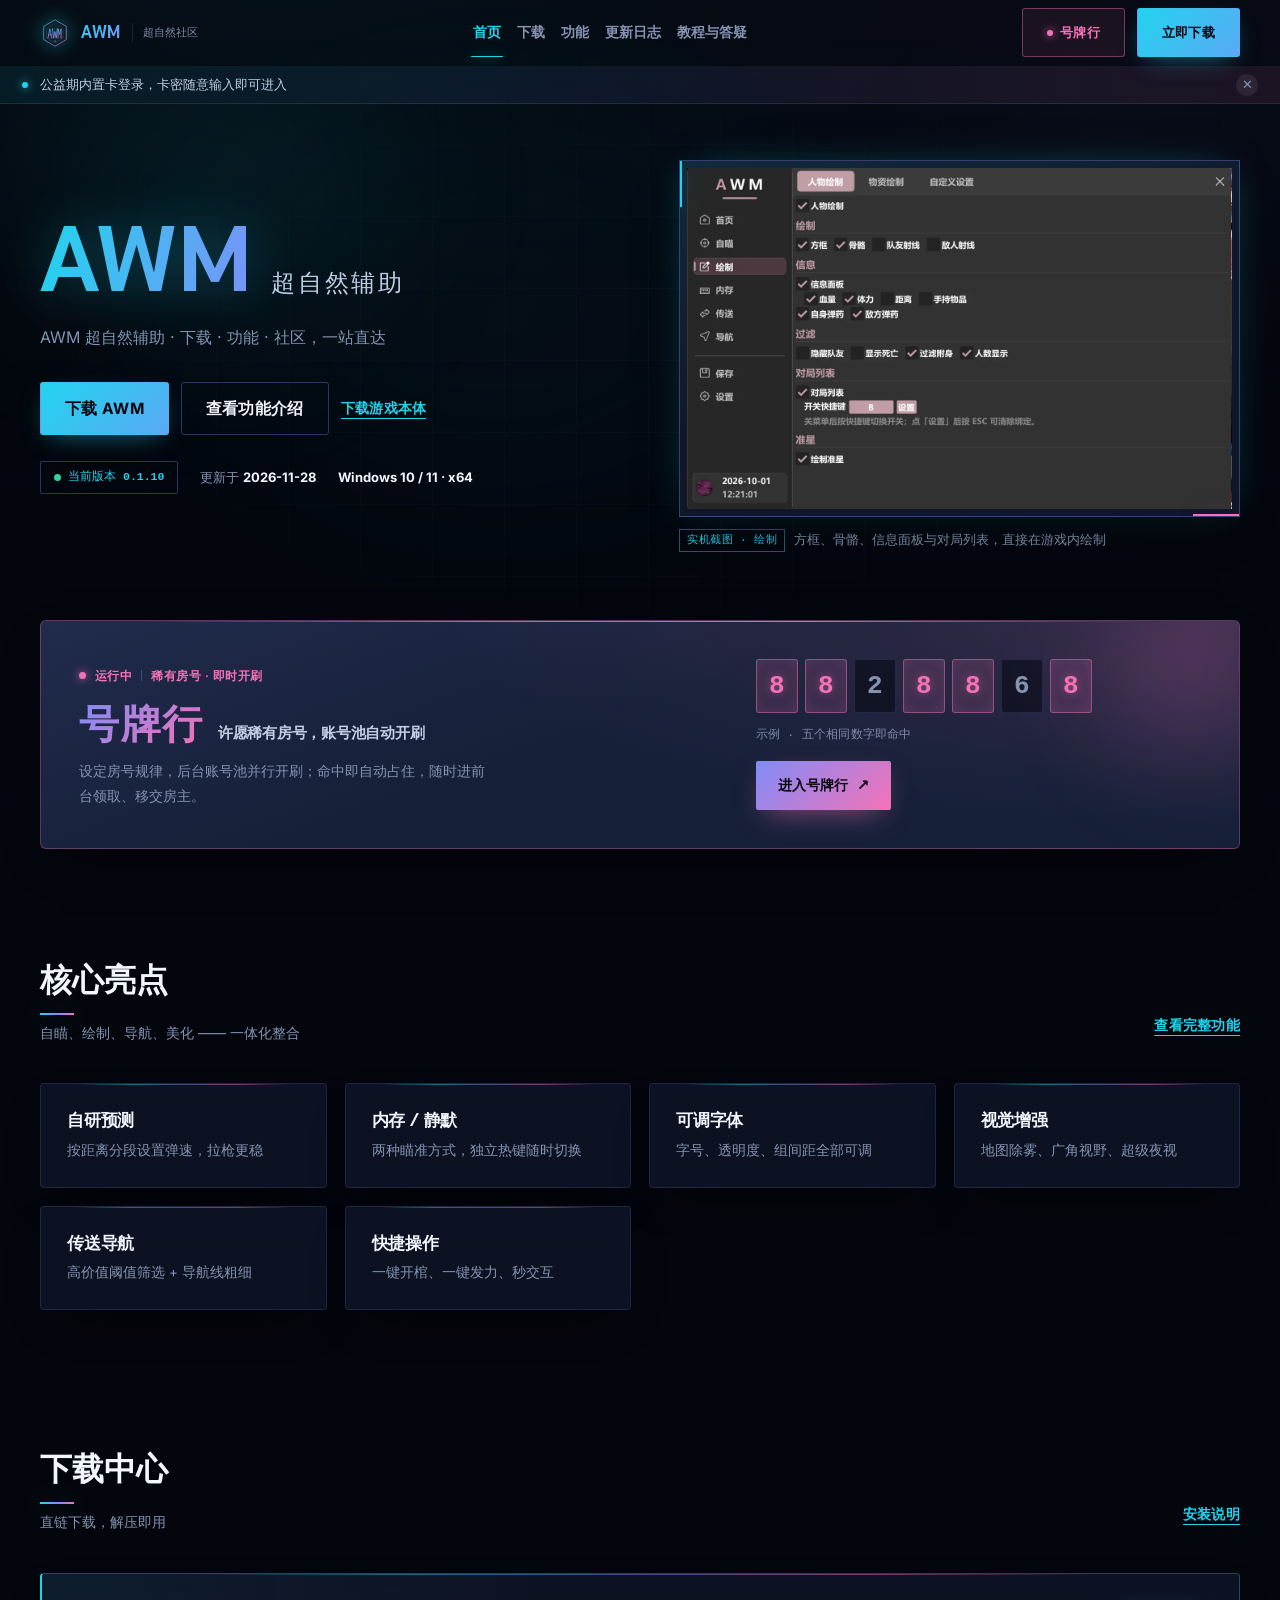
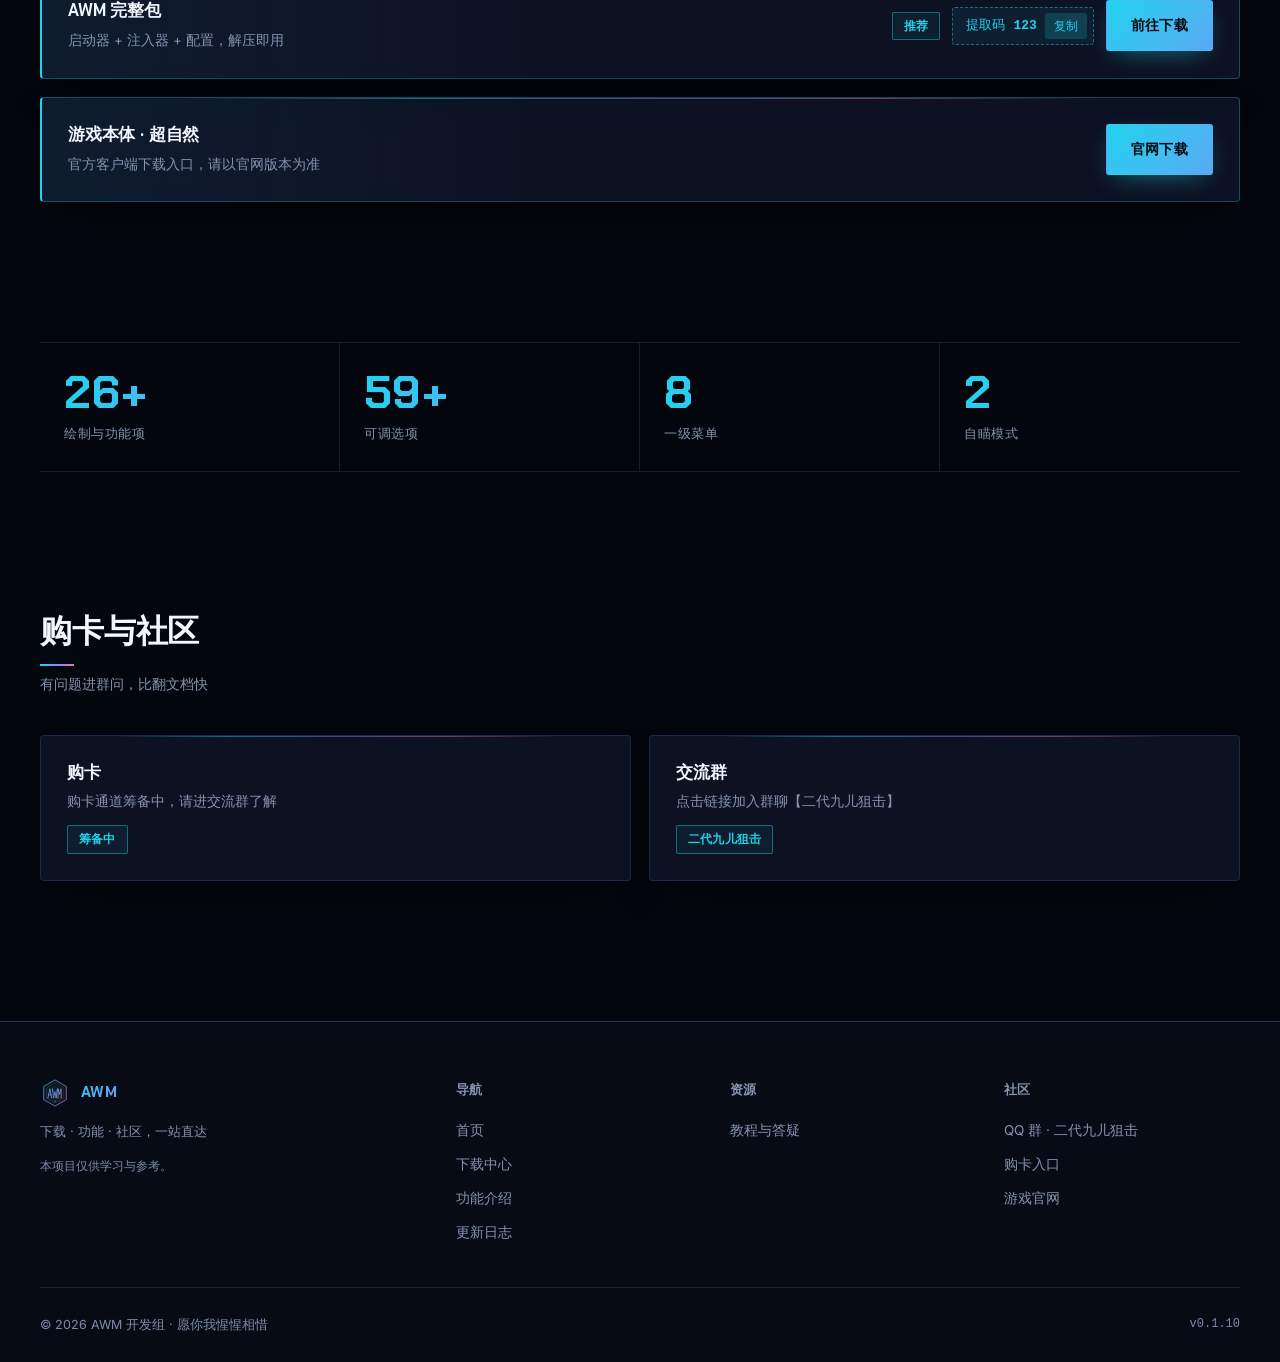
<file: index.html>
<!DOCTYPE html>
<html lang="zh-CN" data-booted="0">
<head>
<meta charset="UTF-8">
<meta name="viewport" content="width=device-width, initial-scale=1, viewport-fit=cover">
<meta name="theme-color" content="#04060d">
<meta name="color-scheme" content="dark light">
<title>AWM | 超自然辅助社区</title>
<meta name="description" content="AWM 超自然辅助 —— 下载、功能与社区一站直达。自研预测、静默辅助、绘制导航。">
<link rel="canonical" href="https://awm.yexinghan.dpdns.org/">

<meta property="og:type" content="website">
<meta property="og:site_name" content="AWM">
<meta property="og:title" content="AWM | 超自然辅助社区">
<meta property="og:description" content="AWM 超自然辅助 —— 下载、功能与社区一站直达。自研预测、静默辅助、绘制导航。">
<meta property="og:url" content="https://awm.yexinghan.dpdns.org/">
<meta property="og:image" content="https://awm.yexinghan.dpdns.org/assets/img/og-cover.png">
<meta property="og:image:width" content="1200">
<meta property="og:image:height" content="630">
<meta property="og:image:alt" content="AWM 超自然辅助">
<meta name="twitter:card" content="summary_large_image">
<meta name="twitter:title" content="AWM | 超自然辅助社区">
<meta name="twitter:description" content="AWM 超自然辅助 —— 下载、功能与社区一站直达。自研预测、静默辅助、绘制导航。">
<meta name="twitter:image" content="https://awm.yexinghan.dpdns.org/assets/img/og-cover.png">

<link rel="icon" href="./assets/img/favicon.svg" type="image/svg+xml">
<link rel="apple-touch-icon" href="./assets/img/apple-touch-icon.png">
<link rel="preload" href="./assets/fonts/Inter-400_800.woff2" as="font" type="font/woff2" crossorigin>
<link rel="preload" href="./assets/fonts/ChakraPetch-600.woff2" as="font" type="font/woff2" crossorigin>
<link rel="preload" href="./assets/fonts/ChakraPetch-700.woff2" as="font" type="font/woff2" crossorigin>

<link rel="stylesheet" href="./assets/css/app.css">

<noscript><style>
  #boot-loader { display: none !important; }
  body.is-booting { overflow: auto; }
  #app { opacity: 1 !important; }
</style></noscript>
</head>

<body class="is-booting">
<a class="skip-link" href="#main-content">跳到主内容</a>

<!-- 首次访问判定：在首帧前同步打标记，跳过动画时不会闪一下淡入 -->
<script>
(function(){
  try {
    if (sessionStorage.getItem('rs_booted') === '1') {
      document.documentElement.setAttribute('data-booted', '1');
      document.documentElement.setAttribute('data-skip-boot', '1');
    }
  } catch (e) {}
})();
</script>

<!-- ═══ 启动加载动画 ═══ -->

<div id="boot-loader" aria-hidden="true">
  <div class="boot-stage">
    <div class="boot-ring" aria-hidden="true"></div>
    <div class="boot-ring boot-ring--inner" aria-hidden="true"></div>
    <svg class="boot-ring boot-ring--dashed" viewBox="0 0 200 200" aria-hidden="true"><circle cx="100" cy="100" r="88"/></svg>
    <svg class="boot-crosshair" viewBox="0 0 200 200" aria-hidden="true">
      <line x1="100" y1="0" x2="100" y2="30"/><line x1="100" y1="170" x2="100" y2="200"/>
      <line x1="0" y1="100" x2="30" y2="100"/><line x1="170" y1="100" x2="200" y2="100"/>
    </svg>
    <div class="boot-logo">
      <svg viewBox="0 0 128 128" fill="none" aria-hidden="true">
        <defs>
          <linearGradient id="bootGrad" x1="0" y1="0" x2="1" y2="1">
            <stop offset="0%" stop-color="#22d3ee"/><stop offset="52%" stop-color="#818cf8"/><stop offset="100%" stop-color="#f472b6"/>
          </linearGradient>
        </defs>
        <path class="logo-stroke" style="--len:400" d="M64 8 L112 36 L112 92 L64 120 L16 92 L16 36 Z"/>
        <g class="logo-stroke" style="--len:280; animation-delay:.5s">
          <line x1="64" y1="30" x2="64" y2="43"/><line x1="64" y1="85" x2="64" y2="98"/>
          <line x1="30" y1="64" x2="43" y2="64"/><line x1="85" y1="64" x2="98" y2="64"/>
        </g>
        <g class="logo-stroke" style="--len:420; animation-delay:.72s">
          <path d="M34 86 L42 46"/>
          <path d="M50 86 L42 46"/>
          <path d="M37.5 72 L46.5 72"/>
          <path d="M53 46 L58 86 L63.5 58 L69 86 L74 46"/>
          <path d="M77 86 L77 46 L83.5 70 L90 46 L90 86"/>
        </g>
        <circle class="logo-solid" cx="64" cy="98" r="3" fill="#22d3ee"/>
      </svg>
    </div>
    <div class="boot-floor" aria-hidden="true"></div>
  </div>
  <div class="boot-wordmark" id="boot-wordmark" aria-hidden="true"></div>
  <div class="boot-sub" aria-hidden="true">超自然辅助</div>
  <div class="boot-progress">
    <div class="boot-bar">
      <div class="boot-bar__fill" id="boot-bar-fill"></div>
      <div class="boot-bar__shine" aria-hidden="true"></div>
    </div>
    <div class="boot-meta">
      <span>正在载入</span>
      <span class="boot-meta__pct" id="boot-pct">000%</span>
    </div>
  </div>
  <div class="boot-log" id="boot-log" aria-hidden="true"></div>
</div>
<div class="sr-only" role="status" aria-live="polite">页面正在载入</div>

<!-- ═══ 页面主体 ═══ -->
<div id="app">

  <!-- 背景场 -->
  <div class="bg-field" aria-hidden="true"></div>
  <div class="bg-scan" aria-hidden="true"></div>

  <!-- 顶部导航 -->
  <header class="nav">
    <div class="nav__inner">
      <a class="brand" href="./index.html">
        <img class="brand__mark" src="./assets/img/logo.svg" alt="" width="30" height="30">
        <span class="brand__name" data-bind="site.name">AWM</span>
        <span class="brand__tag">超自然社区</span>
      </a>
      <nav class="nav__links" aria-label="主导航">
        <a class="nav__link is-active" href="./index.html" aria-current="page">首页</a>
        <a class="nav__link" href="./download.html">下载</a>
        <a class="nav__link" href="./features.html">功能</a>
        <a class="nav__link" href="./changelog.html">更新日志</a>
        <a class="nav__link" href="./faq.html">教程与答疑</a>
      </nav>
      <div class="nav__actions">
        <a class="btn btn--sm nav__rk" href="https://room.yexinghan.dpdns.org/" data-bind-attr="href:roomkeeper.url" target="_blank" rel="noopener noreferrer"><span class="rk-dot" aria-hidden="true"></span>号牌行</a>
        <a class="btn btn--primary btn--sm" href="./download.html">立即下载</a>
        <button class="nav__burger" type="button" aria-label="打开菜单" aria-expanded="false"><span></span><span></span><span></span></button>
      </div>
    </div>
  </header>

  <!-- 移动端抽屉 -->
  <div class="nav__drawer">
    <a class="nav__link" href="./index.html">首页</a>
    <a class="nav__link" href="./download.html">下载</a>
    <a class="nav__link" href="./features.html">功能</a>
    <a class="nav__link" href="./changelog.html">更新日志</a>
    <a class="nav__link" href="./faq.html">教程与答疑</a>
    <a class="btn btn--ghost btn--block nav__rk" href="https://room.yexinghan.dpdns.org/" data-bind-attr="href:roomkeeper.url" target="_blank" rel="noopener noreferrer"><span class="rk-dot" aria-hidden="true"></span>号牌行</a>
    <a class="btn btn--primary btn--block" href="./download.html">立即下载</a>
  </div>

  <!-- 公告条 -->
  <div class="announce" data-bind-hide-empty>
    <div class="announce__inner">
      <span class="announce__icon" aria-hidden="true"></span>
      <span class="announce__text" data-bind="site.announcement">公告</span>
      <button class="announce__close" type="button" aria-label="关闭公告">✕</button>
    </div>
  </div>

  <main id="main-content">
    <!-- ══ Hero ══ -->
    <section class="hero">
      <div class="hero__glow" aria-hidden="true"></div>
      <div class="wrap hero__grid">
        <div class="hero__copy">
          <h1 class="hero__title">
            <span class="grad-text">AWM</span>
            <span class="hero__title-cn">超自然辅助</span>
          </h1>

          <p class="hero__desc">
            <span data-bind="site.full_name">AWM 超自然辅助</span> ·
            <span data-bind="site.tagline">下载 · 功能 · 社区，一站直达</span>
          </p>

          <div class="hero__cta">
            <a class="btn btn--primary btn--lg" href="./download.html">下载 AWM</a>
            <a class="btn btn--ghost btn--lg" href="./features.html">查看功能介绍</a>
            <a class="btn btn--text" href="https://www.chaoziran.com/" data-bind-attr="href:game.official_url" target="_blank" rel="noopener noreferrer">下载游戏本体</a>
          </div>

          <div class="hero__meta">
            <a class="ver-badge" href="./changelog.html" title="查看更新日志"><span class="dot"></span> 当前版本 <strong data-bind="version.current">0.0.5</strong></a>
            <span>更新于 <b data-bind="version.date">—</b></span>
            <span><b data-bind="version.platform">Windows x64</b></span>
          </div>
        </div>

        <figure class="hero__shot">
          <a class="hero__shot-frame" href="./features.html#draw" aria-label="查看绘制功能实机截图">
            <picture>
              <source type="image/webp" srcset="./assets/img/features/draw-player.webp">
              <img src="./assets/img/features/draw-player.png"
                   alt="游戏内绘制效果：方框、骨骼、信息面板与对局列表"
                   width="1348" height="844" fetchpriority="high">
            </picture>
          </a>
          <figcaption><span class="hero__shot-tag">实机截图 · 绘制</span>方框、骨骼、信息面板与对局列表，直接在游戏内绘制</figcaption>
        </figure>
      </div>
    </section>

    <!-- ══ 号牌行 · 姊妹服务（首页主入口） ══ -->
    <section class="section section--tight rk-sec" id="roomkeeper">
      <div class="wrap">
        <a class="rk-band" href="https://room.yexinghan.dpdns.org/" data-bind-attr="href:roomkeeper.url" target="_blank" rel="noopener noreferrer">
          <span class="rk-band__glow" aria-hidden="true"></span>
          <div class="rk-band__copy">
            <span class="rk-status"><span class="rk-status__dot" aria-hidden="true"></span>运行中<span class="rk-status__sep" aria-hidden="true"></span>稀有房号 · 即时开刷</span>
            <h2 class="rk-band__title">
              <span class="rk-band__name">号牌行</span>
              <span class="rk-band__sub">许愿稀有房号，账号池自动开刷</span>
            </h2>
            <p class="rk-band__desc">设定房号规律，后台账号池并行开刷；命中即自动占住，随时进前台领取、移交房主。</p>
          </div>
          <div class="rk-band__aside">
            <div class="rk-code" aria-hidden="true">
              <span class="rk-cell rk-cell--hit">8</span><span class="rk-cell rk-cell--hit">8</span><span class="rk-cell">2</span><span class="rk-cell rk-cell--hit">8</span><span class="rk-cell rk-cell--hit">8</span><span class="rk-cell">6</span><span class="rk-cell rk-cell--hit">8</span>
            </div>
            <span class="rk-code__cap">示例 · 五个相同数字即命中</span>
            <span class="rk-cta">进入号牌行<span class="rk-cta__arrow" aria-hidden="true">↗</span></span>
          </div>
        </a>
      </div>
    </section>

    <!-- ══ 亮点 ══ -->
    <section class="section section--tight" id="highlights">
      <div class="wrap">
        <div class="section-head">
          <div>
            <h2 class="section-title">核心亮点</h2>
            <p class="section-sub">自瞄、绘制、导航、美化 —— 一体化整合</p>
          </div>
          <a class="btn btn--text" href="./features.html">查看完整功能</a>
        </div>

        <div class="grid grid-3" data-list="highlights">
          <template data-tpl>
            <a class="card card--link" data-reveal data-item="url" data-item-attr="href">
              <h3 class="card__title" data-item="title">亮点</h3>
              <p class="card__desc" data-item="desc">说明</p>
            </a>
          </template>
        </div>
      </div>
    </section>

    <!-- ══ 下载 ══ -->
    <section class="section" id="download">
      <div class="wrap">
        <div class="section-head">
          <div>
            <h2 class="section-title">下载中心</h2>
            <p class="section-sub">直链下载，解压即用</p>
          </div>
          <a class="btn btn--text" href="./download.html">安装说明</a>
        </div>

        <div data-list="downloads">
          <template data-tpl>
            <div class="card card--accent" data-reveal>
              <div class="flex-between wrapx gap-4">
                <div style="flex:1;min-width:240px">
                  <h3 class="card__title" style="margin:0" data-item="name">AWM 完整包</h3>
                  <p class="card__desc mt-2" data-item="desc">启动器 + 注入器 + 配置，解压即用</p>
                </div>
                <div class="flex gap-3 wrapx" style="align-items:center">
                  <span class="badge badge--cyan" data-item="tag" data-item-if="tag">推荐</span>
                  <span class="code-box" data-item-if="pwd">
                    提取码 <b data-item="pwd">123</b>
                    <button type="button" class="code-box__copy" data-item="pwd" data-item-attr="data-copy">复制</button>
                  </span>
                  <a class="btn btn--primary" data-item="url" data-item-attr="href" target="_blank" rel="noopener noreferrer">前往下载</a>
                </div>
              </div>
            </div>
          </template>
        </div>

        <!-- 游戏本体 -->
        <div class="card card--accent mt-4" data-reveal>
          <div class="flex-between wrapx gap-4">
            <div style="flex:1;min-width:240px">
              <h3 class="card__title" style="margin:0">游戏本体 · <span data-bind="game.name">超自然</span></h3>
              <p class="card__desc mt-2" data-bind="game.desc">官方客户端下载入口</p>
            </div>
            <div class="flex gap-3 wrapx">
              <a class="btn btn--primary" href="https://www.chaoziran.com/" data-bind-attr="href:game.official_url" target="_blank" rel="noopener noreferrer">官网下载</a>
            </div>
          </div>
        </div>
      </div>
    </section>

    <!-- ══ 数据统计（去卡片化，靠分隔线成列） ══ -->
    <section class="section section--tight">
      <div class="wrap">
        <div class="stats-strip" data-reveal>
          <div class="stat">
            <div class="stat__num"><span data-count="26">0</span>+</div>
            <div class="stat__label">绘制与功能项</div>
          </div>
          <div class="stat">
            <div class="stat__num"><span data-count="60">0</span>+</div>
            <div class="stat__label">可调选项</div>
          </div>
          <div class="stat">
            <div class="stat__num"><span data-count="8">0</span></div>
            <div class="stat__label">一级菜单</div>
          </div>
          <div class="stat">
            <div class="stat__num"><span data-count="2">0</span></div>
            <div class="stat__label">自瞄模式</div>
          </div>
        </div>
      </div>
    </section>

    <!-- ══ 社区 ══ -->
    <section class="section" id="community">
      <div class="wrap">
        <div class="section-head">
          <div>
            <h2 class="section-title">购卡与社区</h2>
            <p class="section-sub">有问题进群问，比翻文档快</p>
          </div>
        </div>

        <div class="grid grid-2">
          <div class="card card--link" data-reveal data-shop-soon role="button" tabindex="0">
            <h3 class="card__title" data-bind="shop.name">购卡</h3>
            <p class="card__desc" data-bind="shop.desc">购卡通道筹备中，请进交流群了解</p>
            <div class="mt-3"><span class="badge badge--amber">筹备中</span></div>
          </div>

          <a class="card card--link" data-reveal data-bind-attr="href:community.qq_url" target="_blank" rel="noopener noreferrer">
            <h3 class="card__title">交流群</h3>
            <p class="card__desc" data-bind="community.qq_label">点击链接加入群聊【二代九儿狙击】</p>
            <div class="mt-3"><span class="badge badge--cyan">二代九儿狙击</span></div>
          </a>
        </div>
      </div>
    </section>
  </main>

  <!-- 页脚 -->
  <footer class="footer">
    <div class="wrap">
      <div class="footer__grid">
        <div>
          <div class="footer__brand">
            <img src="./assets/img/logo.svg" alt="" width="30" height="30">
            <strong class="brand__name" data-bind="site.name">AWM</strong>
          </div>
          <p class="sm dim" style="max-width:320px" data-bind="site.tagline">下载 · 功能 · 社区</p>
          <p class="xs faint mt-3">本项目仅供学习与参考。</p>
        </div>

        <div>
          <div class="footer__title">导航</div>
          <a class="footer__link" href="./index.html">首页</a>
          <a class="footer__link" href="./download.html">下载中心</a>
          <a class="footer__link" href="./features.html">功能介绍</a>
          <a class="footer__link" href="./changelog.html">更新日志</a>
        </div>

        <div>
          <div class="footer__title">资源</div>
          <a class="footer__link" href="./faq.html">教程与答疑</a>
        </div>

        <div>
          <div class="footer__title">社区</div>
          <a class="footer__link" data-bind-attr="href:community.qq_url" target="_blank" rel="noopener noreferrer">QQ 群 · 二代九儿狙击</a>
          <button class="footer__link" type="button" data-shop-soon>购卡入口</button>
          <a class="footer__link" data-bind-attr="href:game.official_url" target="_blank" rel="noopener noreferrer">游戏官网</a>
        </div>
      </div>

      <div class="footer__bottom">
        <span>© <span data-year>2026</span> <span data-bind="site.author">AWM 开发组</span> · <span data-bind="site.footer_note">愿你我惺惺相惜</span></span>
        <span class="mono xs faint">v<span data-bind="version.current">0.0.5</span></span>
      </div>
    </div>
  </footer>

  <button class="to-top" type="button" aria-label="返回顶部">↑</button>
</div>

<script src="./assets/js/config.js"></script>
<script src="./assets/js/config-loader.js"></script>
<script src="./assets/js/loader.js"></script>
<script src="./assets/js/main.js"></script>
<script type="application/ld+json">
{"@context":"https://schema.org","@type":"SoftwareApplication","name":"AWM 超自然辅助","applicationCategory":"UtilitiesApplication","operatingSystem":"Windows 10, Windows 11","softwareVersion":"0.1.10","url":"https://awm.yexinghan.dpdns.org/","downloadUrl":"https://awm.yexinghan.dpdns.org/download.html"}
</script>
</body>
</html>
</file>
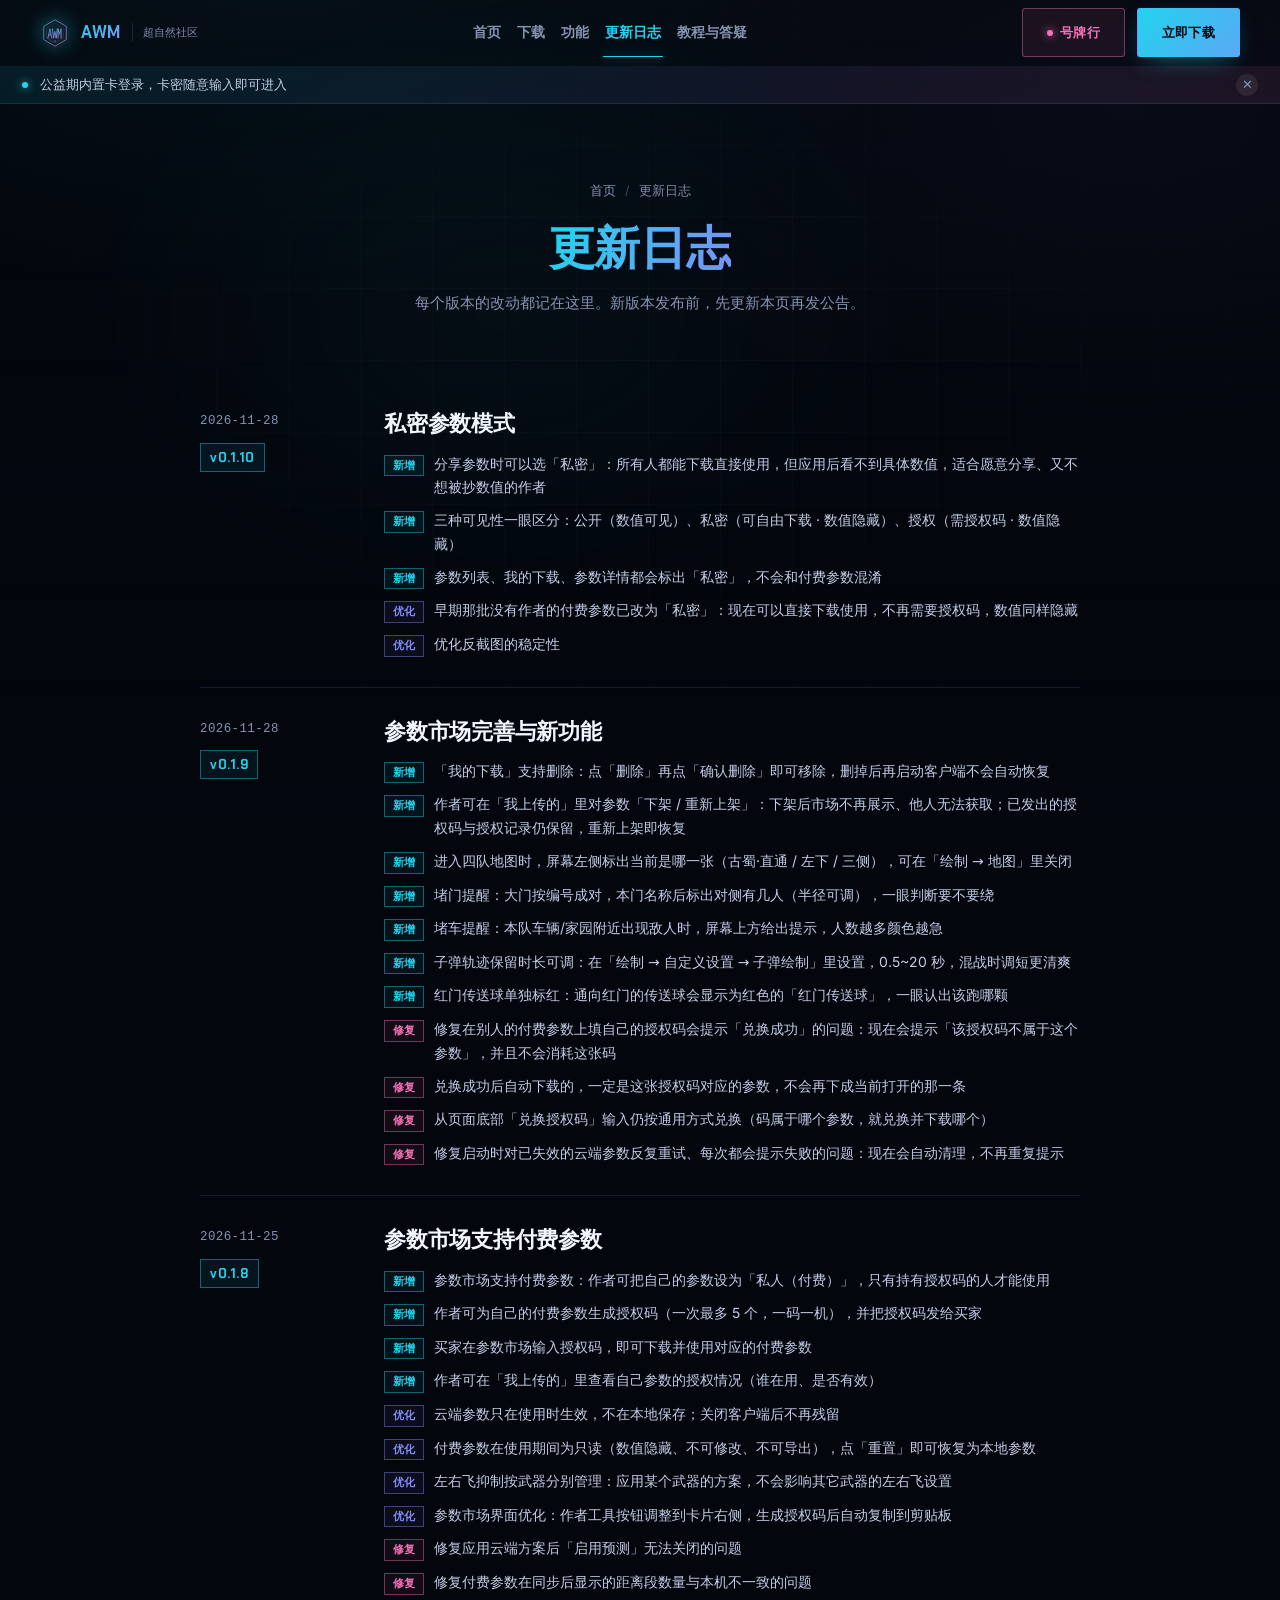
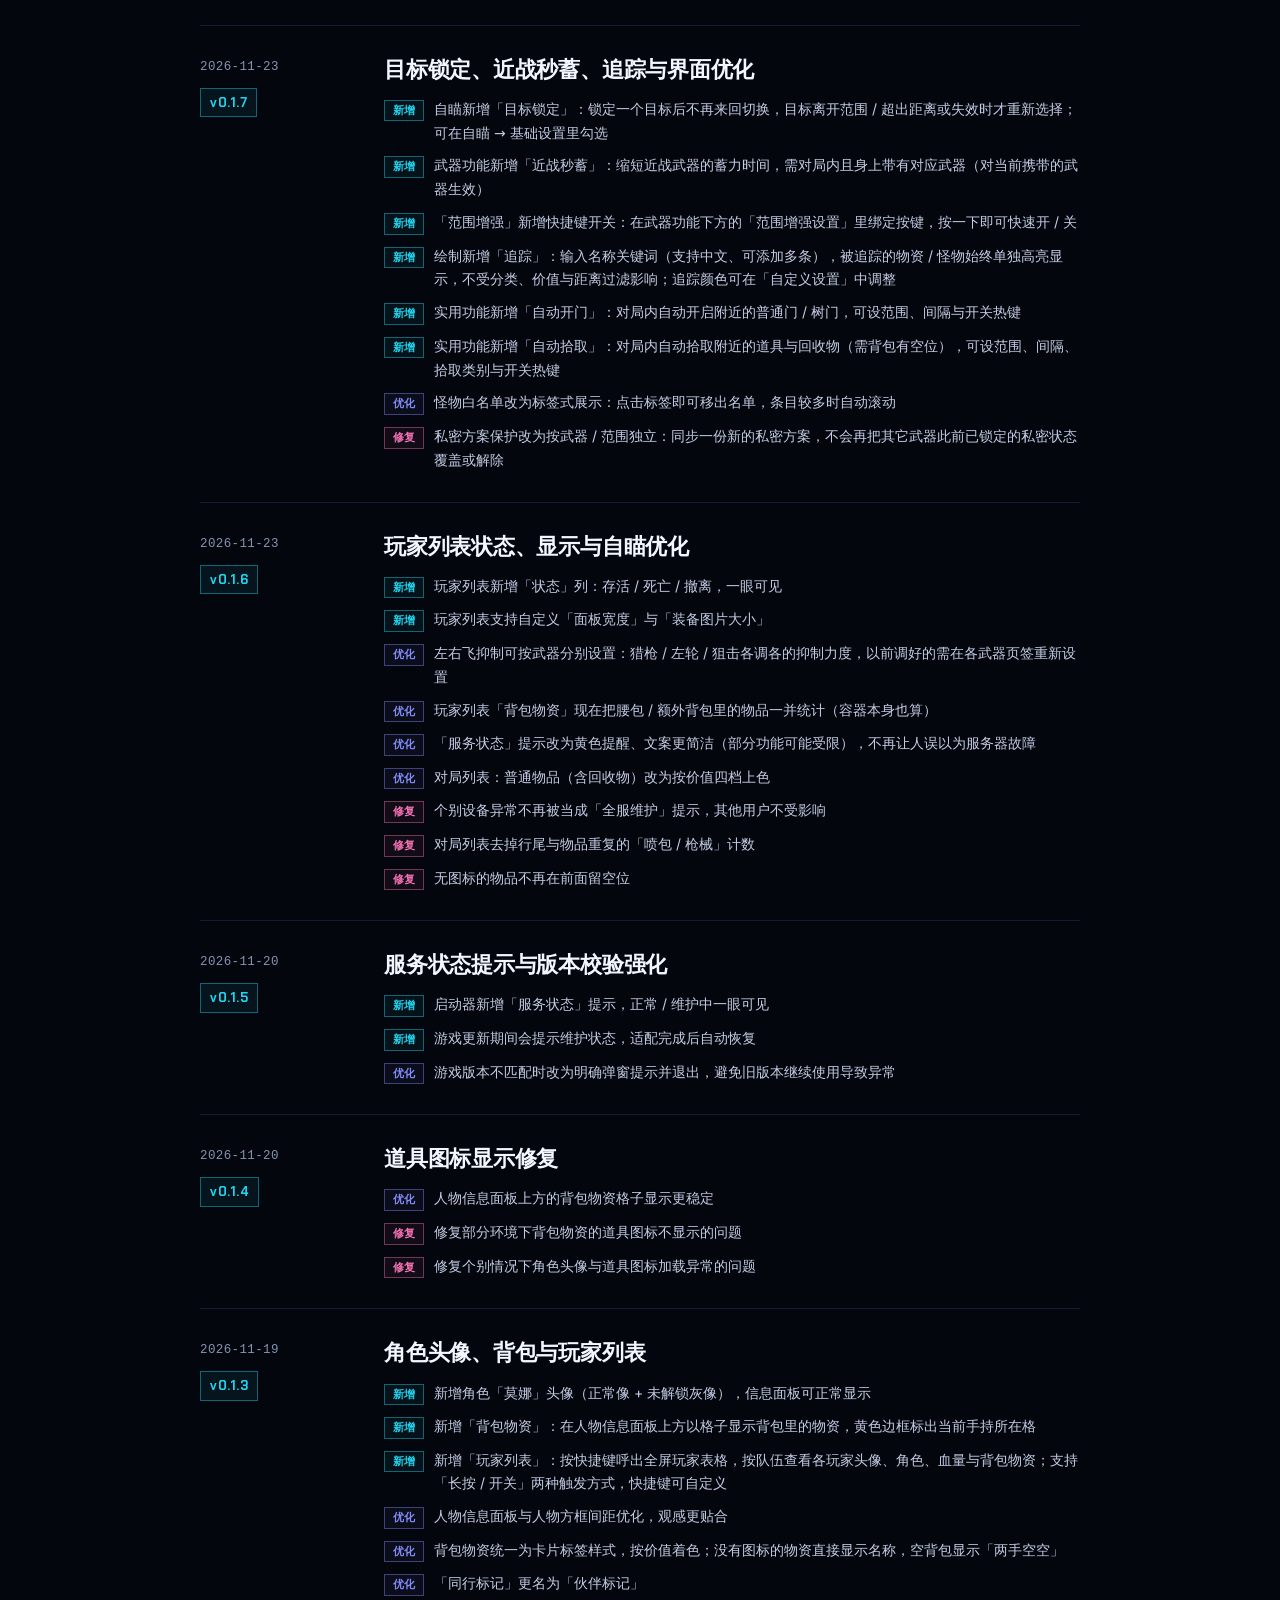
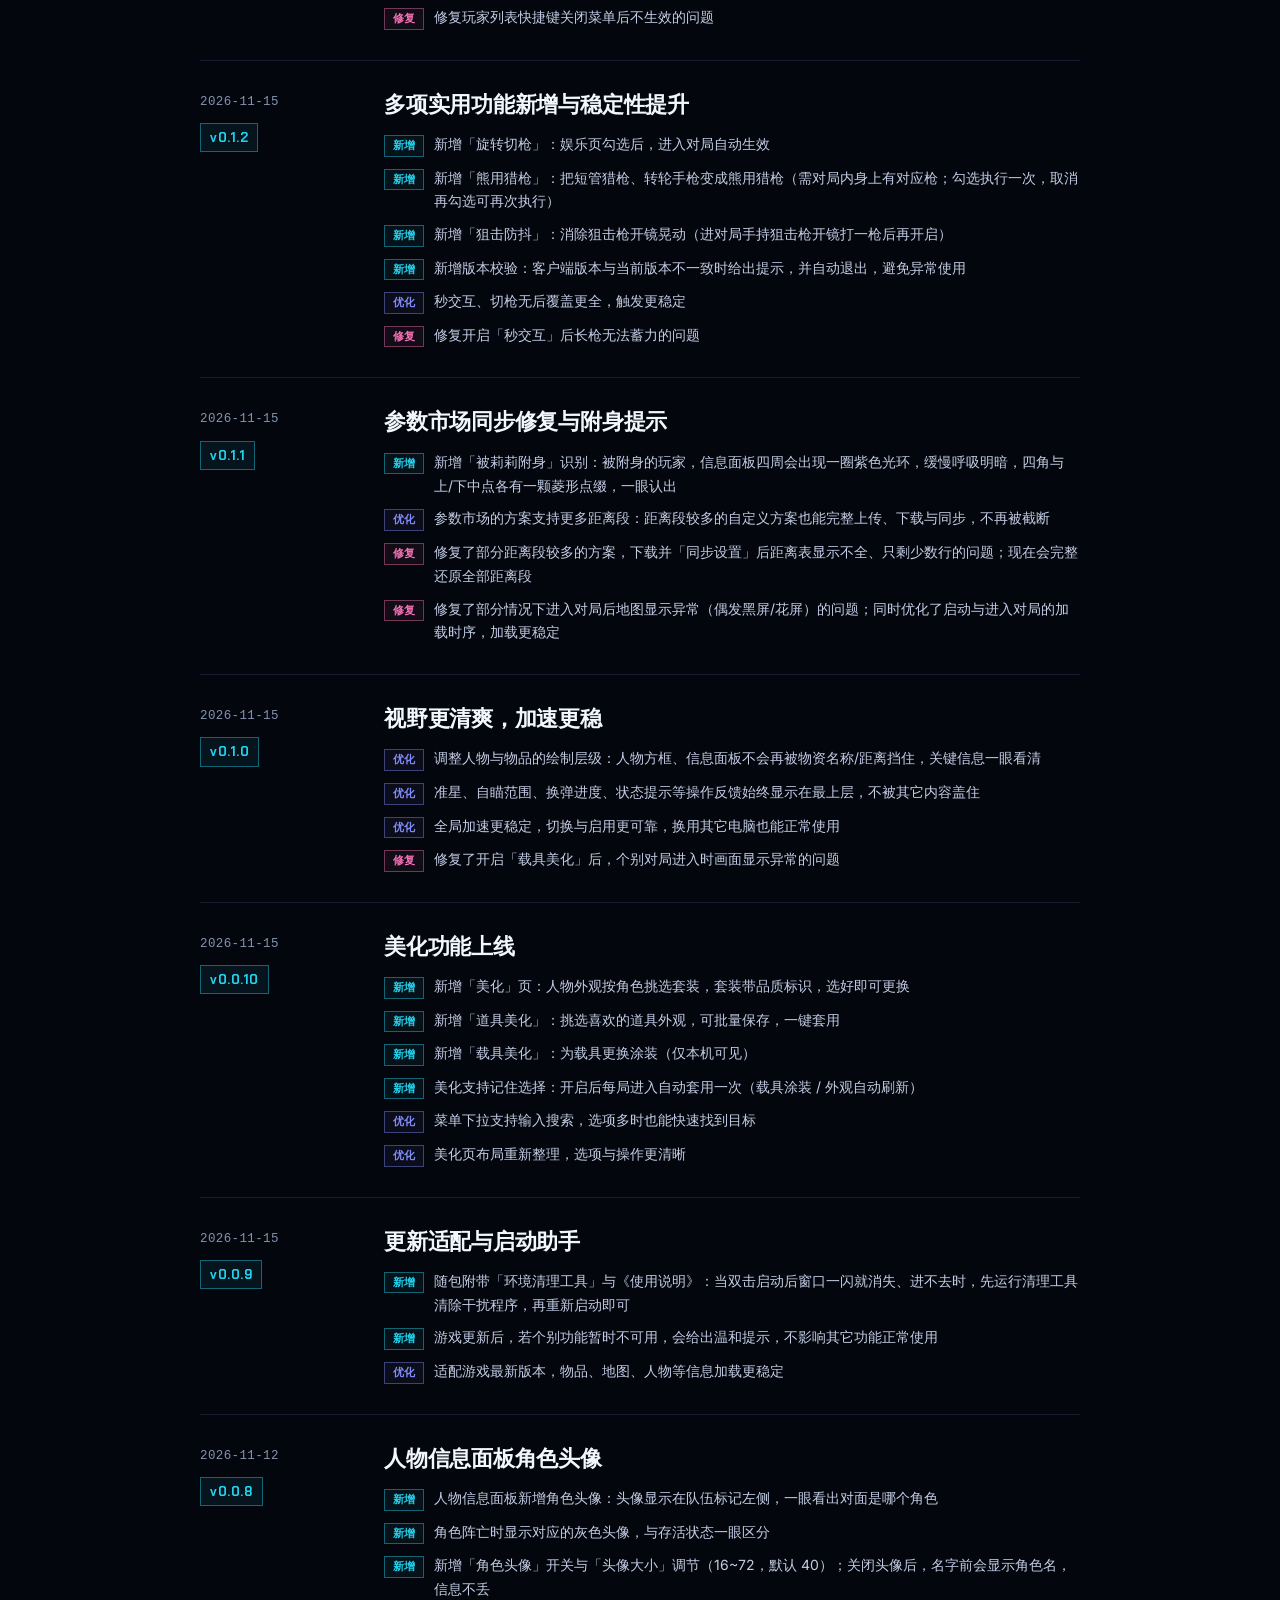
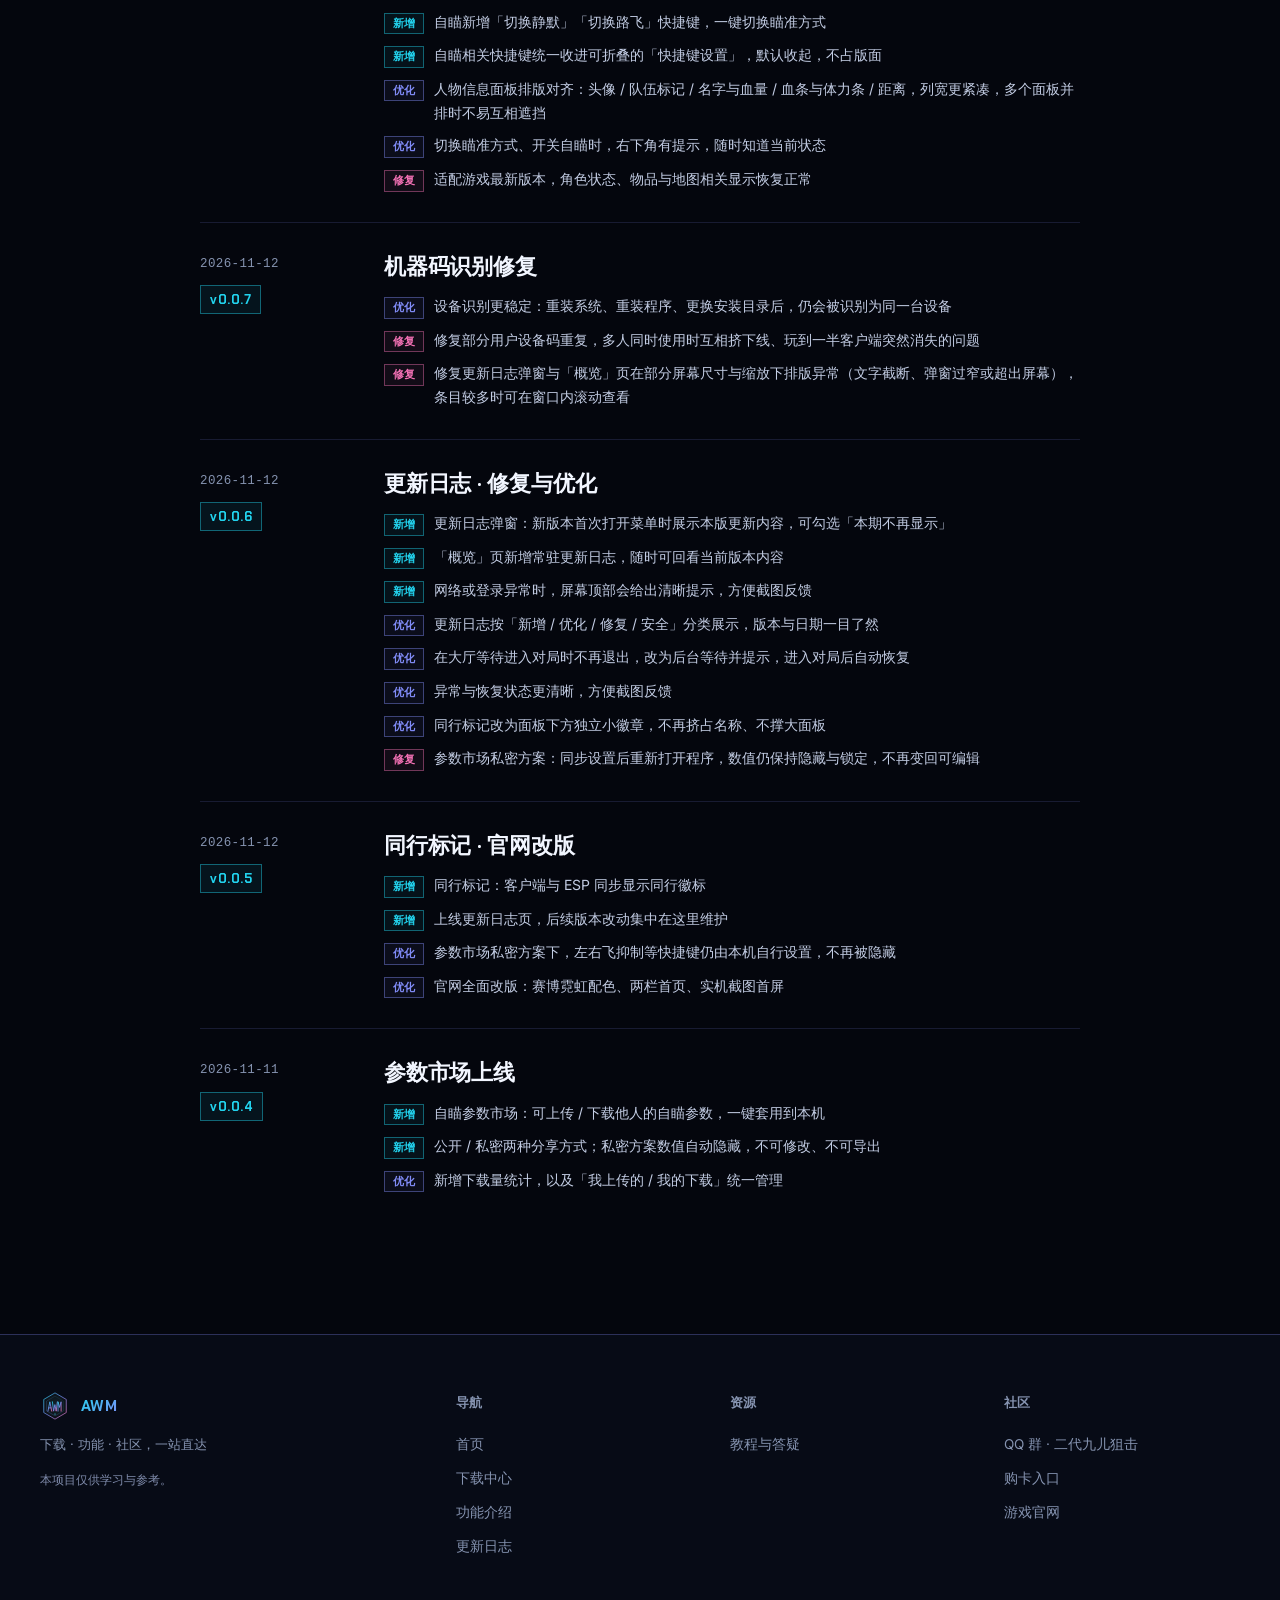
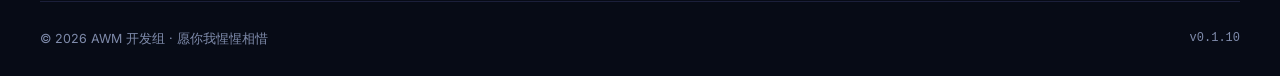
<file: changelog.html>
<!DOCTYPE html>
<html lang="zh-CN" data-booted="0">
<head>
<meta charset="UTF-8">
<meta name="viewport" content="width=device-width, initial-scale=1, viewport-fit=cover">
<meta name="theme-color" content="#04060d">
<meta name="color-scheme" content="dark light">
<title>更新日志 | AWM</title>
<meta name="description" content="AWM 超自然辅助更新日志 —— 每个版本的改动、优化与修复，按时间倒序。">
<link rel="canonical" href="https://awm.yexinghan.dpdns.org/changelog.html">

<meta property="og:type" content="website">
<meta property="og:site_name" content="AWM">
<meta property="og:title" content="更新日志 | AWM">
<meta property="og:description" content="AWM 超自然辅助更新日志 —— 每个版本的改动、优化与修复，按时间倒序。">
<meta property="og:url" content="https://awm.yexinghan.dpdns.org/changelog.html">
<meta property="og:image" content="https://awm.yexinghan.dpdns.org/assets/img/og-cover.png">
<meta property="og:image:width" content="1200">
<meta property="og:image:height" content="630">
<meta property="og:image:alt" content="AWM 超自然辅助">
<meta name="twitter:card" content="summary_large_image">
<meta name="twitter:title" content="更新日志 | AWM">
<meta name="twitter:description" content="AWM 超自然辅助更新日志 —— 每个版本的改动、优化与修复，按时间倒序。">
<meta name="twitter:image" content="https://awm.yexinghan.dpdns.org/assets/img/og-cover.png">

<link rel="icon" href="./assets/img/favicon.svg" type="image/svg+xml">
<link rel="apple-touch-icon" href="./assets/img/apple-touch-icon.png">
<link rel="preload" href="./assets/fonts/Inter-400_800.woff2" as="font" type="font/woff2" crossorigin>
<link rel="preload" href="./assets/fonts/ChakraPetch-600.woff2" as="font" type="font/woff2" crossorigin>
<link rel="preload" href="./assets/fonts/ChakraPetch-700.woff2" as="font" type="font/woff2" crossorigin>

<link rel="stylesheet" href="./assets/css/app.css">

<noscript><style>
  #boot-loader { display: none !important; }
  body.is-booting { overflow: auto; }
  #app { opacity: 1 !important; }
</style></noscript>
</head>

<body class="is-booting">
<a class="skip-link" href="#main-content">跳到主内容</a>

<!-- 首次访问判定：在首帧前同步打标记，跳过动画时不会闪一下淡入 -->
<script>
(function(){
  try {
    if (sessionStorage.getItem('rs_booted') === '1') {
      document.documentElement.setAttribute('data-booted', '1');
      document.documentElement.setAttribute('data-skip-boot', '1');
    }
  } catch (e) {}
})();
</script>

<!-- ═══ 启动加载动画 ═══ -->

<div id="boot-loader" aria-hidden="true">
  <div class="boot-stage">
    <div class="boot-ring" aria-hidden="true"></div>
    <div class="boot-ring boot-ring--inner" aria-hidden="true"></div>
    <svg class="boot-ring boot-ring--dashed" viewBox="0 0 200 200" aria-hidden="true"><circle cx="100" cy="100" r="88"/></svg>
    <svg class="boot-crosshair" viewBox="0 0 200 200" aria-hidden="true">
      <line x1="100" y1="0" x2="100" y2="30"/><line x1="100" y1="170" x2="100" y2="200"/>
      <line x1="0" y1="100" x2="30" y2="100"/><line x1="170" y1="100" x2="200" y2="100"/>
    </svg>
    <div class="boot-logo">
      <svg viewBox="0 0 128 128" fill="none" aria-hidden="true">
        <defs>
          <linearGradient id="bootGrad" x1="0" y1="0" x2="1" y2="1">
            <stop offset="0%" stop-color="#22d3ee"/><stop offset="52%" stop-color="#818cf8"/><stop offset="100%" stop-color="#f472b6"/>
          </linearGradient>
        </defs>
        <path class="logo-stroke" style="--len:400" d="M64 8 L112 36 L112 92 L64 120 L16 92 L16 36 Z"/>
        <g class="logo-stroke" style="--len:280; animation-delay:.5s">
          <line x1="64" y1="30" x2="64" y2="43"/><line x1="64" y1="85" x2="64" y2="98"/>
          <line x1="30" y1="64" x2="43" y2="64"/><line x1="85" y1="64" x2="98" y2="64"/>
        </g>
        <g class="logo-stroke" style="--len:420; animation-delay:.72s">
          <path d="M34 86 L42 46"/>
          <path d="M50 86 L42 46"/>
          <path d="M37.5 72 L46.5 72"/>
          <path d="M53 46 L58 86 L63.5 58 L69 86 L74 46"/>
          <path d="M77 86 L77 46 L83.5 70 L90 46 L90 86"/>
        </g>
        <circle class="logo-solid" cx="64" cy="98" r="3" fill="#22d3ee"/>
      </svg>
    </div>
    <div class="boot-floor" aria-hidden="true"></div>
  </div>
  <div class="boot-wordmark" id="boot-wordmark" aria-hidden="true"></div>
  <div class="boot-sub" aria-hidden="true">超自然辅助</div>
  <div class="boot-progress">
    <div class="boot-bar">
      <div class="boot-bar__fill" id="boot-bar-fill"></div>
      <div class="boot-bar__shine" aria-hidden="true"></div>
    </div>
    <div class="boot-meta">
      <span>正在载入</span>
      <span class="boot-meta__pct" id="boot-pct">000%</span>
    </div>
  </div>
  <div class="boot-log" id="boot-log" aria-hidden="true"></div>
</div>
<div class="sr-only" role="status" aria-live="polite">页面正在载入</div>

<!-- ═══ 页面主体 ═══ -->
<div id="app">

  <!-- 背景场 -->
  <div class="bg-field" aria-hidden="true"></div>
  <div class="bg-scan" aria-hidden="true"></div>

  <!-- 顶部导航 -->
  <header class="nav">
    <div class="nav__inner">
      <a class="brand" href="./index.html">
        <img class="brand__mark" src="./assets/img/logo.svg" alt="" width="30" height="30">
        <span class="brand__name" data-bind="site.name">AWM</span>
        <span class="brand__tag">超自然社区</span>
      </a>
      <nav class="nav__links" aria-label="主导航">
        <a class="nav__link" href="./index.html">首页</a>
        <a class="nav__link" href="./download.html">下载</a>
        <a class="nav__link" href="./features.html">功能</a>
        <a class="nav__link is-active" href="./changelog.html" aria-current="page">更新日志</a>
        <a class="nav__link" href="./faq.html">教程与答疑</a>
      </nav>
      <div class="nav__actions">
        <a class="btn btn--sm nav__rk" href="https://room.yexinghan.dpdns.org/" data-bind-attr="href:roomkeeper.url" target="_blank" rel="noopener noreferrer"><span class="rk-dot" aria-hidden="true"></span>号牌行</a>
        <a class="btn btn--primary btn--sm" href="./download.html">立即下载</a>
        <button class="nav__burger" type="button" aria-label="打开菜单" aria-expanded="false"><span></span><span></span><span></span></button>
      </div>
    </div>
  </header>

  <!-- 移动端抽屉 -->
  <div class="nav__drawer">
    <a class="nav__link" href="./index.html">首页</a>
    <a class="nav__link" href="./download.html">下载</a>
    <a class="nav__link" href="./features.html">功能</a>
    <a class="nav__link" href="./changelog.html">更新日志</a>
    <a class="nav__link" href="./faq.html">教程与答疑</a>
    <a class="btn btn--ghost btn--block nav__rk" href="https://room.yexinghan.dpdns.org/" data-bind-attr="href:roomkeeper.url" target="_blank" rel="noopener noreferrer"><span class="rk-dot" aria-hidden="true"></span>号牌行</a>
    <a class="btn btn--primary btn--block" href="./download.html">立即下载</a>
  </div>

  <!-- 公告条 -->
  <div class="announce" data-bind-hide-empty>
    <div class="announce__inner">
      <span class="announce__icon" aria-hidden="true"></span>
      <span class="announce__text" data-bind="site.announcement">公告</span>
      <button class="announce__close" type="button" aria-label="关闭公告">✕</button>
    </div>
  </div>

  <main id="main-content">
    <!-- ══ 页头 ══ -->
    <section class="page-head">
      <div class="wrap">
        <div class="crumb"><a href="./index.html">首页</a><span>/</span>更新日志</div>
        <h1 class="page-head__title"><span class="grad-text">更新日志</span></h1>
        <p class="page-head__desc">
          每个版本的改动都记在这里。新版本发布前，先更新本页再发公告。
        </p>
      </div>
    </section>

    <section class="section section--tight">
      <div class="wrap">
        <div class="changelog">
          
          <article class="log-entry" data-reveal>
            <div class="log-meta">
              <time class="log-date" datetime="2026-11-28">2026-11-28</time>
              <span class="log-ver">v0.1.10</span>
            </div>
            <div class="log-body">
              <h2 class="log-title">私密参数模式</h2>
              <ul class="log-list"><li><span class="log-tag log-tag--new">新增</span><span>分享参数时可以选「私密」：所有人都能下载直接使用，但应用后看不到具体数值，适合愿意分享、又不想被抄数值的作者</span></li><li><span class="log-tag log-tag--new">新增</span><span>三种可见性一眼区分：公开（数值可见）、私密（可自由下载 · 数值隐藏）、授权（需授权码 · 数值隐藏）</span></li><li><span class="log-tag log-tag--new">新增</span><span>参数列表、我的下载、参数详情都会标出「私密」，不会和付费参数混淆</span></li><li><span class="log-tag log-tag--opt">优化</span><span>早期那批没有作者的付费参数已改为「私密」：现在可以直接下载使用，不再需要授权码，数值同样隐藏</span></li><li><span class="log-tag log-tag--opt">优化</span><span>优化反截图的稳定性</span></li></ul>
            </div>
          </article>
          <article class="log-entry" data-reveal>
            <div class="log-meta">
              <time class="log-date" datetime="2026-11-28">2026-11-28</time>
              <span class="log-ver">v0.1.9</span>
            </div>
            <div class="log-body">
              <h2 class="log-title">参数市场完善与新功能</h2>
              <ul class="log-list"><li><span class="log-tag log-tag--new">新增</span><span>「我的下载」支持删除：点「删除」再点「确认删除」即可移除，删掉后再启动客户端不会自动恢复</span></li><li><span class="log-tag log-tag--new">新增</span><span>作者可在「我上传的」里对参数「下架 / 重新上架」：下架后市场不再展示、他人无法获取；已发出的授权码与授权记录仍保留，重新上架即恢复</span></li><li><span class="log-tag log-tag--new">新增</span><span>进入四队地图时，屏幕左侧标出当前是哪一张（古蜀·直通 / 左下 / 三侧），可在「绘制 → 地图」里关闭</span></li><li><span class="log-tag log-tag--new">新增</span><span>堵门提醒：大门按编号成对，本门名称后标出对侧有几人（半径可调），一眼判断要不要绕</span></li><li><span class="log-tag log-tag--new">新增</span><span>堵车提醒：本队车辆/家园附近出现敌人时，屏幕上方给出提示，人数越多颜色越急</span></li><li><span class="log-tag log-tag--new">新增</span><span>子弹轨迹保留时长可调：在「绘制 → 自定义设置 → 子弹绘制」里设置，0.5~20 秒，混战时调短更清爽</span></li><li><span class="log-tag log-tag--new">新增</span><span>红门传送球单独标红：通向红门的传送球会显示为红色的「红门传送球」，一眼认出该跑哪颗</span></li><li><span class="log-tag log-tag--fix">修复</span><span>修复在别人的付费参数上填自己的授权码会提示「兑换成功」的问题：现在会提示「该授权码不属于这个参数」，并且不会消耗这张码</span></li><li><span class="log-tag log-tag--fix">修复</span><span>兑换成功后自动下载的，一定是这张授权码对应的参数，不会再下成当前打开的那一条</span></li><li><span class="log-tag log-tag--fix">修复</span><span>从页面底部「兑换授权码」输入仍按通用方式兑换（码属于哪个参数，就兑换并下载哪个）</span></li><li><span class="log-tag log-tag--fix">修复</span><span>修复启动时对已失效的云端参数反复重试、每次都会提示失败的问题：现在会自动清理，不再重复提示</span></li></ul>
            </div>
          </article>
          <article class="log-entry" data-reveal>
            <div class="log-meta">
              <time class="log-date" datetime="2026-11-25">2026-11-25</time>
              <span class="log-ver">v0.1.8</span>
            </div>
            <div class="log-body">
              <h2 class="log-title">参数市场支持付费参数</h2>
              <ul class="log-list"><li><span class="log-tag log-tag--new">新增</span><span>参数市场支持付费参数：作者可把自己的参数设为「私人（付费）」，只有持有授权码的人才能使用</span></li><li><span class="log-tag log-tag--new">新增</span><span>作者可为自己的付费参数生成授权码（一次最多 5 个，一码一机），并把授权码发给买家</span></li><li><span class="log-tag log-tag--new">新增</span><span>买家在参数市场输入授权码，即可下载并使用对应的付费参数</span></li><li><span class="log-tag log-tag--new">新增</span><span>作者可在「我上传的」里查看自己参数的授权情况（谁在用、是否有效）</span></li><li><span class="log-tag log-tag--opt">优化</span><span>云端参数只在使用时生效，不在本地保存；关闭客户端后不再残留</span></li><li><span class="log-tag log-tag--opt">优化</span><span>付费参数在使用期间为只读（数值隐藏、不可修改、不可导出），点「重置」即可恢复为本地参数</span></li><li><span class="log-tag log-tag--opt">优化</span><span>左右飞抑制按武器分别管理：应用某个武器的方案，不会影响其它武器的左右飞设置</span></li><li><span class="log-tag log-tag--opt">优化</span><span>参数市场界面优化：作者工具按钮调整到卡片右侧，生成授权码后自动复制到剪贴板</span></li><li><span class="log-tag log-tag--fix">修复</span><span>修复应用云端方案后「启用预测」无法关闭的问题</span></li><li><span class="log-tag log-tag--fix">修复</span><span>修复付费参数在同步后显示的距离段数量与本机不一致的问题</span></li></ul>
            </div>
          </article>
          <article class="log-entry" data-reveal>
            <div class="log-meta">
              <time class="log-date" datetime="2026-11-23">2026-11-23</time>
              <span class="log-ver">v0.1.7</span>
            </div>
            <div class="log-body">
              <h2 class="log-title">目标锁定、近战秒蓄、追踪与界面优化</h2>
              <ul class="log-list"><li><span class="log-tag log-tag--new">新增</span><span>自瞄新增「目标锁定」：锁定一个目标后不再来回切换，目标离开范围 / 超出距离或失效时才重新选择；可在自瞄 → 基础设置里勾选</span></li><li><span class="log-tag log-tag--new">新增</span><span>武器功能新增「近战秒蓄」：缩短近战武器的蓄力时间，需对局内且身上带有对应武器（对当前携带的武器生效）</span></li><li><span class="log-tag log-tag--new">新增</span><span>「范围增强」新增快捷键开关：在武器功能下方的「范围增强设置」里绑定按键，按一下即可快速开 / 关</span></li><li><span class="log-tag log-tag--new">新增</span><span>绘制新增「追踪」：输入名称关键词（支持中文、可添加多条），被追踪的物资 / 怪物始终单独高亮显示，不受分类、价值与距离过滤影响；追踪颜色可在「自定义设置」中调整</span></li><li><span class="log-tag log-tag--new">新增</span><span>实用功能新增「自动开门」：对局内自动开启附近的普通门 / 树门，可设范围、间隔与开关热键</span></li><li><span class="log-tag log-tag--new">新增</span><span>实用功能新增「自动拾取」：对局内自动拾取附近的道具与回收物（需背包有空位），可设范围、间隔、拾取类别与开关热键</span></li><li><span class="log-tag log-tag--opt">优化</span><span>怪物白名单改为标签式展示：点击标签即可移出名单，条目较多时自动滚动</span></li><li><span class="log-tag log-tag--fix">修复</span><span>私密方案保护改为按武器 / 范围独立：同步一份新的私密方案，不会再把其它武器此前已锁定的私密状态覆盖或解除</span></li></ul>
            </div>
          </article>
          <article class="log-entry" data-reveal>
            <div class="log-meta">
              <time class="log-date" datetime="2026-11-23">2026-11-23</time>
              <span class="log-ver">v0.1.6</span>
            </div>
            <div class="log-body">
              <h2 class="log-title">玩家列表状态、显示与自瞄优化</h2>
              <ul class="log-list"><li><span class="log-tag log-tag--new">新增</span><span>玩家列表新增「状态」列：存活 / 死亡 / 撤离，一眼可见</span></li><li><span class="log-tag log-tag--new">新增</span><span>玩家列表支持自定义「面板宽度」与「装备图片大小」</span></li><li><span class="log-tag log-tag--opt">优化</span><span>左右飞抑制可按武器分别设置：猎枪 / 左轮 / 狙击各调各的抑制力度，以前调好的需在各武器页签重新设置</span></li><li><span class="log-tag log-tag--opt">优化</span><span>玩家列表「背包物资」现在把腰包 / 额外背包里的物品一并统计（容器本身也算）</span></li><li><span class="log-tag log-tag--opt">优化</span><span>「服务状态」提示改为黄色提醒、文案更简洁（部分功能可能受限），不再让人误以为服务器故障</span></li><li><span class="log-tag log-tag--opt">优化</span><span>对局列表：普通物品（含回收物）改为按价值四档上色</span></li><li><span class="log-tag log-tag--fix">修复</span><span>个别设备异常不再被当成「全服维护」提示，其他用户不受影响</span></li><li><span class="log-tag log-tag--fix">修复</span><span>对局列表去掉行尾与物品重复的「喷包 / 枪械」计数</span></li><li><span class="log-tag log-tag--fix">修复</span><span>无图标的物品不再在前面留空位</span></li></ul>
            </div>
          </article>
          <article class="log-entry" data-reveal>
            <div class="log-meta">
              <time class="log-date" datetime="2026-11-20">2026-11-20</time>
              <span class="log-ver">v0.1.5</span>
            </div>
            <div class="log-body">
              <h2 class="log-title">服务状态提示与版本校验强化</h2>
              <ul class="log-list"><li><span class="log-tag log-tag--new">新增</span><span>启动器新增「服务状态」提示，正常 / 维护中一眼可见</span></li><li><span class="log-tag log-tag--new">新增</span><span>游戏更新期间会提示维护状态，适配完成后自动恢复</span></li><li><span class="log-tag log-tag--opt">优化</span><span>游戏版本不匹配时改为明确弹窗提示并退出，避免旧版本继续使用导致异常</span></li></ul>
            </div>
          </article>
          <article class="log-entry" data-reveal>
            <div class="log-meta">
              <time class="log-date" datetime="2026-11-20">2026-11-20</time>
              <span class="log-ver">v0.1.4</span>
            </div>
            <div class="log-body">
              <h2 class="log-title">道具图标显示修复</h2>
              <ul class="log-list"><li><span class="log-tag log-tag--opt">优化</span><span>人物信息面板上方的背包物资格子显示更稳定</span></li><li><span class="log-tag log-tag--fix">修复</span><span>修复部分环境下背包物资的道具图标不显示的问题</span></li><li><span class="log-tag log-tag--fix">修复</span><span>修复个别情况下角色头像与道具图标加载异常的问题</span></li></ul>
            </div>
          </article>
          <article class="log-entry" data-reveal>
            <div class="log-meta">
              <time class="log-date" datetime="2026-11-19">2026-11-19</time>
              <span class="log-ver">v0.1.3</span>
            </div>
            <div class="log-body">
              <h2 class="log-title">角色头像、背包与玩家列表</h2>
              <ul class="log-list"><li><span class="log-tag log-tag--new">新增</span><span>新增角色「莫娜」头像（正常像 + 未解锁灰像），信息面板可正常显示</span></li><li><span class="log-tag log-tag--new">新增</span><span>新增「背包物资」：在人物信息面板上方以格子显示背包里的物资，黄色边框标出当前手持所在格</span></li><li><span class="log-tag log-tag--new">新增</span><span>新增「玩家列表」：按快捷键呼出全屏玩家表格，按队伍查看各玩家头像、角色、血量与背包物资；支持「长按 / 开关」两种触发方式，快捷键可自定义</span></li><li><span class="log-tag log-tag--opt">优化</span><span>人物信息面板与人物方框间距优化，观感更贴合</span></li><li><span class="log-tag log-tag--opt">优化</span><span>背包物资统一为卡片标签样式，按价值着色；没有图标的物资直接显示名称，空背包显示「两手空空」</span></li><li><span class="log-tag log-tag--opt">优化</span><span>「同行标记」更名为「伙伴标记」</span></li><li><span class="log-tag log-tag--fix">修复</span><span>修复玩家列表快捷键关闭菜单后不生效的问题</span></li></ul>
            </div>
          </article>
          <article class="log-entry" data-reveal>
            <div class="log-meta">
              <time class="log-date" datetime="2026-11-15">2026-11-15</time>
              <span class="log-ver">v0.1.2</span>
            </div>
            <div class="log-body">
              <h2 class="log-title">多项实用功能新增与稳定性提升</h2>
              <ul class="log-list"><li><span class="log-tag log-tag--new">新增</span><span>新增「旋转切枪」：娱乐页勾选后，进入对局自动生效</span></li><li><span class="log-tag log-tag--new">新增</span><span>新增「熊用猎枪」：把短管猎枪、转轮手枪变成熊用猎枪（需对局内身上有对应枪；勾选执行一次，取消再勾选可再次执行）</span></li><li><span class="log-tag log-tag--new">新增</span><span>新增「狙击防抖」：消除狙击枪开镜晃动（进对局手持狙击枪开镜打一枪后再开启）</span></li><li><span class="log-tag log-tag--new">新增</span><span>新增版本校验：客户端版本与当前版本不一致时给出提示，并自动退出，避免异常使用</span></li><li><span class="log-tag log-tag--opt">优化</span><span>秒交互、切枪无后覆盖更全，触发更稳定</span></li><li><span class="log-tag log-tag--fix">修复</span><span>修复开启「秒交互」后长枪无法蓄力的问题</span></li></ul>
            </div>
          </article>
          <article class="log-entry" data-reveal>
            <div class="log-meta">
              <time class="log-date" datetime="2026-11-15">2026-11-15</time>
              <span class="log-ver">v0.1.1</span>
            </div>
            <div class="log-body">
              <h2 class="log-title">参数市场同步修复与附身提示</h2>
              <ul class="log-list"><li><span class="log-tag log-tag--new">新增</span><span>新增「被莉莉附身」识别：被附身的玩家，信息面板四周会出现一圈紫色光环，缓慢呼吸明暗，四角与上/下中点各有一颗菱形点缀，一眼认出</span></li><li><span class="log-tag log-tag--opt">优化</span><span>参数市场的方案支持更多距离段：距离段较多的自定义方案也能完整上传、下载与同步，不再被截断</span></li><li><span class="log-tag log-tag--fix">修复</span><span>修复了部分距离段较多的方案，下载并「同步设置」后距离表显示不全、只剩少数行的问题；现在会完整还原全部距离段</span></li><li><span class="log-tag log-tag--fix">修复</span><span>修复了部分情况下进入对局后地图显示异常（偶发黑屏/花屏）的问题；同时优化了启动与进入对局的加载时序，加载更稳定</span></li></ul>
            </div>
          </article>
          <article class="log-entry" data-reveal>
            <div class="log-meta">
              <time class="log-date" datetime="2026-11-15">2026-11-15</time>
              <span class="log-ver">v0.1.0</span>
            </div>
            <div class="log-body">
              <h2 class="log-title">视野更清爽，加速更稳</h2>
              <ul class="log-list"><li><span class="log-tag log-tag--opt">优化</span><span>调整人物与物品的绘制层级：人物方框、信息面板不会再被物资名称/距离挡住，关键信息一眼看清</span></li><li><span class="log-tag log-tag--opt">优化</span><span>准星、自瞄范围、换弹进度、状态提示等操作反馈始终显示在最上层，不被其它内容盖住</span></li><li><span class="log-tag log-tag--opt">优化</span><span>全局加速更稳定，切换与启用更可靠，换用其它电脑也能正常使用</span></li><li><span class="log-tag log-tag--fix">修复</span><span>修复了开启「载具美化」后，个别对局进入时画面显示异常的问题</span></li></ul>
            </div>
          </article>
          <article class="log-entry" data-reveal>
            <div class="log-meta">
              <time class="log-date" datetime="2026-11-15">2026-11-15</time>
              <span class="log-ver">v0.0.10</span>
            </div>
            <div class="log-body">
              <h2 class="log-title">美化功能上线</h2>
              <ul class="log-list"><li><span class="log-tag log-tag--new">新增</span><span>新增「美化」页：人物外观按角色挑选套装，套装带品质标识，选好即可更换</span></li><li><span class="log-tag log-tag--new">新增</span><span>新增「道具美化」：挑选喜欢的道具外观，可批量保存，一键套用</span></li><li><span class="log-tag log-tag--new">新增</span><span>新增「载具美化」：为载具更换涂装（仅本机可见）</span></li><li><span class="log-tag log-tag--new">新增</span><span>美化支持记住选择：开启后每局进入自动套用一次（载具涂装 / 外观自动刷新）</span></li><li><span class="log-tag log-tag--opt">优化</span><span>菜单下拉支持输入搜索，选项多时也能快速找到目标</span></li><li><span class="log-tag log-tag--opt">优化</span><span>美化页布局重新整理，选项与操作更清晰</span></li></ul>
            </div>
          </article>
          <article class="log-entry" data-reveal>
            <div class="log-meta">
              <time class="log-date" datetime="2026-11-15">2026-11-15</time>
              <span class="log-ver">v0.0.9</span>
            </div>
            <div class="log-body">
              <h2 class="log-title">更新适配与启动助手</h2>
              <ul class="log-list"><li><span class="log-tag log-tag--new">新增</span><span>随包附带「环境清理工具」与《使用说明》：当双击启动后窗口一闪就消失、进不去时，先运行清理工具清除干扰程序，再重新启动即可</span></li><li><span class="log-tag log-tag--new">新增</span><span>游戏更新后，若个别功能暂时不可用，会给出温和提示，不影响其它功能正常使用</span></li><li><span class="log-tag log-tag--opt">优化</span><span>适配游戏最新版本，物品、地图、人物等信息加载更稳定</span></li></ul>
            </div>
          </article>
          <article class="log-entry" data-reveal>
            <div class="log-meta">
              <time class="log-date" datetime="2026-11-12">2026-11-12</time>
              <span class="log-ver">v0.0.8</span>
            </div>
            <div class="log-body">
              <h2 class="log-title">人物信息面板角色头像</h2>
              <ul class="log-list"><li><span class="log-tag log-tag--new">新增</span><span>人物信息面板新增角色头像：头像显示在队伍标记左侧，一眼看出对面是哪个角色</span></li><li><span class="log-tag log-tag--new">新增</span><span>角色阵亡时显示对应的灰色头像，与存活状态一眼区分</span></li><li><span class="log-tag log-tag--new">新增</span><span>新增「角色头像」开关与「头像大小」调节（16~72，默认 40）；关闭头像后，名字前会显示角色名，信息不丢</span></li><li><span class="log-tag log-tag--new">新增</span><span>自瞄新增「切换静默」「切换路飞」快捷键，一键切换瞄准方式</span></li><li><span class="log-tag log-tag--new">新增</span><span>自瞄相关快捷键统一收进可折叠的「快捷键设置」，默认收起，不占版面</span></li><li><span class="log-tag log-tag--opt">优化</span><span>人物信息面板排版对齐：头像 / 队伍标记 / 名字与血量 / 血条与体力条 / 距离，列宽更紧凑，多个面板并排时不易互相遮挡</span></li><li><span class="log-tag log-tag--opt">优化</span><span>切换瞄准方式、开关自瞄时，右下角有提示，随时知道当前状态</span></li><li><span class="log-tag log-tag--fix">修复</span><span>适配游戏最新版本，角色状态、物品与地图相关显示恢复正常</span></li></ul>
            </div>
          </article>
          <article class="log-entry" data-reveal>
            <div class="log-meta">
              <time class="log-date" datetime="2026-11-12">2026-11-12</time>
              <span class="log-ver">v0.0.7</span>
            </div>
            <div class="log-body">
              <h2 class="log-title">机器码识别修复</h2>
              <ul class="log-list"><li><span class="log-tag log-tag--opt">优化</span><span>设备识别更稳定：重装系统、重装程序、更换安装目录后，仍会被识别为同一台设备</span></li><li><span class="log-tag log-tag--fix">修复</span><span>修复部分用户设备码重复，多人同时使用时互相挤下线、玩到一半客户端突然消失的问题</span></li><li><span class="log-tag log-tag--fix">修复</span><span>修复更新日志弹窗与「概览」页在部分屏幕尺寸与缩放下排版异常（文字截断、弹窗过窄或超出屏幕），条目较多时可在窗口内滚动查看</span></li></ul>
            </div>
          </article>
          <article class="log-entry" data-reveal>
            <div class="log-meta">
              <time class="log-date" datetime="2026-11-12">2026-11-12</time>
              <span class="log-ver">v0.0.6</span>
            </div>
            <div class="log-body">
              <h2 class="log-title">更新日志 · 修复与优化</h2>
              <ul class="log-list"><li><span class="log-tag log-tag--new">新增</span><span>更新日志弹窗：新版本首次打开菜单时展示本版更新内容，可勾选「本期不再显示」</span></li><li><span class="log-tag log-tag--new">新增</span><span>「概览」页新增常驻更新日志，随时可回看当前版本内容</span></li><li><span class="log-tag log-tag--new">新增</span><span>网络或登录异常时，屏幕顶部会给出清晰提示，方便截图反馈</span></li><li><span class="log-tag log-tag--opt">优化</span><span>更新日志按「新增 / 优化 / 修复 / 安全」分类展示，版本与日期一目了然</span></li><li><span class="log-tag log-tag--opt">优化</span><span>在大厅等待进入对局时不再退出，改为后台等待并提示，进入对局后自动恢复</span></li><li><span class="log-tag log-tag--opt">优化</span><span>异常与恢复状态更清晰，方便截图反馈</span></li><li><span class="log-tag log-tag--opt">优化</span><span>同行标记改为面板下方独立小徽章，不再挤占名称、不撑大面板</span></li><li><span class="log-tag log-tag--fix">修复</span><span>参数市场私密方案：同步设置后重新打开程序，数值仍保持隐藏与锁定，不再变回可编辑</span></li></ul>
            </div>
          </article>
          <article class="log-entry" data-reveal>
            <div class="log-meta">
              <time class="log-date" datetime="2026-11-12">2026-11-12</time>
              <span class="log-ver">v0.0.5</span>
            </div>
            <div class="log-body">
              <h2 class="log-title">同行标记 · 官网改版</h2>
              <ul class="log-list"><li><span class="log-tag log-tag--new">新增</span><span>同行标记：客户端与 ESP 同步显示同行徽标</span></li><li><span class="log-tag log-tag--new">新增</span><span>上线更新日志页，后续版本改动集中在这里维护</span></li><li><span class="log-tag log-tag--opt">优化</span><span>参数市场私密方案下，左右飞抑制等快捷键仍由本机自行设置，不再被隐藏</span></li><li><span class="log-tag log-tag--opt">优化</span><span>官网全面改版：赛博霓虹配色、两栏首页、实机截图首屏</span></li></ul>
            </div>
          </article>
          <article class="log-entry" data-reveal>
            <div class="log-meta">
              <time class="log-date" datetime="2026-11-11">2026-11-11</time>
              <span class="log-ver">v0.0.4</span>
            </div>
            <div class="log-body">
              <h2 class="log-title">参数市场上线</h2>
              <ul class="log-list"><li><span class="log-tag log-tag--new">新增</span><span>自瞄参数市场：可上传 / 下载他人的自瞄参数，一键套用到本机</span></li><li><span class="log-tag log-tag--new">新增</span><span>公开 / 私密两种分享方式；私密方案数值自动隐藏，不可修改、不可导出</span></li><li><span class="log-tag log-tag--opt">优化</span><span>新增下载量统计，以及「我上传的 / 我的下载」统一管理</span></li></ul>
            </div>
          </article>
        </div>
      </div>
    </section>
  </main>

  <!-- 页脚 -->
  <footer class="footer">
    <div class="wrap">
      <div class="footer__grid">
        <div>
          <div class="footer__brand">
            <img src="./assets/img/logo.svg" alt="" width="30" height="30">
            <strong class="brand__name" data-bind="site.name">AWM</strong>
          </div>
          <p class="sm dim" style="max-width:320px" data-bind="site.tagline">下载 · 功能 · 社区</p>
          <p class="xs faint mt-3">本项目仅供学习与参考。</p>
        </div>

        <div>
          <div class="footer__title">导航</div>
          <a class="footer__link" href="./index.html">首页</a>
          <a class="footer__link" href="./download.html">下载中心</a>
          <a class="footer__link" href="./features.html">功能介绍</a>
          <a class="footer__link" href="./changelog.html">更新日志</a>
        </div>

        <div>
          <div class="footer__title">资源</div>
          <a class="footer__link" href="./faq.html">教程与答疑</a>
        </div>

        <div>
          <div class="footer__title">社区</div>
          <a class="footer__link" data-bind-attr="href:community.qq_url" target="_blank" rel="noopener noreferrer">QQ 群 · 二代九儿狙击</a>
          <button class="footer__link" type="button" data-shop-soon>购卡入口</button>
          <a class="footer__link" data-bind-attr="href:game.official_url" target="_blank" rel="noopener noreferrer">游戏官网</a>
        </div>
      </div>

      <div class="footer__bottom">
        <span>© <span data-year>2026</span> <span data-bind="site.author">AWM 开发组</span> · <span data-bind="site.footer_note">愿你我惺惺相惜</span></span>
        <span class="mono xs faint">v<span data-bind="version.current">0.0.5</span></span>
      </div>
    </div>
  </footer>

  <button class="to-top" type="button" aria-label="返回顶部">↑</button>
</div>

<script src="./assets/js/config.js"></script>
<script src="./assets/js/config-loader.js"></script>
<script src="./assets/js/loader.js"></script>
<script src="./assets/js/main.js"></script>
<script type="application/ld+json">
{"@context":"https://schema.org","@type":"SoftwareApplication","name":"AWM 超自然辅助","applicationCategory":"UtilitiesApplication","operatingSystem":"Windows 10, Windows 11","softwareVersion":"0.1.10","url":"https://awm.yexinghan.dpdns.org/","downloadUrl":"https://awm.yexinghan.dpdns.org/download.html"}
</script>
</body>
</html>
</file>
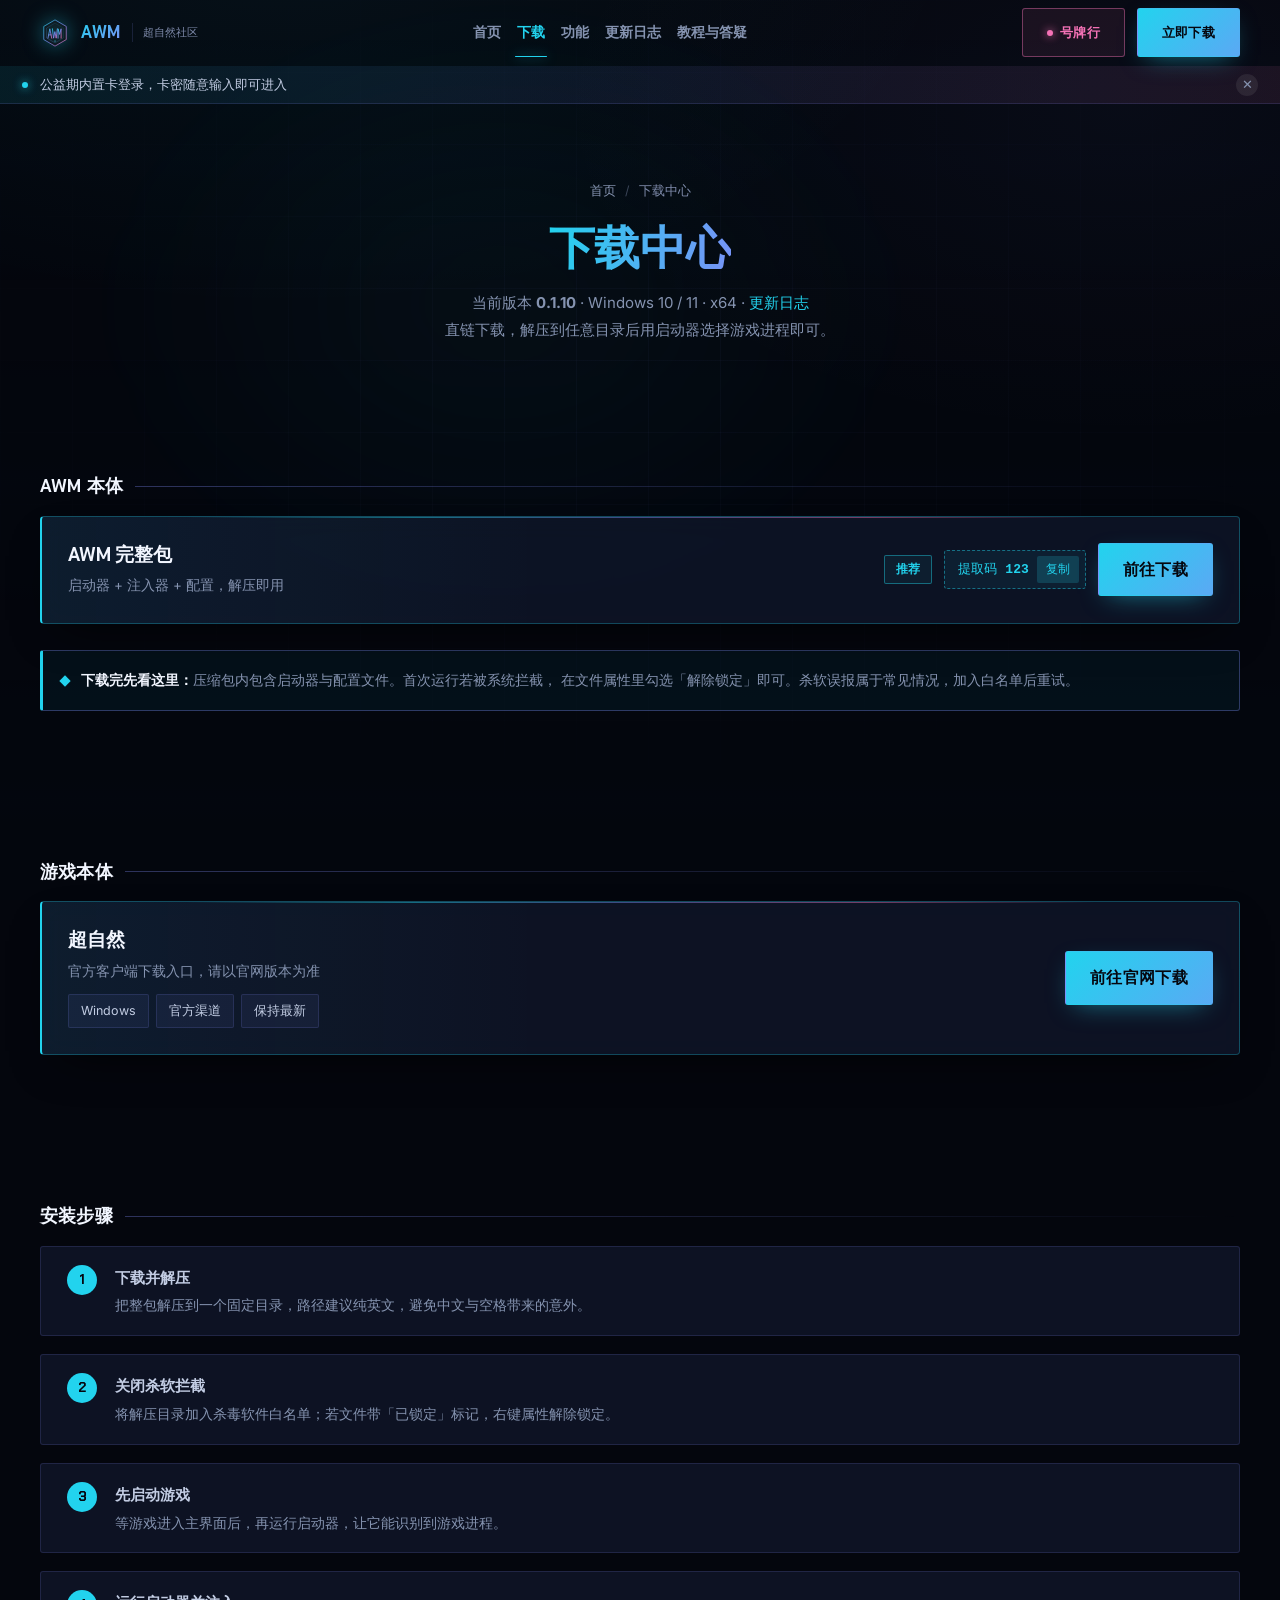
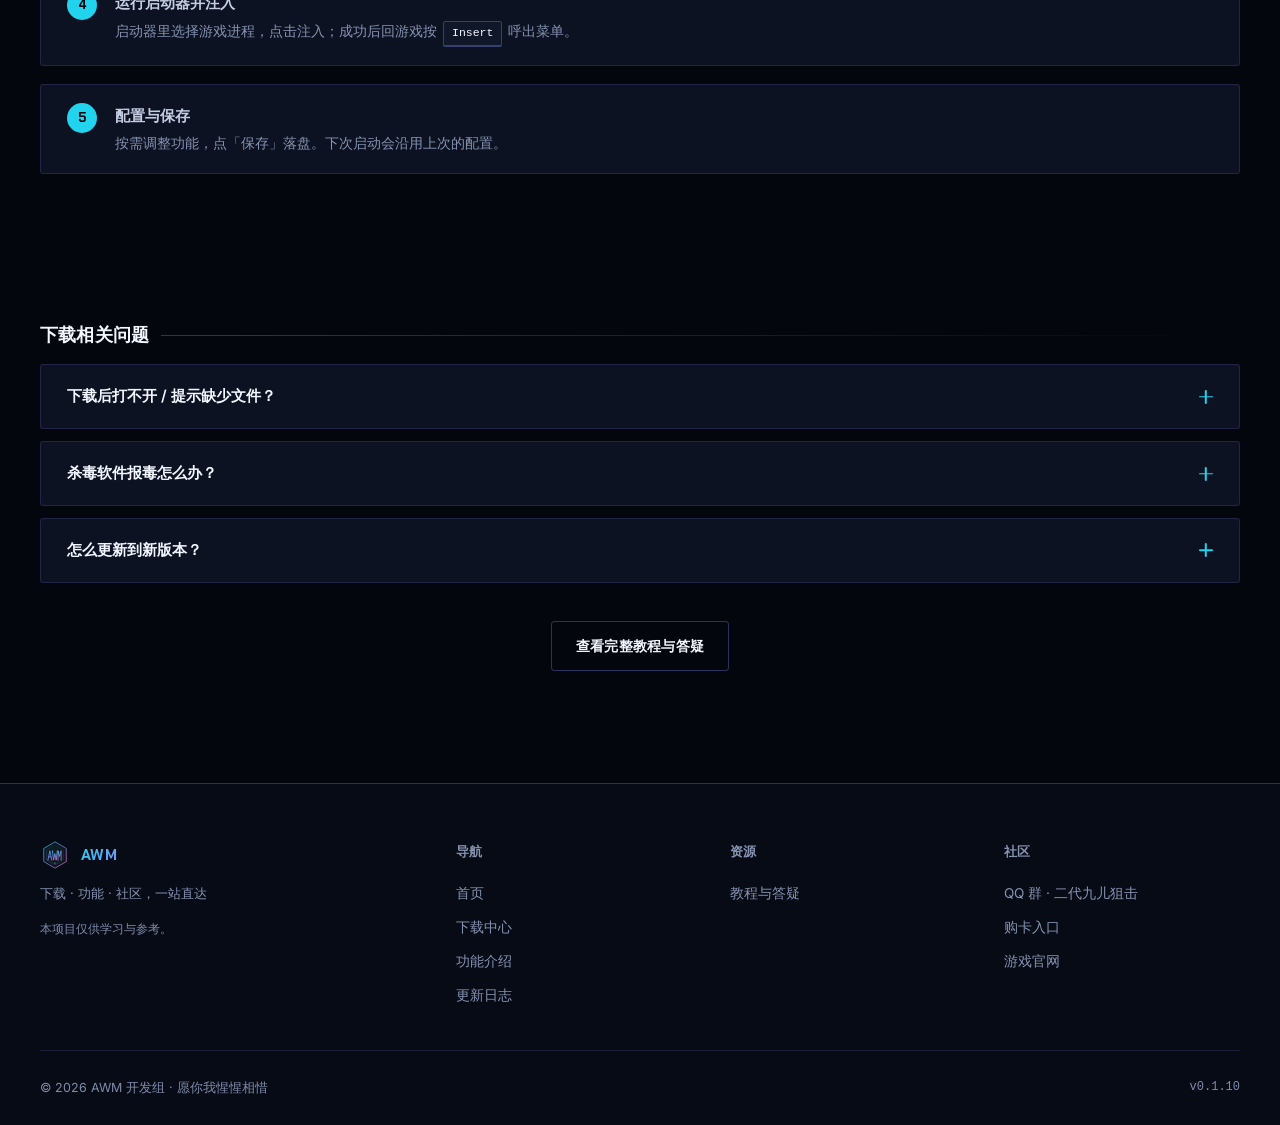
<file: download.html>
<!DOCTYPE html>
<html lang="zh-CN" data-booted="0">
<head>
<meta charset="UTF-8">
<meta name="viewport" content="width=device-width, initial-scale=1, viewport-fit=cover">
<meta name="theme-color" content="#04060d">
<meta name="color-scheme" content="dark light">
<title>下载中心 | AWM</title>
<meta name="description" content="AWM 超自然辅助下载中心 —— 完整包与游戏本体一站直达。">
<link rel="canonical" href="https://awm.yexinghan.dpdns.org/download.html">

<meta property="og:type" content="website">
<meta property="og:site_name" content="AWM">
<meta property="og:title" content="下载中心 | AWM">
<meta property="og:description" content="AWM 超自然辅助下载中心 —— 完整包与游戏本体一站直达。">
<meta property="og:url" content="https://awm.yexinghan.dpdns.org/download.html">
<meta property="og:image" content="https://awm.yexinghan.dpdns.org/assets/img/og-cover.png">
<meta property="og:image:width" content="1200">
<meta property="og:image:height" content="630">
<meta property="og:image:alt" content="AWM 超自然辅助">
<meta name="twitter:card" content="summary_large_image">
<meta name="twitter:title" content="下载中心 | AWM">
<meta name="twitter:description" content="AWM 超自然辅助下载中心 —— 完整包与游戏本体一站直达。">
<meta name="twitter:image" content="https://awm.yexinghan.dpdns.org/assets/img/og-cover.png">

<link rel="icon" href="./assets/img/favicon.svg" type="image/svg+xml">
<link rel="apple-touch-icon" href="./assets/img/apple-touch-icon.png">
<link rel="preload" href="./assets/fonts/Inter-400_800.woff2" as="font" type="font/woff2" crossorigin>
<link rel="preload" href="./assets/fonts/ChakraPetch-600.woff2" as="font" type="font/woff2" crossorigin>
<link rel="preload" href="./assets/fonts/ChakraPetch-700.woff2" as="font" type="font/woff2" crossorigin>

<link rel="stylesheet" href="./assets/css/app.css">

<noscript><style>
  #boot-loader { display: none !important; }
  body.is-booting { overflow: auto; }
  #app { opacity: 1 !important; }
</style></noscript>
</head>

<body class="is-booting">
<a class="skip-link" href="#main-content">跳到主内容</a>

<!-- 首次访问判定：在首帧前同步打标记，跳过动画时不会闪一下淡入 -->
<script>
(function(){
  try {
    if (sessionStorage.getItem('rs_booted') === '1') {
      document.documentElement.setAttribute('data-booted', '1');
      document.documentElement.setAttribute('data-skip-boot', '1');
    }
  } catch (e) {}
})();
</script>

<!-- ═══ 启动加载动画 ═══ -->

<div id="boot-loader" aria-hidden="true">
  <div class="boot-stage">
    <div class="boot-ring" aria-hidden="true"></div>
    <div class="boot-ring boot-ring--inner" aria-hidden="true"></div>
    <svg class="boot-ring boot-ring--dashed" viewBox="0 0 200 200" aria-hidden="true"><circle cx="100" cy="100" r="88"/></svg>
    <svg class="boot-crosshair" viewBox="0 0 200 200" aria-hidden="true">
      <line x1="100" y1="0" x2="100" y2="30"/><line x1="100" y1="170" x2="100" y2="200"/>
      <line x1="0" y1="100" x2="30" y2="100"/><line x1="170" y1="100" x2="200" y2="100"/>
    </svg>
    <div class="boot-logo">
      <svg viewBox="0 0 128 128" fill="none" aria-hidden="true">
        <defs>
          <linearGradient id="bootGrad" x1="0" y1="0" x2="1" y2="1">
            <stop offset="0%" stop-color="#22d3ee"/><stop offset="52%" stop-color="#818cf8"/><stop offset="100%" stop-color="#f472b6"/>
          </linearGradient>
        </defs>
        <path class="logo-stroke" style="--len:400" d="M64 8 L112 36 L112 92 L64 120 L16 92 L16 36 Z"/>
        <g class="logo-stroke" style="--len:280; animation-delay:.5s">
          <line x1="64" y1="30" x2="64" y2="43"/><line x1="64" y1="85" x2="64" y2="98"/>
          <line x1="30" y1="64" x2="43" y2="64"/><line x1="85" y1="64" x2="98" y2="64"/>
        </g>
        <g class="logo-stroke" style="--len:420; animation-delay:.72s">
          <path d="M34 86 L42 46"/>
          <path d="M50 86 L42 46"/>
          <path d="M37.5 72 L46.5 72"/>
          <path d="M53 46 L58 86 L63.5 58 L69 86 L74 46"/>
          <path d="M77 86 L77 46 L83.5 70 L90 46 L90 86"/>
        </g>
        <circle class="logo-solid" cx="64" cy="98" r="3" fill="#22d3ee"/>
      </svg>
    </div>
    <div class="boot-floor" aria-hidden="true"></div>
  </div>
  <div class="boot-wordmark" id="boot-wordmark" aria-hidden="true"></div>
  <div class="boot-sub" aria-hidden="true">超自然辅助</div>
  <div class="boot-progress">
    <div class="boot-bar">
      <div class="boot-bar__fill" id="boot-bar-fill"></div>
      <div class="boot-bar__shine" aria-hidden="true"></div>
    </div>
    <div class="boot-meta">
      <span>正在载入</span>
      <span class="boot-meta__pct" id="boot-pct">000%</span>
    </div>
  </div>
  <div class="boot-log" id="boot-log" aria-hidden="true"></div>
</div>
<div class="sr-only" role="status" aria-live="polite">页面正在载入</div>

<!-- ═══ 页面主体 ═══ -->
<div id="app">

  <!-- 背景场 -->
  <div class="bg-field" aria-hidden="true"></div>
  <div class="bg-scan" aria-hidden="true"></div>

  <!-- 顶部导航 -->
  <header class="nav">
    <div class="nav__inner">
      <a class="brand" href="./index.html">
        <img class="brand__mark" src="./assets/img/logo.svg" alt="" width="30" height="30">
        <span class="brand__name" data-bind="site.name">AWM</span>
        <span class="brand__tag">超自然社区</span>
      </a>
      <nav class="nav__links" aria-label="主导航">
        <a class="nav__link" href="./index.html">首页</a>
        <a class="nav__link is-active" href="./download.html" aria-current="page">下载</a>
        <a class="nav__link" href="./features.html">功能</a>
        <a class="nav__link" href="./changelog.html">更新日志</a>
        <a class="nav__link" href="./faq.html">教程与答疑</a>
      </nav>
      <div class="nav__actions">
        <a class="btn btn--sm nav__rk" href="https://room.yexinghan.dpdns.org/" data-bind-attr="href:roomkeeper.url" target="_blank" rel="noopener noreferrer"><span class="rk-dot" aria-hidden="true"></span>号牌行</a>
        <a class="btn btn--primary btn--sm" href="./download.html">立即下载</a>
        <button class="nav__burger" type="button" aria-label="打开菜单" aria-expanded="false"><span></span><span></span><span></span></button>
      </div>
    </div>
  </header>

  <!-- 移动端抽屉 -->
  <div class="nav__drawer">
    <a class="nav__link" href="./index.html">首页</a>
    <a class="nav__link" href="./download.html">下载</a>
    <a class="nav__link" href="./features.html">功能</a>
    <a class="nav__link" href="./changelog.html">更新日志</a>
    <a class="nav__link" href="./faq.html">教程与答疑</a>
    <a class="btn btn--ghost btn--block nav__rk" href="https://room.yexinghan.dpdns.org/" data-bind-attr="href:roomkeeper.url" target="_blank" rel="noopener noreferrer"><span class="rk-dot" aria-hidden="true"></span>号牌行</a>
    <a class="btn btn--primary btn--block" href="./download.html">立即下载</a>
  </div>

  <!-- 公告条 -->
  <div class="announce" data-bind-hide-empty>
    <div class="announce__inner">
      <span class="announce__icon" aria-hidden="true"></span>
      <span class="announce__text" data-bind="site.announcement">公告</span>
      <button class="announce__close" type="button" aria-label="关闭公告">✕</button>
    </div>
  </div>

  <main id="main-content">
    <!-- ══ 页头 ══ -->
    <section class="page-head">
      <div class="wrap">
        <div class="crumb"><a href="./index.html">首页</a><span>/</span>下载中心</div>
        <h1 class="page-head__title"><span class="grad-text">下载中心</span></h1>
        <p class="page-head__desc">
          当前版本 <b data-bind="version.current">0.0.5</b> ·
          <span data-bind="version.platform">Windows x64</span> ·
          <a href="./changelog.html">更新日志</a><br>
          直链下载，解压到任意目录后用启动器选择游戏进程即可。
        </p>
      </div>
    </section>

    <!-- ══ AWM 本体 ══ -->
    <section class="section section--tight" id="main">
      <div class="wrap">
        <h2 class="group-title">AWM 本体</h2>

        <div data-list="downloads">
          <template data-tpl>
            <div class="card card--accent" data-reveal>
              <div class="flex-between wrapx gap-4">
                <div style="flex:1;min-width:240px">
                  <div class="flex gap-3" style="align-items:center">
                    <div>
                      <h3 class="card__title" style="margin:0;font-size:19px" data-item="name">AWM 完整包</h3>
                      <p class="card__desc mt-2" data-item="desc">启动器 + 注入器 + 配置，解压即用</p>
                    </div>
                  </div>
                </div>
                <div class="flex gap-3 wrapx" style="align-items:center">
                  <span class="badge badge--cyan" data-item="tag" data-item-if="tag">推荐</span>
                  <span class="code-box" data-item-if="pwd">
                    提取码 <b data-item="pwd">123</b>
                    <button type="button" class="code-box__copy" data-item="pwd" data-item-attr="data-copy">复制</button>
                  </span>
                  <a class="btn btn--primary btn--lg" data-item="url" data-item-attr="href" target="_blank" rel="noopener noreferrer">前往下载</a>
                </div>
              </div>
            </div>
          </template>
        </div>

        <div class="note mt-5" data-reveal>
          <span class="note__mark" aria-hidden="true"></span>
          <div>
            <b>下载完先看这里：</b>压缩包内包含启动器与配置文件。首次运行若被系统拦截，
            在文件属性里勾选「解除锁定」即可。杀软误报属于常见情况，加入白名单后重试。
          </div>
        </div>
      </div>
    </section>

    <!-- ══ 游戏本体 ══ -->
    <section class="section section--tight" id="game">
      <div class="wrap">
        <h2 class="group-title">游戏本体</h2>

        <div class="card card--accent" data-reveal>
          <div class="flex-between wrapx gap-4">
            <div style="flex:1;min-width:260px">
              <h3 class="card__title" style="font-size:19px" data-bind="game.name">超自然</h3>
              <p class="card__desc mt-2" data-bind="game.desc">官方客户端下载入口</p>
              <div class="tag-flow mt-3">
                <span class="tag">Windows</span>
                <span class="tag">官方渠道</span>
                <span class="tag">保持最新</span>
              </div>
            </div>
            <div class="flex gap-3 wrapx">
              <a class="btn btn--primary btn--lg" href="https://www.chaoziran.com/" data-bind-attr="href:game.official_url" target="_blank" rel="noopener noreferrer">前往官网下载</a>
            </div>
          </div>
        </div>
      </div>
    </section>

    <!-- ══ 安装步骤 ══ -->
    <section class="section section--tight" id="install">
      <div class="wrap">
        <h2 class="group-title">安装步骤</h2>

        <div class="steps">
          <div class="step" data-reveal>
            <div class="step__num">1</div>
            <div>
              <div class="step__title">下载并解压</div>
              <div class="step__desc">把整包解压到一个固定目录，路径建议纯英文，避免中文与空格带来的意外。</div>
            </div>
          </div>
          <div class="step" data-reveal>
            <div class="step__num">2</div>
            <div>
              <div class="step__title">关闭杀软拦截</div>
              <div class="step__desc">将解压目录加入杀毒软件白名单；若文件带「已锁定」标记，右键属性解除锁定。</div>
            </div>
          </div>
          <div class="step" data-reveal>
            <div class="step__num">3</div>
            <div>
              <div class="step__title">先启动游戏</div>
              <div class="step__desc">等游戏进入主界面后，再运行启动器，让它能识别到游戏进程。</div>
            </div>
          </div>
          <div class="step" data-reveal>
            <div class="step__num">4</div>
            <div>
              <div class="step__title">运行启动器并注入</div>
              <div class="step__desc">启动器里选择游戏进程，点击注入；成功后回游戏按 <kbd>Insert</kbd> 呼出菜单。</div>
            </div>
          </div>
          <div class="step" data-reveal>
            <div class="step__num">5</div>
            <div>
              <div class="step__title">配置与保存</div>
              <div class="step__desc">按需调整功能，点「保存」落盘。下次启动会沿用上次的配置。</div>
            </div>
          </div>
        </div>
      </div>
    </section>

    <!-- ══ 下载相关问题 ══ -->
    <section class="section section--tight" id="quick-faq">
      <div class="wrap">
        <h2 class="group-title">下载相关问题</h2>

        <div class="acc" data-reveal>
          <button class="acc__head" type="button" aria-expanded="false">下载后打不开 / 提示缺少文件？<span class="acc__sign"></span></button>
          <div class="acc__body"><div><div class="acc__inner">
            通常是解压不完整。请用 7-Zip 或 WinRAR 重新完整解压，不要直接在压缩包里双击运行。
          </div></div></div>
        </div>

        <div class="acc" data-reveal>
          <button class="acc__head" type="button" aria-expanded="false">杀毒软件报毒怎么办？<span class="acc__sign"></span></button>
          <div class="acc__body"><div><div class="acc__inner">
            把整个解压目录加入白名单即可。若文件被隔离，先从隔离区恢复再添加白名单。
          </div></div></div>
        </div>

        <div class="acc" data-reveal>
          <button class="acc__head" type="button" aria-expanded="false">怎么更新到新版本？<span class="acc__sign"></span></button>
          <div class="acc__body"><div><div class="acc__inner">
            在下载中心重新下载最新整包，覆盖旧目录即可；配置文件会被保留。
          </div></div></div>
        </div>

        <div class="tc mt-6">
          <a class="btn btn--ghost" href="./faq.html">查看完整教程与答疑</a>
        </div>
      </div>
    </section>
  </main>

  <!-- 页脚 -->
  <footer class="footer">
    <div class="wrap">
      <div class="footer__grid">
        <div>
          <div class="footer__brand">
            <img src="./assets/img/logo.svg" alt="" width="30" height="30">
            <strong class="brand__name" data-bind="site.name">AWM</strong>
          </div>
          <p class="sm dim" style="max-width:320px" data-bind="site.tagline">下载 · 功能 · 社区</p>
          <p class="xs faint mt-3">本项目仅供学习与参考。</p>
        </div>

        <div>
          <div class="footer__title">导航</div>
          <a class="footer__link" href="./index.html">首页</a>
          <a class="footer__link" href="./download.html">下载中心</a>
          <a class="footer__link" href="./features.html">功能介绍</a>
          <a class="footer__link" href="./changelog.html">更新日志</a>
        </div>

        <div>
          <div class="footer__title">资源</div>
          <a class="footer__link" href="./faq.html">教程与答疑</a>
        </div>

        <div>
          <div class="footer__title">社区</div>
          <a class="footer__link" data-bind-attr="href:community.qq_url" target="_blank" rel="noopener noreferrer">QQ 群 · 二代九儿狙击</a>
          <button class="footer__link" type="button" data-shop-soon>购卡入口</button>
          <a class="footer__link" data-bind-attr="href:game.official_url" target="_blank" rel="noopener noreferrer">游戏官网</a>
        </div>
      </div>

      <div class="footer__bottom">
        <span>© <span data-year>2026</span> <span data-bind="site.author">AWM 开发组</span> · <span data-bind="site.footer_note">愿你我惺惺相惜</span></span>
        <span class="mono xs faint">v<span data-bind="version.current">0.0.5</span></span>
      </div>
    </div>
  </footer>

  <button class="to-top" type="button" aria-label="返回顶部">↑</button>
</div>

<script src="./assets/js/config.js"></script>
<script src="./assets/js/config-loader.js"></script>
<script src="./assets/js/loader.js"></script>
<script src="./assets/js/main.js"></script>
<script type="application/ld+json">
{"@context":"https://schema.org","@type":"SoftwareApplication","name":"AWM 超自然辅助","applicationCategory":"UtilitiesApplication","operatingSystem":"Windows 10, Windows 11","softwareVersion":"0.1.10","url":"https://awm.yexinghan.dpdns.org/","downloadUrl":"https://awm.yexinghan.dpdns.org/download.html"}
</script>
</body>
</html>
</file>
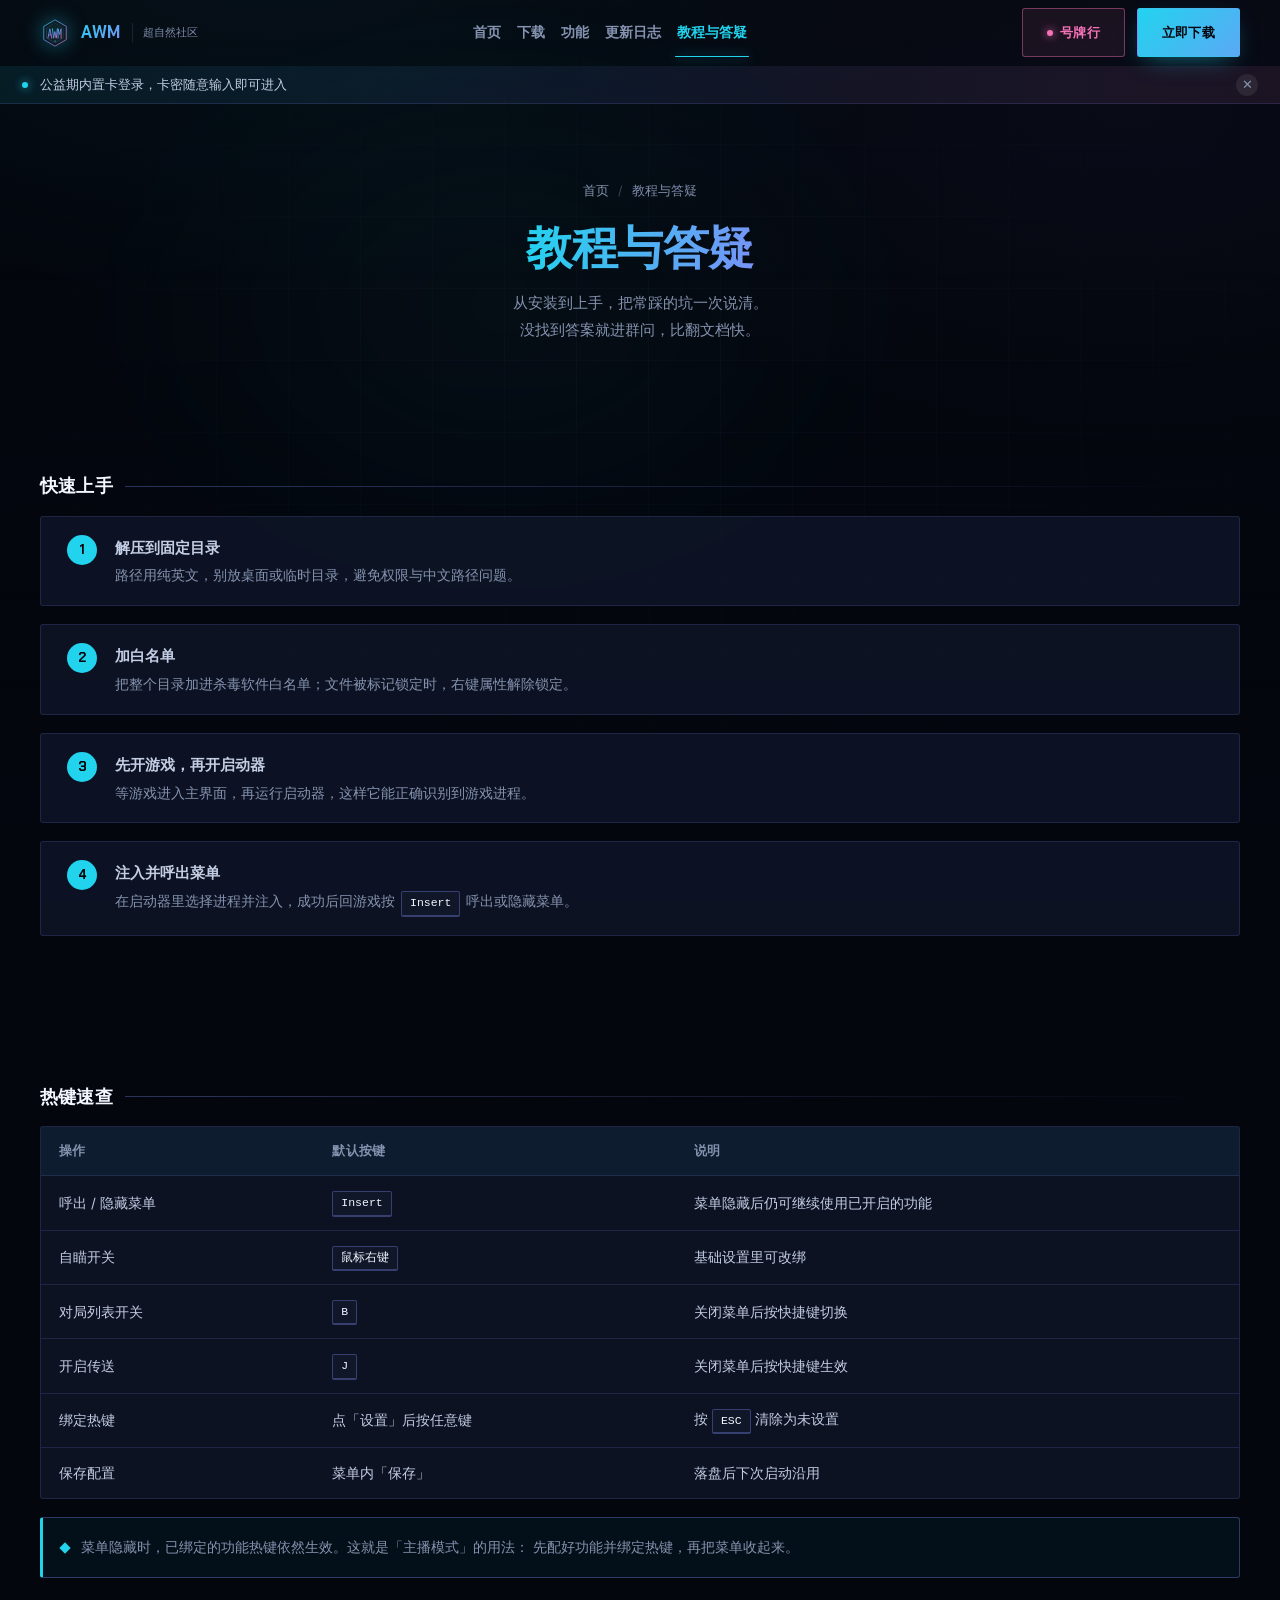
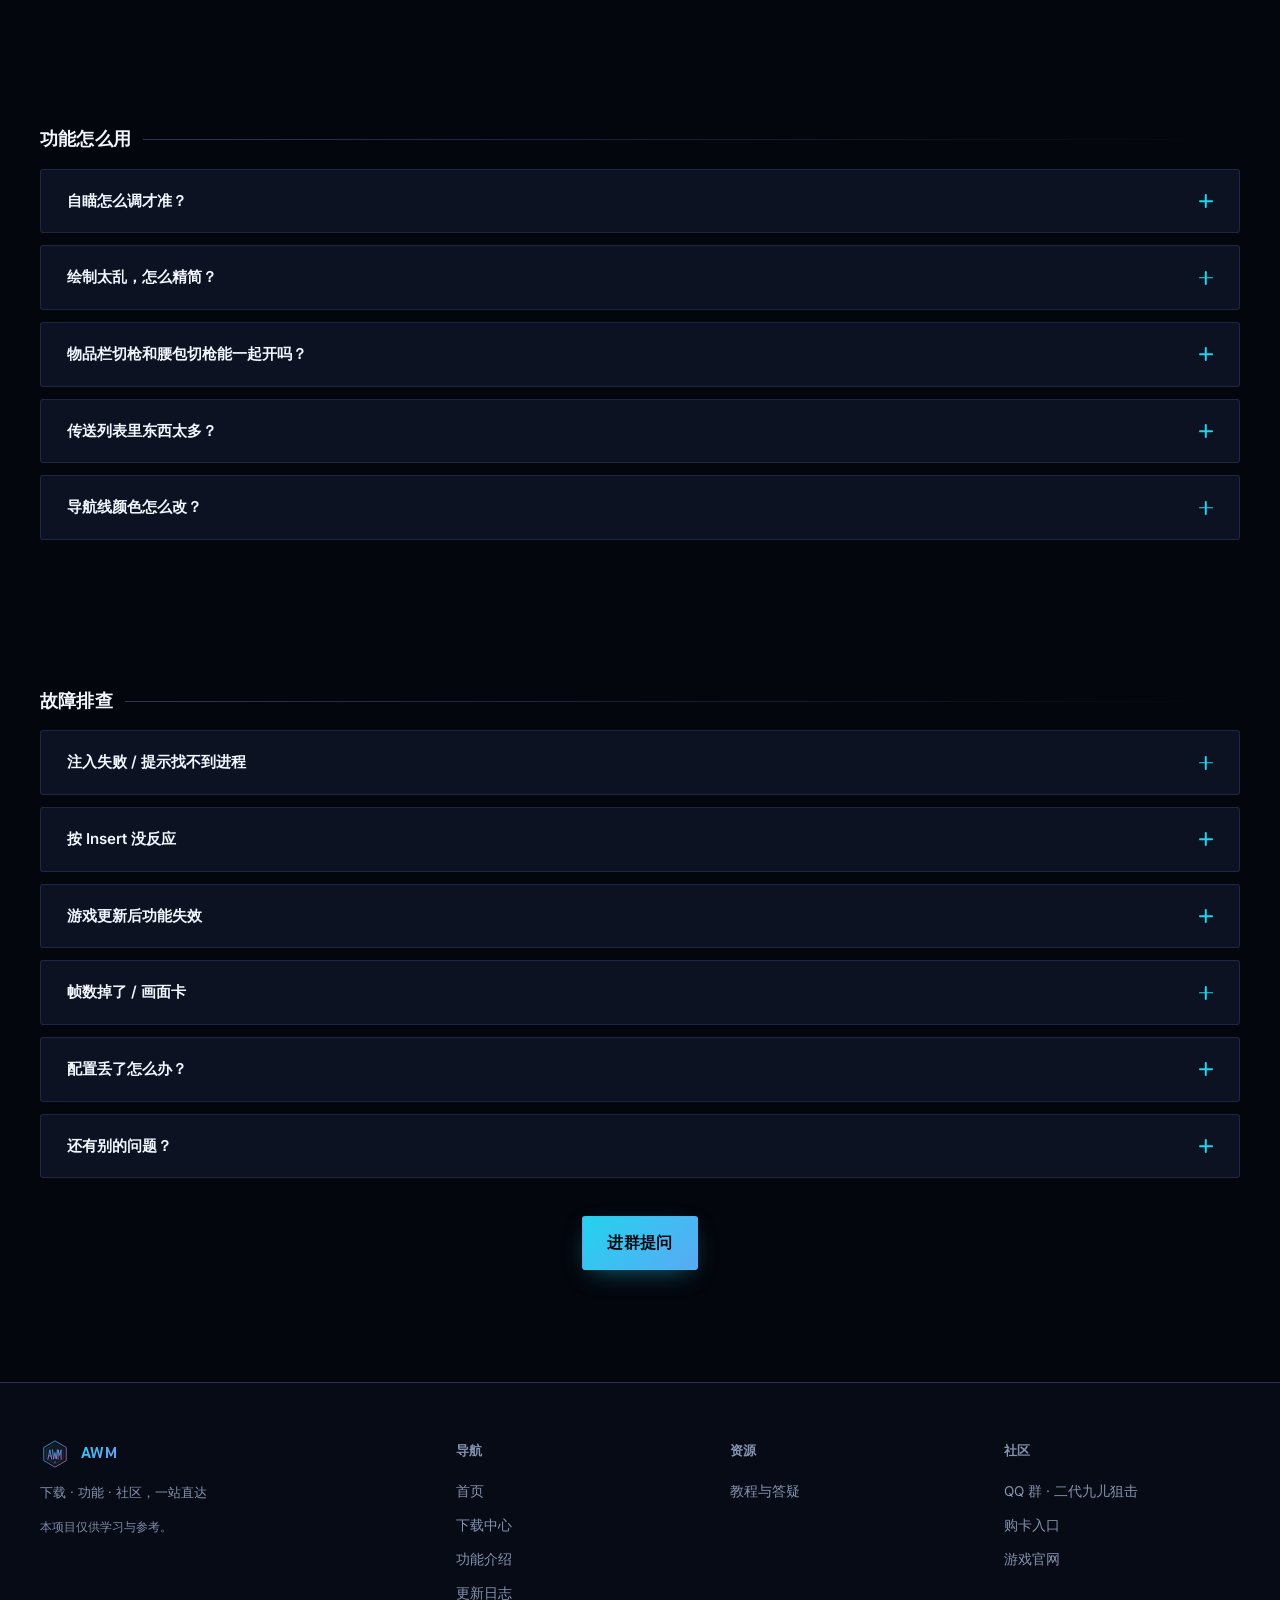
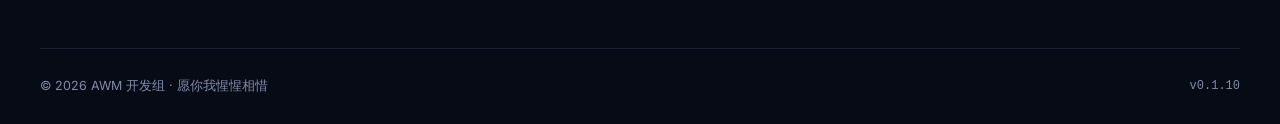
<file: faq.html>
<!DOCTYPE html>
<html lang="zh-CN" data-booted="0">
<head>
<meta charset="UTF-8">
<meta name="viewport" content="width=device-width, initial-scale=1, viewport-fit=cover">
<meta name="theme-color" content="#04060d">
<meta name="color-scheme" content="dark light">
<title>教程与答疑 | AWM</title>
<meta name="description" content="AWM 超自然辅助使用教程与常见问题解答 —— 安装、注入、菜单、热键与故障排查。">
<link rel="canonical" href="https://awm.yexinghan.dpdns.org/faq.html">

<meta property="og:type" content="website">
<meta property="og:site_name" content="AWM">
<meta property="og:title" content="教程与答疑 | AWM">
<meta property="og:description" content="AWM 超自然辅助使用教程与常见问题解答 —— 安装、注入、菜单、热键与故障排查。">
<meta property="og:url" content="https://awm.yexinghan.dpdns.org/faq.html">
<meta property="og:image" content="https://awm.yexinghan.dpdns.org/assets/img/og-cover.png">
<meta property="og:image:width" content="1200">
<meta property="og:image:height" content="630">
<meta property="og:image:alt" content="AWM 超自然辅助">
<meta name="twitter:card" content="summary_large_image">
<meta name="twitter:title" content="教程与答疑 | AWM">
<meta name="twitter:description" content="AWM 超自然辅助使用教程与常见问题解答 —— 安装、注入、菜单、热键与故障排查。">
<meta name="twitter:image" content="https://awm.yexinghan.dpdns.org/assets/img/og-cover.png">

<link rel="icon" href="./assets/img/favicon.svg" type="image/svg+xml">
<link rel="apple-touch-icon" href="./assets/img/apple-touch-icon.png">
<link rel="preload" href="./assets/fonts/Inter-400_800.woff2" as="font" type="font/woff2" crossorigin>
<link rel="preload" href="./assets/fonts/ChakraPetch-600.woff2" as="font" type="font/woff2" crossorigin>
<link rel="preload" href="./assets/fonts/ChakraPetch-700.woff2" as="font" type="font/woff2" crossorigin>

<link rel="stylesheet" href="./assets/css/app.css">

<noscript><style>
  #boot-loader { display: none !important; }
  body.is-booting { overflow: auto; }
  #app { opacity: 1 !important; }
</style></noscript>
</head>

<body class="is-booting">
<a class="skip-link" href="#main-content">跳到主内容</a>

<!-- 首次访问判定：在首帧前同步打标记，跳过动画时不会闪一下淡入 -->
<script>
(function(){
  try {
    if (sessionStorage.getItem('rs_booted') === '1') {
      document.documentElement.setAttribute('data-booted', '1');
      document.documentElement.setAttribute('data-skip-boot', '1');
    }
  } catch (e) {}
})();
</script>

<!-- ═══ 启动加载动画 ═══ -->

<div id="boot-loader" aria-hidden="true">
  <div class="boot-stage">
    <div class="boot-ring" aria-hidden="true"></div>
    <div class="boot-ring boot-ring--inner" aria-hidden="true"></div>
    <svg class="boot-ring boot-ring--dashed" viewBox="0 0 200 200" aria-hidden="true"><circle cx="100" cy="100" r="88"/></svg>
    <svg class="boot-crosshair" viewBox="0 0 200 200" aria-hidden="true">
      <line x1="100" y1="0" x2="100" y2="30"/><line x1="100" y1="170" x2="100" y2="200"/>
      <line x1="0" y1="100" x2="30" y2="100"/><line x1="170" y1="100" x2="200" y2="100"/>
    </svg>
    <div class="boot-logo">
      <svg viewBox="0 0 128 128" fill="none" aria-hidden="true">
        <defs>
          <linearGradient id="bootGrad" x1="0" y1="0" x2="1" y2="1">
            <stop offset="0%" stop-color="#22d3ee"/><stop offset="52%" stop-color="#818cf8"/><stop offset="100%" stop-color="#f472b6"/>
          </linearGradient>
        </defs>
        <path class="logo-stroke" style="--len:400" d="M64 8 L112 36 L112 92 L64 120 L16 92 L16 36 Z"/>
        <g class="logo-stroke" style="--len:280; animation-delay:.5s">
          <line x1="64" y1="30" x2="64" y2="43"/><line x1="64" y1="85" x2="64" y2="98"/>
          <line x1="30" y1="64" x2="43" y2="64"/><line x1="85" y1="64" x2="98" y2="64"/>
        </g>
        <g class="logo-stroke" style="--len:420; animation-delay:.72s">
          <path d="M34 86 L42 46"/>
          <path d="M50 86 L42 46"/>
          <path d="M37.5 72 L46.5 72"/>
          <path d="M53 46 L58 86 L63.5 58 L69 86 L74 46"/>
          <path d="M77 86 L77 46 L83.5 70 L90 46 L90 86"/>
        </g>
        <circle class="logo-solid" cx="64" cy="98" r="3" fill="#22d3ee"/>
      </svg>
    </div>
    <div class="boot-floor" aria-hidden="true"></div>
  </div>
  <div class="boot-wordmark" id="boot-wordmark" aria-hidden="true"></div>
  <div class="boot-sub" aria-hidden="true">超自然辅助</div>
  <div class="boot-progress">
    <div class="boot-bar">
      <div class="boot-bar__fill" id="boot-bar-fill"></div>
      <div class="boot-bar__shine" aria-hidden="true"></div>
    </div>
    <div class="boot-meta">
      <span>正在载入</span>
      <span class="boot-meta__pct" id="boot-pct">000%</span>
    </div>
  </div>
  <div class="boot-log" id="boot-log" aria-hidden="true"></div>
</div>
<div class="sr-only" role="status" aria-live="polite">页面正在载入</div>

<!-- ═══ 页面主体 ═══ -->
<div id="app">

  <!-- 背景场 -->
  <div class="bg-field" aria-hidden="true"></div>
  <div class="bg-scan" aria-hidden="true"></div>

  <!-- 顶部导航 -->
  <header class="nav">
    <div class="nav__inner">
      <a class="brand" href="./index.html">
        <img class="brand__mark" src="./assets/img/logo.svg" alt="" width="30" height="30">
        <span class="brand__name" data-bind="site.name">AWM</span>
        <span class="brand__tag">超自然社区</span>
      </a>
      <nav class="nav__links" aria-label="主导航">
        <a class="nav__link" href="./index.html">首页</a>
        <a class="nav__link" href="./download.html">下载</a>
        <a class="nav__link" href="./features.html">功能</a>
        <a class="nav__link" href="./changelog.html">更新日志</a>
        <a class="nav__link is-active" href="./faq.html" aria-current="page">教程与答疑</a>
      </nav>
      <div class="nav__actions">
        <a class="btn btn--sm nav__rk" href="https://room.yexinghan.dpdns.org/" data-bind-attr="href:roomkeeper.url" target="_blank" rel="noopener noreferrer"><span class="rk-dot" aria-hidden="true"></span>号牌行</a>
        <a class="btn btn--primary btn--sm" href="./download.html">立即下载</a>
        <button class="nav__burger" type="button" aria-label="打开菜单" aria-expanded="false"><span></span><span></span><span></span></button>
      </div>
    </div>
  </header>

  <!-- 移动端抽屉 -->
  <div class="nav__drawer">
    <a class="nav__link" href="./index.html">首页</a>
    <a class="nav__link" href="./download.html">下载</a>
    <a class="nav__link" href="./features.html">功能</a>
    <a class="nav__link" href="./changelog.html">更新日志</a>
    <a class="nav__link" href="./faq.html">教程与答疑</a>
    <a class="btn btn--ghost btn--block nav__rk" href="https://room.yexinghan.dpdns.org/" data-bind-attr="href:roomkeeper.url" target="_blank" rel="noopener noreferrer"><span class="rk-dot" aria-hidden="true"></span>号牌行</a>
    <a class="btn btn--primary btn--block" href="./download.html">立即下载</a>
  </div>

  <!-- 公告条 -->
  <div class="announce" data-bind-hide-empty>
    <div class="announce__inner">
      <span class="announce__icon" aria-hidden="true"></span>
      <span class="announce__text" data-bind="site.announcement">公告</span>
      <button class="announce__close" type="button" aria-label="关闭公告">✕</button>
    </div>
  </div>

  <main id="main-content">
    <!-- ══ 页头 ══ -->
    <section class="page-head">
      <div class="wrap">
        <div class="crumb"><a href="./index.html">首页</a><span>/</span>教程与答疑</div>
        <h1 class="page-head__title"><span class="grad-text">教程与答疑</span></h1>
        <p class="page-head__desc">
          从安装到上手，把常踩的坑一次说清。<br>
          没找到答案就进群问，比翻文档快。
        </p>
      </div>
    </section>

    <!-- ══ 快速上手 ══ -->
    <section class="section section--tight" id="start">
      <div class="wrap">
        <h2 class="group-title">快速上手</h2>

        <div class="steps">
          <div class="step" data-reveal>
            <div class="step__num">1</div>
            <div>
              <div class="step__title">解压到固定目录</div>
              <div class="step__desc">路径用纯英文，别放桌面或临时目录，避免权限与中文路径问题。</div>
            </div>
          </div>
          <div class="step" data-reveal>
            <div class="step__num">2</div>
            <div>
              <div class="step__title">加白名单</div>
              <div class="step__desc">把整个目录加进杀毒软件白名单；文件被标记锁定时，右键属性解除锁定。</div>
            </div>
          </div>
          <div class="step" data-reveal>
            <div class="step__num">3</div>
            <div>
              <div class="step__title">先开游戏，再开启动器</div>
              <div class="step__desc">等游戏进入主界面，再运行启动器，这样它能正确识别到游戏进程。</div>
            </div>
          </div>
          <div class="step" data-reveal>
            <div class="step__num">4</div>
            <div>
              <div class="step__title">注入并呼出菜单</div>
              <div class="step__desc">在启动器里选择进程并注入，成功后回游戏按 <kbd>Insert</kbd> 呼出或隐藏菜单。</div>
            </div>
          </div>
        </div>
      </div>
    </section>

    <!-- ══ 热键速查 ══ -->
    <section class="section section--tight" id="keys">
      <div class="wrap">
        <h2 class="group-title">热键速查</h2>

        <div class="tbl-wrap" data-reveal>
          <table class="tbl">
            <thead>
              <tr><th>操作</th><th>默认按键</th><th>说明</th></tr>
            </thead>
            <tbody>
              <tr><td>呼出 / 隐藏菜单</td><td><kbd>Insert</kbd></td><td>菜单隐藏后仍可继续使用已开启的功能</td></tr>
              <tr><td>自瞄开关</td><td><kbd>鼠标右键</kbd></td><td>基础设置里可改绑</td></tr>
              <tr><td>对局列表开关</td><td><kbd>B</kbd></td><td>关闭菜单后按快捷键切换</td></tr>
              <tr><td>开启传送</td><td><kbd>J</kbd></td><td>关闭菜单后按快捷键生效</td></tr>
              <tr><td>绑定热键</td><td>点「设置」后按任意键</td><td>按 <kbd>ESC</kbd> 清除为未设置</td></tr>
              <tr><td>保存配置</td><td>菜单内「保存」</td><td>落盘后下次启动沿用</td></tr>
            </tbody>
          </table>
        </div>

        <div class="note mt-4" data-reveal>
          <span class="note__mark" aria-hidden="true"></span>
          <div>
            菜单隐藏时，已绑定的功能热键依然生效。这就是「主播模式」的用法：
            先配好功能并绑定热键，再把菜单收起来。
          </div>
        </div>
      </div>
    </section>

    <!-- ══ 功能说明 ══ -->
    <section class="section section--tight" id="howto">
      <div class="wrap">
        <h2 class="group-title">功能怎么用</h2>

        <div class="acc" data-reveal>
          <button class="acc__head" type="button" aria-expanded="false">自瞄怎么调才准？<span class="acc__sign"></span></button>
          <div class="acc__body"><div><div class="acc__inner">
            先选瞄准方式（内存 / 静默）和优先目标（屏幕最近 / 距离最近），再调
            瞄点、范围、距离三个滑条。打不中时优先调「预测参数」里的分段弹速：
            数值越大提前越少，可以先略调低，再按距离逐段微调。
          </div></div></div>
        </div>

        <div class="acc" data-reveal>
          <button class="acc__head" type="button" aria-expanded="false">绘制太乱，怎么精简？<span class="acc__sign"></span></button>
          <div class="acc__body"><div><div class="acc__inner">
            人物绘制里关掉不关心的项（体力、手持、弹药），物资绘制里用「价值过滤」和
            「怪物距离过滤」把噪点砍掉。颜色统一在设置页调，别在描绘页里翻。
          </div></div></div>
        </div>

        <div class="acc" data-reveal>
          <button class="acc__head" type="button" aria-expanded="false">物品栏切枪和腰包切枪能一起开吗？<span class="acc__sign"></span></button>
          <div class="acc__body"><div><div class="acc__inner">
            两者互斥。物品栏切枪的用法是：开火后按数字键切到主背包里另一把有弹枪
            （不切腰包）。只开你需要的那一个。
          </div></div></div>
        </div>

        <div class="acc" data-reveal>
          <button class="acc__head" type="button" aria-expanded="false">传送列表里东西太多？<span class="acc__sign"></span></button>
          <div class="acc__body"><div><div class="acc__inner">
            用价值筛选把低价点位过滤掉，只留值得跑的。传送本身可以绑快捷键，
            不用每次都开菜单。
          </div></div></div>
        </div>

        <div class="acc" data-reveal>
          <button class="acc__head" type="button" aria-expanded="false">导航线颜色怎么改？<span class="acc__sign"></span></button>
          <div class="acc__body"><div><div class="acc__inner">
            打开「导航」菜单：勾选地图导航，旁边有取色器选路线颜色，
            下面的滑条调导航线粗细（默认 3.0）。
          </div></div></div>
        </div>
      </div>
    </section>

    <!-- ══ 故障排查 ══ -->
    <section class="section section--tight" id="trouble">
      <div class="wrap">
        <h2 class="group-title">故障排查</h2>

        <div class="acc" data-reveal>
          <button class="acc__head" type="button" aria-expanded="false">注入失败 / 提示找不到进程<span class="acc__sign"></span></button>
          <div class="acc__body"><div><div class="acc__inner">
            确认游戏已进入主界面再注入；确认启动器与游戏都是同一架构（x64）；
            以管理员身份运行启动器再试一次。
          </div></div></div>
        </div>

        <div class="acc" data-reveal>
          <button class="acc__head" type="button" aria-expanded="false">按 Insert 没反应<span class="acc__sign"></span></button>
          <div class="acc__body"><div><div class="acc__inner">
            先确认注入是否成功（看启动器提示）。若游戏窗口没有焦点，快捷键不会传到菜单；
            点一下游戏画面再按。部分键盘需要关掉 Fn 锁。
          </div></div></div>
        </div>

        <div class="acc" data-reveal>
          <button class="acc__head" type="button" aria-expanded="false">游戏更新后功能失效<span class="acc__sign"></span></button>
          <div class="acc__body"><div><div class="acc__inner">
            游戏大版本更新后游戏内部的类与字段可能变化，需要等我们适配。
            关注<a data-bind-attr="href:community.qq_url" target="_blank" rel="noopener noreferrer">交流群</a>公告即可。
          </div></div></div>
        </div>

        <div class="acc" data-reveal>
          <button class="acc__head" type="button" aria-expanded="false">帧数掉了 / 画面卡<span class="acc__sign"></span></button>
          <div class="acc__body"><div><div class="acc__inner">
            先关掉不用的绘制项——绘制项越多开销越大。物资绘制建议配合价值过滤，
            不要全开。也可以先把自瞄的平滑度调高一些。
          </div></div></div>
        </div>

        <div class="acc" data-reveal>
          <button class="acc__head" type="button" aria-expanded="false">配置丢了怎么办？<span class="acc__sign"></span></button>
          <div class="acc__body"><div><div class="acc__inner">
            配置保存在 DLL / 启动器同目录的配置文件里。换目录时记得整个文件夹一起搬。
            重新配一遍也不麻烦，改完点「保存」即可。
          </div></div></div>
        </div>

        <div class="acc" data-reveal>
          <button class="acc__head" type="button" aria-expanded="false">还有别的问题？<span class="acc__sign"></span></button>
          <div class="acc__body"><div><div class="acc__inner">
            进群问最快：<a data-bind-attr="href:community.qq_url" target="_blank" rel="noopener noreferrer">点击加入交流群</a>。
            提问时带上：游戏版本、现象描述、启动器提示，能大幅加快定位。
          </div></div></div>
        </div>

        <div class="tc mt-6" data-reveal>
          <a class="btn btn--primary btn--lg" data-bind-attr="href:community.qq_url" target="_blank" rel="noopener noreferrer">进群提问</a>
        </div>
      </div>
    </section>
  </main>

  <!-- 页脚 -->
  <footer class="footer">
    <div class="wrap">
      <div class="footer__grid">
        <div>
          <div class="footer__brand">
            <img src="./assets/img/logo.svg" alt="" width="30" height="30">
            <strong class="brand__name" data-bind="site.name">AWM</strong>
          </div>
          <p class="sm dim" style="max-width:320px" data-bind="site.tagline">下载 · 功能 · 社区</p>
          <p class="xs faint mt-3">本项目仅供学习与参考。</p>
        </div>

        <div>
          <div class="footer__title">导航</div>
          <a class="footer__link" href="./index.html">首页</a>
          <a class="footer__link" href="./download.html">下载中心</a>
          <a class="footer__link" href="./features.html">功能介绍</a>
          <a class="footer__link" href="./changelog.html">更新日志</a>
        </div>

        <div>
          <div class="footer__title">资源</div>
          <a class="footer__link" href="./faq.html">教程与答疑</a>
        </div>

        <div>
          <div class="footer__title">社区</div>
          <a class="footer__link" data-bind-attr="href:community.qq_url" target="_blank" rel="noopener noreferrer">QQ 群 · 二代九儿狙击</a>
          <button class="footer__link" type="button" data-shop-soon>购卡入口</button>
          <a class="footer__link" data-bind-attr="href:game.official_url" target="_blank" rel="noopener noreferrer">游戏官网</a>
        </div>
      </div>

      <div class="footer__bottom">
        <span>© <span data-year>2026</span> <span data-bind="site.author">AWM 开发组</span> · <span data-bind="site.footer_note">愿你我惺惺相惜</span></span>
        <span class="mono xs faint">v<span data-bind="version.current">0.0.5</span></span>
      </div>
    </div>
  </footer>

  <button class="to-top" type="button" aria-label="返回顶部">↑</button>
</div>

<script src="./assets/js/config.js"></script>
<script src="./assets/js/config-loader.js"></script>
<script src="./assets/js/loader.js"></script>
<script src="./assets/js/main.js"></script>
<script type="application/ld+json">
{"@context":"https://schema.org","@type":"SoftwareApplication","name":"AWM 超自然辅助","applicationCategory":"UtilitiesApplication","operatingSystem":"Windows 10, Windows 11","softwareVersion":"0.1.10","url":"https://awm.yexinghan.dpdns.org/","downloadUrl":"https://awm.yexinghan.dpdns.org/download.html"}
</script>
</body>
</html>
</file>
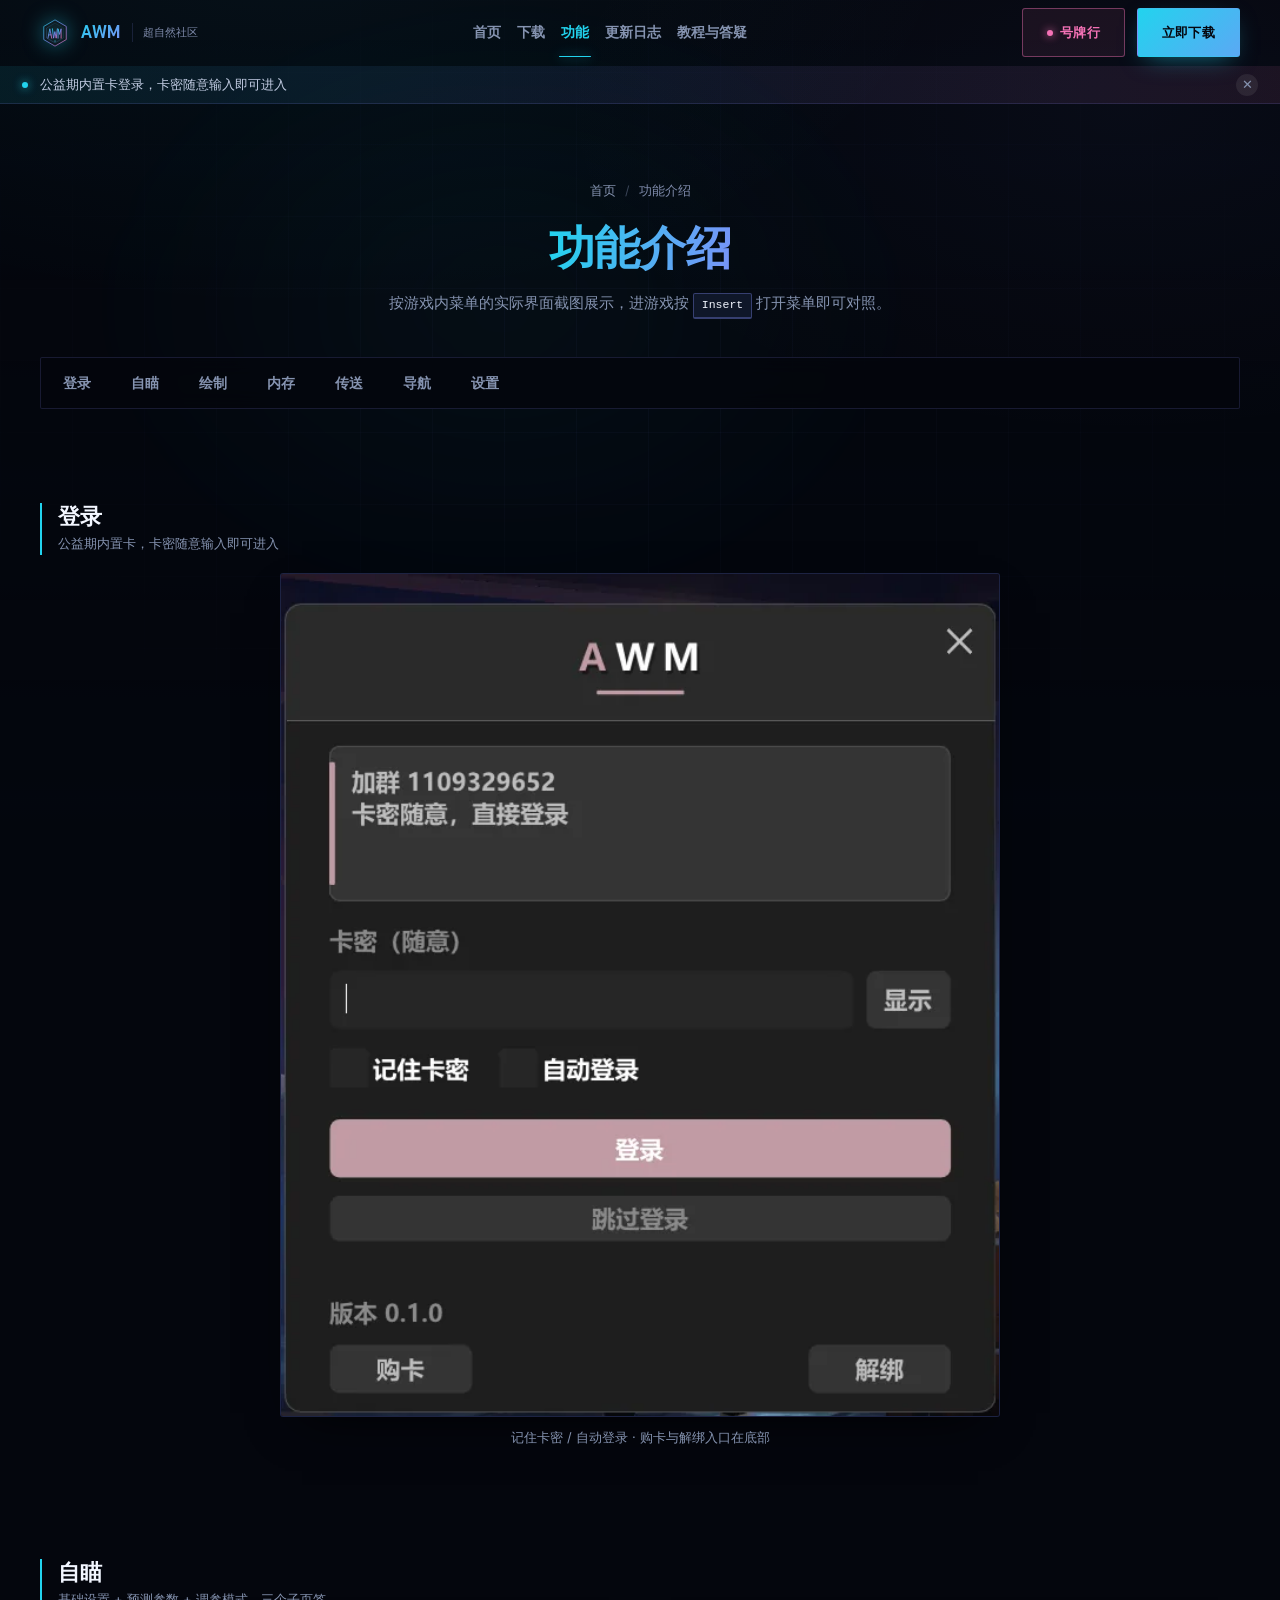
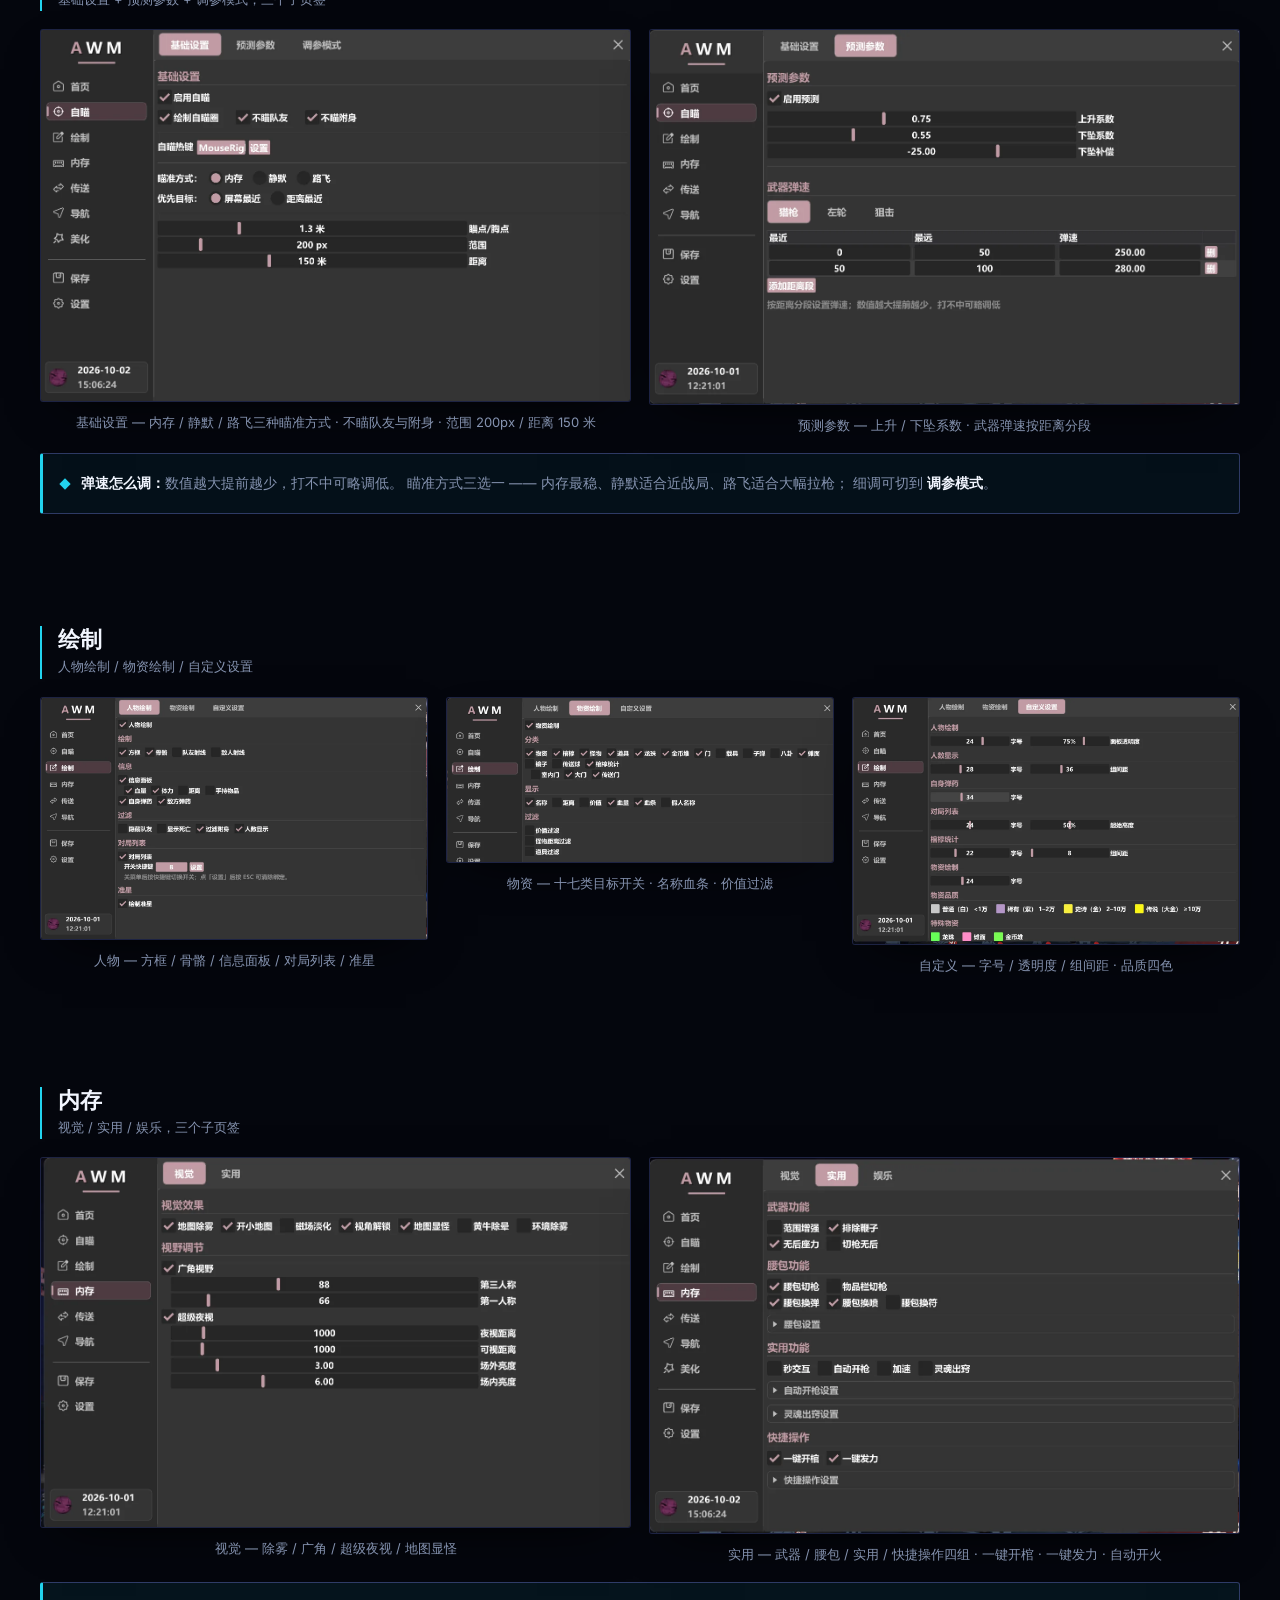
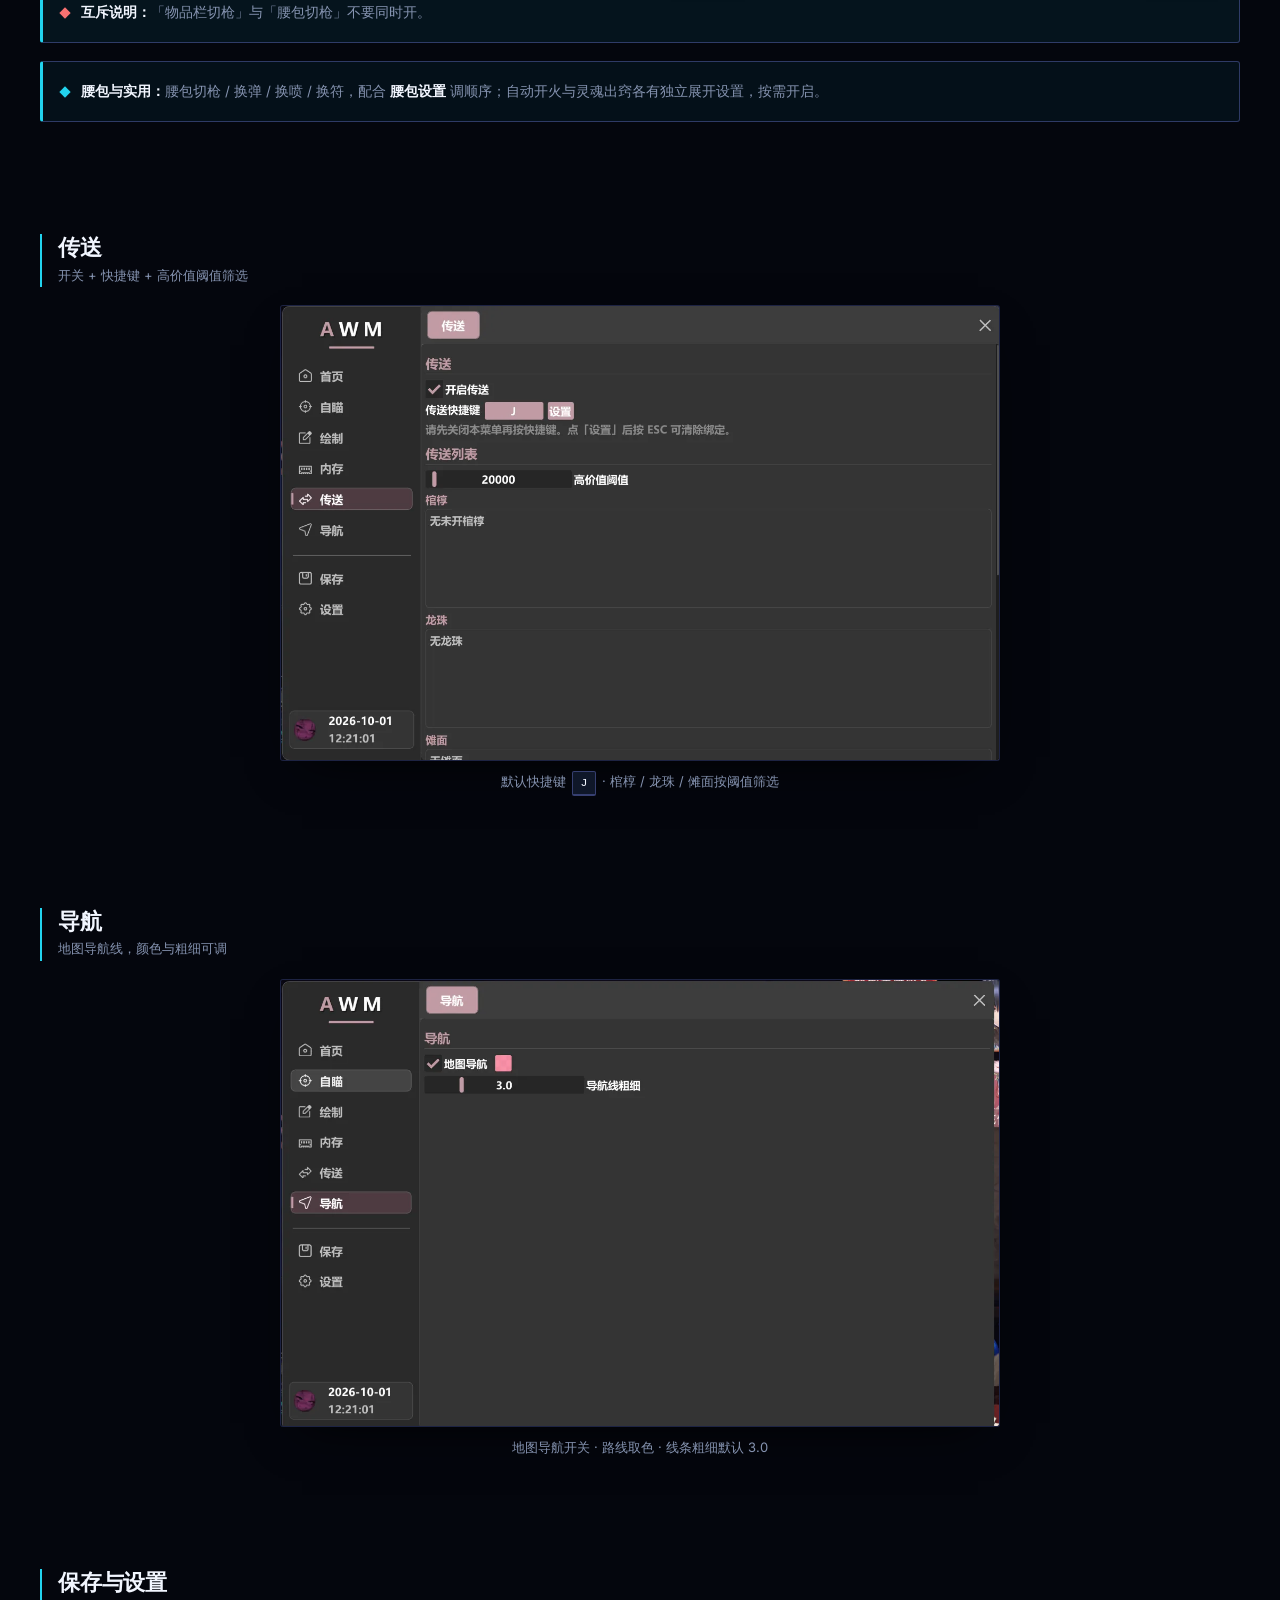
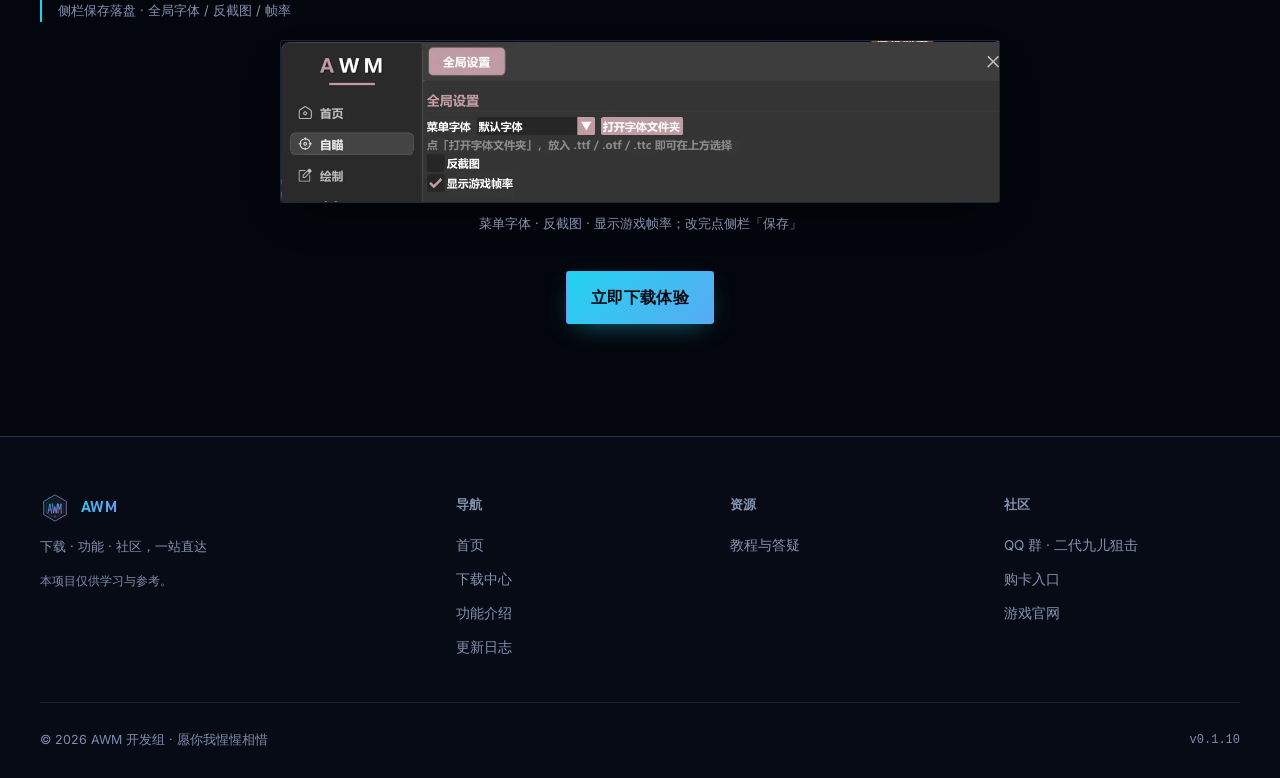
<file: features.html>
<!DOCTYPE html>
<html lang="zh-CN" data-booted="0">
<head>
<meta charset="UTF-8">
<meta name="viewport" content="width=device-width, initial-scale=1, viewport-fit=cover">
<meta name="theme-color" content="#04060d">
<meta name="color-scheme" content="dark light">
<title>功能介绍 | AWM</title>
<meta name="description" content="AWM 超自然辅助完整功能介绍 —— 自瞄、绘制、内存、传送、导航与设置，按真实菜单截图展示。">
<link rel="canonical" href="https://awm.yexinghan.dpdns.org/features.html">

<meta property="og:type" content="website">
<meta property="og:site_name" content="AWM">
<meta property="og:title" content="功能介绍 | AWM">
<meta property="og:description" content="AWM 超自然辅助完整功能介绍 —— 自瞄、绘制、内存、传送、导航与设置，按真实菜单截图展示。">
<meta property="og:url" content="https://awm.yexinghan.dpdns.org/features.html">
<meta property="og:image" content="https://awm.yexinghan.dpdns.org/assets/img/og-cover.png">
<meta property="og:image:width" content="1200">
<meta property="og:image:height" content="630">
<meta property="og:image:alt" content="AWM 超自然辅助">
<meta name="twitter:card" content="summary_large_image">
<meta name="twitter:title" content="功能介绍 | AWM">
<meta name="twitter:description" content="AWM 超自然辅助完整功能介绍 —— 自瞄、绘制、内存、传送、导航与设置，按真实菜单截图展示。">
<meta name="twitter:image" content="https://awm.yexinghan.dpdns.org/assets/img/og-cover.png">

<link rel="icon" href="./assets/img/favicon.svg" type="image/svg+xml">
<link rel="apple-touch-icon" href="./assets/img/apple-touch-icon.png">
<link rel="preload" href="./assets/fonts/Inter-400_800.woff2" as="font" type="font/woff2" crossorigin>
<link rel="preload" href="./assets/fonts/ChakraPetch-600.woff2" as="font" type="font/woff2" crossorigin>
<link rel="preload" href="./assets/fonts/ChakraPetch-700.woff2" as="font" type="font/woff2" crossorigin>

<link rel="stylesheet" href="./assets/css/app.css">

<noscript><style>
  #boot-loader { display: none !important; }
  body.is-booting { overflow: auto; }
  #app { opacity: 1 !important; }
</style></noscript>
</head>

<body class="is-booting">
<a class="skip-link" href="#main-content">跳到主内容</a>

<!-- 首次访问判定：在首帧前同步打标记，跳过动画时不会闪一下淡入 -->
<script>
(function(){
  try {
    if (sessionStorage.getItem('rs_booted') === '1') {
      document.documentElement.setAttribute('data-booted', '1');
      document.documentElement.setAttribute('data-skip-boot', '1');
    }
  } catch (e) {}
})();
</script>

<!-- ═══ 启动加载动画 ═══ -->

<div id="boot-loader" aria-hidden="true">
  <div class="boot-stage">
    <div class="boot-ring" aria-hidden="true"></div>
    <div class="boot-ring boot-ring--inner" aria-hidden="true"></div>
    <svg class="boot-ring boot-ring--dashed" viewBox="0 0 200 200" aria-hidden="true"><circle cx="100" cy="100" r="88"/></svg>
    <svg class="boot-crosshair" viewBox="0 0 200 200" aria-hidden="true">
      <line x1="100" y1="0" x2="100" y2="30"/><line x1="100" y1="170" x2="100" y2="200"/>
      <line x1="0" y1="100" x2="30" y2="100"/><line x1="170" y1="100" x2="200" y2="100"/>
    </svg>
    <div class="boot-logo">
      <svg viewBox="0 0 128 128" fill="none" aria-hidden="true">
        <defs>
          <linearGradient id="bootGrad" x1="0" y1="0" x2="1" y2="1">
            <stop offset="0%" stop-color="#22d3ee"/><stop offset="52%" stop-color="#818cf8"/><stop offset="100%" stop-color="#f472b6"/>
          </linearGradient>
        </defs>
        <path class="logo-stroke" style="--len:400" d="M64 8 L112 36 L112 92 L64 120 L16 92 L16 36 Z"/>
        <g class="logo-stroke" style="--len:280; animation-delay:.5s">
          <line x1="64" y1="30" x2="64" y2="43"/><line x1="64" y1="85" x2="64" y2="98"/>
          <line x1="30" y1="64" x2="43" y2="64"/><line x1="85" y1="64" x2="98" y2="64"/>
        </g>
        <g class="logo-stroke" style="--len:420; animation-delay:.72s">
          <path d="M34 86 L42 46"/>
          <path d="M50 86 L42 46"/>
          <path d="M37.5 72 L46.5 72"/>
          <path d="M53 46 L58 86 L63.5 58 L69 86 L74 46"/>
          <path d="M77 86 L77 46 L83.5 70 L90 46 L90 86"/>
        </g>
        <circle class="logo-solid" cx="64" cy="98" r="3" fill="#22d3ee"/>
      </svg>
    </div>
    <div class="boot-floor" aria-hidden="true"></div>
  </div>
  <div class="boot-wordmark" id="boot-wordmark" aria-hidden="true"></div>
  <div class="boot-sub" aria-hidden="true">超自然辅助</div>
  <div class="boot-progress">
    <div class="boot-bar">
      <div class="boot-bar__fill" id="boot-bar-fill"></div>
      <div class="boot-bar__shine" aria-hidden="true"></div>
    </div>
    <div class="boot-meta">
      <span>正在载入</span>
      <span class="boot-meta__pct" id="boot-pct">000%</span>
    </div>
  </div>
  <div class="boot-log" id="boot-log" aria-hidden="true"></div>
</div>
<div class="sr-only" role="status" aria-live="polite">页面正在载入</div>

<!-- ═══ 页面主体 ═══ -->
<div id="app">

  <!-- 背景场 -->
  <div class="bg-field" aria-hidden="true"></div>
  <div class="bg-scan" aria-hidden="true"></div>

  <!-- 顶部导航 -->
  <header class="nav">
    <div class="nav__inner">
      <a class="brand" href="./index.html">
        <img class="brand__mark" src="./assets/img/logo.svg" alt="" width="30" height="30">
        <span class="brand__name" data-bind="site.name">AWM</span>
        <span class="brand__tag">超自然社区</span>
      </a>
      <nav class="nav__links" aria-label="主导航">
        <a class="nav__link" href="./index.html">首页</a>
        <a class="nav__link" href="./download.html">下载</a>
        <a class="nav__link is-active" href="./features.html" aria-current="page">功能</a>
        <a class="nav__link" href="./changelog.html">更新日志</a>
        <a class="nav__link" href="./faq.html">教程与答疑</a>
      </nav>
      <div class="nav__actions">
        <a class="btn btn--sm nav__rk" href="https://room.yexinghan.dpdns.org/" data-bind-attr="href:roomkeeper.url" target="_blank" rel="noopener noreferrer"><span class="rk-dot" aria-hidden="true"></span>号牌行</a>
        <a class="btn btn--primary btn--sm" href="./download.html">立即下载</a>
        <button class="nav__burger" type="button" aria-label="打开菜单" aria-expanded="false"><span></span><span></span><span></span></button>
      </div>
    </div>
  </header>

  <!-- 移动端抽屉 -->
  <div class="nav__drawer">
    <a class="nav__link" href="./index.html">首页</a>
    <a class="nav__link" href="./download.html">下载</a>
    <a class="nav__link" href="./features.html">功能</a>
    <a class="nav__link" href="./changelog.html">更新日志</a>
    <a class="nav__link" href="./faq.html">教程与答疑</a>
    <a class="btn btn--ghost btn--block nav__rk" href="https://room.yexinghan.dpdns.org/" data-bind-attr="href:roomkeeper.url" target="_blank" rel="noopener noreferrer"><span class="rk-dot" aria-hidden="true"></span>号牌行</a>
    <a class="btn btn--primary btn--block" href="./download.html">立即下载</a>
  </div>

  <!-- 公告条 -->
  <div class="announce" data-bind-hide-empty>
    <div class="announce__inner">
      <span class="announce__icon" aria-hidden="true"></span>
      <span class="announce__text" data-bind="site.announcement">公告</span>
      <button class="announce__close" type="button" aria-label="关闭公告">✕</button>
    </div>
  </div>

  <main id="main-content">
    <!-- ══ 页头 ══ -->
    <section class="page-head">
      <div class="wrap">
        <div class="crumb"><a href="./index.html">首页</a><span>/</span>功能介绍</div>
        <h1 class="page-head__title"><span class="grad-text">功能介绍</span></h1>
        <p class="page-head__desc">
          按游戏内菜单的实际界面截图展示，进游戏按 <kbd>Insert</kbd> 打开菜单即可对照。
        </p>
      </div>
    </section>

    <!-- ══ 分区快捷导航 ══ -->
    <div class="wrap">
      <nav class="sec-nav" aria-label="功能分区">
        <a href="#login">登录</a>
        <a href="#aimbot">自瞄</a>
        <a href="#draw">绘制</a>
        <a href="#memory">内存</a>
        <a href="#teleport">传送</a>
        <a href="#navigate">导航</a>
        <a href="#settings">设置</a>
      </nav>
    </div>

    <!-- ══ 登录 ══ -->
    <section class="section section--tight" id="login">
      <div class="wrap">
        <div class="block-head" data-reveal>
          <div>
            <h2 class="block-head__title">登录</h2>
            <div class="block-head__desc">公益期内置卡，卡密随意输入即可进入</div>
          </div>
        </div>

        <div class="shot-grid shot-grid--1" data-reveal>
          <figure class="shot">
            <picture>
              <source type="image/webp" srcset="./assets/img/features/login.webp">
              <img src="./assets/img/features/login.png" alt="AWM 登录窗口" width="610" height="715" loading="lazy">
            </picture>
            <figcaption>记住卡密 / 自动登录 · 购卡与解绑入口在底部</figcaption>
          </figure>
        </div>
      </div>
    </section>

    <!-- ══ 自瞄 ══ -->
    <section class="section section--tight" id="aimbot">
      <div class="wrap">
        <div class="block-head" data-reveal>
          <div>
            <h2 class="block-head__title">自瞄</h2>
            <div class="block-head__desc">基础设置 + 预测参数 + 调参模式，三个子页签</div>
          </div>
        </div>

        <div class="shot-grid" data-reveal>
          <figure class="shot">
            <picture>
              <source type="image/webp" srcset="./assets/img/features/aimbot-basic.webp">
              <img src="./assets/img/features/aimbot-basic.png" alt="自瞄 · 基础设置" width="1341" height="845" loading="lazy">
            </picture>
            <figcaption>基础设置 — 内存 / 静默 / 路飞三种瞄准方式 · 不瞄队友与附身 · 范围 200px / 距离 150 米</figcaption>
          </figure>
          <figure class="shot">
            <picture>
              <source type="image/webp" srcset="./assets/img/features/aimbot-predict.webp">
              <img src="./assets/img/features/aimbot-predict.png" alt="自瞄 · 预测参数" width="1343" height="852" loading="lazy">
            </picture>
            <figcaption>预测参数 — 上升 / 下坠系数 · 武器弹速按距离分段</figcaption>
          </figure>
        </div>

        <div class="note mt-4" data-reveal>
          <span class="note__mark" aria-hidden="true"></span>
          <div>
            <b>弹速怎么调：</b>数值越大提前越少，打不中可略调低。
            瞄准方式三选一 —— 内存最稳、静默适合近战局、路飞适合大幅拉枪；
            细调可切到 <b>调参模式</b>。
          </div>
        </div>
      </div>
    </section>

    <!-- ══ 绘制 ══ -->
    <section class="section section--tight" id="draw">
      <div class="wrap">
        <div class="block-head" data-reveal>
          <div>
            <h2 class="block-head__title">绘制</h2>
            <div class="block-head__desc">人物绘制 / 物资绘制 / 自定义设置</div>
          </div>
        </div>

        <div class="shot-grid shot-grid--3" data-reveal>
          <figure class="shot">
            <picture>
              <source type="image/webp" srcset="./assets/img/features/draw-player.webp">
              <img src="./assets/img/features/draw-player.png" alt="人物绘制" width="1348" height="844" loading="lazy">
            </picture>
            <figcaption>人物 — 方框 / 骨骼 / 信息面板 / 对局列表 / 准星</figcaption>
          </figure>
          <figure class="shot">
            <picture>
              <source type="image/webp" srcset="./assets/img/features/draw-loot.webp">
              <img src="./assets/img/features/draw-loot.png" alt="物资绘制" width="1339" height="570" loading="lazy">
            </picture>
            <figcaption>物资 — 十七类目标开关 · 名称血条 · 价值过滤</figcaption>
          </figure>
          <figure class="shot">
            <picture>
              <source type="image/webp" srcset="./assets/img/features/draw-custom.webp">
              <img src="./assets/img/features/draw-custom.png" alt="自定义设置" width="1340" height="854" loading="lazy">
            </picture>
            <figcaption>自定义 — 字号 / 透明度 / 组间距 · 品质四色</figcaption>
          </figure>
        </div>
      </div>
    </section>

    <!-- ══ 内存 ══ -->
    <section class="section section--tight" id="memory">
      <div class="wrap">
        <div class="block-head" data-reveal>
          <div>
            <h2 class="block-head__title">内存</h2>
            <div class="block-head__desc">视觉 / 实用 / 娱乐，三个子页签</div>
          </div>
        </div>

        <div class="shot-grid" data-reveal>
          <figure class="shot">
            <picture>
              <source type="image/webp" srcset="./assets/img/features/memory-visual.webp">
              <img src="./assets/img/features/memory-visual.png" alt="内存 · 视觉" width="1349" height="844" loading="lazy">
            </picture>
            <figcaption>视觉 — 除雾 / 广角 / 超级夜视 / 地图显怪</figcaption>
          </figure>
          <figure class="shot">
            <picture>
              <source type="image/webp" srcset="./assets/img/features/memory-utility.webp">
              <img src="./assets/img/features/memory-utility.png" alt="内存 · 实用" width="1347" height="857" loading="lazy">
            </picture>
            <figcaption>实用 — 武器 / 腰包 / 实用 / 快捷操作四组 · 一键开棺 · 一键发力 · 自动开火</figcaption>
          </figure>
        </div>

        <div class="note note--warn mt-4" data-reveal>
          <span class="note__mark note__mark--warn" aria-hidden="true"></span>
          <div>
            <b>互斥说明：</b>「物品栏切枪」与「腰包切枪」不要同时开。
          </div>
        </div>

        <div class="note mt-4" data-reveal>
          <span class="note__mark" aria-hidden="true"></span>
          <div>
            <b>腰包与实用：</b>腰包切枪 / 换弹 / 换喷 / 换符，配合
            <b>腰包设置</b> 调顺序；自动开火与灵魂出窍各有独立展开设置，按需开启。
          </div>
        </div>
      </div>
    </section>

    <!-- ══ 传送 ══ -->
    <section class="section section--tight" id="teleport">
      <div class="wrap">
        <div class="block-head" data-reveal>
          <div>
            <h2 class="block-head__title">传送</h2>
            <div class="block-head__desc">开关 + 快捷键 + 高价值阈值筛选</div>
          </div>
        </div>

        <div class="shot-grid shot-grid--1" data-reveal>
          <figure class="shot">
            <picture>
              <source type="image/webp" srcset="./assets/img/features/teleport.webp">
              <img src="./assets/img/features/teleport.png" alt="传送" width="1346" height="851" loading="lazy">
            </picture>
            <figcaption>默认快捷键 <kbd>J</kbd> · 棺椁 / 龙珠 / 傩面按阈值筛选</figcaption>
          </figure>
        </div>
      </div>
    </section>

    <!-- ══ 导航 ══ -->
    <section class="section section--tight" id="navigate">
      <div class="wrap">
        <div class="block-head" data-reveal>
          <div>
            <h2 class="block-head__title">导航</h2>
            <div class="block-head__desc">地图导航线，颜色与粗细可调</div>
          </div>
        </div>

        <div class="shot-grid shot-grid--1" data-reveal>
          <figure class="shot">
            <picture>
              <source type="image/webp" srcset="./assets/img/features/navigate.webp">
              <img src="./assets/img/features/navigate.png" alt="导航" width="1357" height="844" loading="lazy">
            </picture>
            <figcaption>地图导航开关 · 路线取色 · 线条粗细默认 3.0</figcaption>
          </figure>
        </div>
      </div>
    </section>

    <!-- ══ 设置 ══ -->
    <section class="section section--tight" id="settings">
      <div class="wrap">
        <div class="block-head" data-reveal>
          <div>
            <h2 class="block-head__title">保存与设置</h2>
            <div class="block-head__desc">侧栏保存落盘 · 全局字体 / 反截图 / 帧率</div>
          </div>
        </div>

        <div class="shot-grid shot-grid--1" data-reveal>
          <figure class="shot">
            <picture>
              <source type="image/webp" srcset="./assets/img/features/settings.webp">
              <img src="./assets/img/features/settings.png" alt="全局设置" width="1330" height="298" loading="lazy">
            </picture>
            <figcaption>菜单字体 · 反截图 · 显示游戏帧率；改完点侧栏「保存」</figcaption>
          </figure>
        </div>

        <div class="tc mt-6" data-reveal>
          <a class="btn btn--primary btn--lg" href="./download.html">立即下载体验</a>
        </div>
      </div>
    </section>
  </main>

  <!-- 页脚 -->
  <footer class="footer">
    <div class="wrap">
      <div class="footer__grid">
        <div>
          <div class="footer__brand">
            <img src="./assets/img/logo.svg" alt="" width="30" height="30">
            <strong class="brand__name" data-bind="site.name">AWM</strong>
          </div>
          <p class="sm dim" style="max-width:320px" data-bind="site.tagline">下载 · 功能 · 社区</p>
          <p class="xs faint mt-3">本项目仅供学习与参考。</p>
        </div>

        <div>
          <div class="footer__title">导航</div>
          <a class="footer__link" href="./index.html">首页</a>
          <a class="footer__link" href="./download.html">下载中心</a>
          <a class="footer__link" href="./features.html">功能介绍</a>
          <a class="footer__link" href="./changelog.html">更新日志</a>
        </div>

        <div>
          <div class="footer__title">资源</div>
          <a class="footer__link" href="./faq.html">教程与答疑</a>
        </div>

        <div>
          <div class="footer__title">社区</div>
          <a class="footer__link" data-bind-attr="href:community.qq_url" target="_blank" rel="noopener noreferrer">QQ 群 · 二代九儿狙击</a>
          <button class="footer__link" type="button" data-shop-soon>购卡入口</button>
          <a class="footer__link" data-bind-attr="href:game.official_url" target="_blank" rel="noopener noreferrer">游戏官网</a>
        </div>
      </div>

      <div class="footer__bottom">
        <span>© <span data-year>2026</span> <span data-bind="site.author">AWM 开发组</span> · <span data-bind="site.footer_note">愿你我惺惺相惜</span></span>
        <span class="mono xs faint">v<span data-bind="version.current">0.0.5</span></span>
      </div>
    </div>
  </footer>

  <button class="to-top" type="button" aria-label="返回顶部">↑</button>
</div>

<script src="./assets/js/config.js"></script>
<script src="./assets/js/config-loader.js"></script>
<script src="./assets/js/loader.js"></script>
<script src="./assets/js/main.js"></script>
<script type="application/ld+json">
{"@context":"https://schema.org","@type":"SoftwareApplication","name":"AWM 超自然辅助","applicationCategory":"UtilitiesApplication","operatingSystem":"Windows 10, Windows 11","softwareVersion":"0.1.10","url":"https://awm.yexinghan.dpdns.org/","downloadUrl":"https://awm.yexinghan.dpdns.org/download.html"}
</script>
</body>
</html>
</file>
<file: assets/css/app.css>
/* ===== fonts.css ===== */
/* ==========================================================================
   AWM · 自托管字体（latin 子集，OFL 授权）
   Inter 400–800（正文/数字） · Chakra Petch 600/700（展示标题/仪表读数）
   ========================================================================== */
@font-face {
  font-family: 'Inter';
  font-style: normal;
  font-weight: 400 800;
  font-display: swap;
  src: url('../fonts/Inter-400_800.woff2') format('woff2');
  unicode-range: U+0000-00FF, U+0131, U+0152-0153, U+02BB-02BC, U+02C6, U+02DA, U+02DC,
                 U+0304, U+0308, U+0329, U+2000-206F, U+20AC, U+2122, U+2191, U+2193,
                 U+2212, U+2215, U+FEFF, U+FFFD;
}
@font-face {
  font-family: 'Chakra Petch';
  font-style: normal;
  font-weight: 600;
  font-display: swap;
  src: url('../fonts/ChakraPetch-600.woff2') format('woff2');
  unicode-range: U+0000-00FF, U+0131, U+0152-0153, U+02BB-02BC, U+02C6, U+02DA, U+02DC,
                 U+0304, U+0308, U+0329, U+2000-206F, U+20AC, U+2122, U+2191, U+2193,
                 U+2212, U+2215, U+FEFF, U+FFFD;
}
@font-face {
  font-family: 'Chakra Petch';
  font-style: normal;
  font-weight: 700;
  font-display: swap;
  src: url('../fonts/ChakraPetch-700.woff2') format('woff2');
  unicode-range: U+0000-00FF, U+0131, U+0152-0153, U+02BB-02BC, U+02C6, U+02DA, U+02DC,
                 U+0304, U+0308, U+0329, U+2000-206F, U+20AC, U+2122, U+2191, U+2193,
                 U+2212, U+2215, U+FEFF, U+FFFD;
}

/* ===== variables.css ===== */
/* ==========================================================================
   AWM 站点 · 设计变量
   改配色只改这一个文件。

   方向：赛博霓虹 —— 深空蓝黑底 + 青 / 紫 / 品红三色信号，
   锐利直角、玻璃拟态、网格与极光。强调色仍以青为主，紫/品红只做点缀。
   ========================================================================== */

:root {
  /* ── 底色层级（深空蓝黑，越往后越亮） ── */
  --bg-void:      #04060d;
  --bg-deep:      #070b16;
  --bg-base:      #0a1020;
  --bg-raise:     #0f1729;
  --bg-card:      rgba(18, 26, 46, 0.68);
  --bg-card-hi:   rgba(26, 37, 63, 0.88);
  --bg-glass:     rgba(12, 18, 34, 0.62);

  /* ── 三色信号 ── */
  --c-cyan:       #22d3ee;
  --c-cyan-hi:    #67e8f9;
  --c-cyan-dim:   #0e7490;
  --c-violet:     #818cf8;
  --c-violet-dim: #4338ca;
  --c-pink:       #f472b6;
  --c-pink-dim:   #be185d;
  --c-green:      #34d399;
  --c-red:        #f87171;

  /* 旧变量名保留映射，组件样式继续可用 */
  --c-amber:      var(--c-cyan);
  --c-amber-hi:   var(--c-cyan-hi);
  --c-amber-dim:  var(--c-cyan-dim);
  --c-copper:     var(--c-pink);
  --c-copper-dim: var(--c-pink-dim);
  --c-steel:      var(--c-violet);
  --c-steel-dim:  var(--c-violet-dim);
  --c-amber-warn: var(--c-cyan);

  /* ── 渐变 ── */
  --grad-main:  linear-gradient(100deg, var(--c-cyan) 0%, var(--c-violet) 52%, var(--c-pink) 100%);
  --grad-cool:  linear-gradient(135deg, var(--c-cyan) 0%, var(--c-violet) 100%);
  --grad-warm:  linear-gradient(135deg, var(--c-violet) 0%, var(--c-pink) 100%);
  --grad-edge:  linear-gradient(90deg, transparent, var(--c-cyan), var(--c-violet), var(--c-pink), transparent);

  /* ── 文字（冷白） ── */
  --tx-hi:    #f2f6ff;
  --tx:       #c3cde4;
  --tx-dim:   #8593b0;
  --tx-faint: #7f8bab;

  /* ── 描边 ── */
  --line:       rgba(129, 140, 248, 0.16);
  --line-hi:    rgba(129, 140, 248, 0.34);
  --line-glow:  rgba(34, 211, 238, 0.55);

  /* ── 发光 ── */
  --glow-cy:  0 0 24px rgba(34, 211, 238, 0.38);
  --glow-vi:  0 0 28px rgba(129, 140, 248, 0.34);
  --glow-pk:  0 0 28px rgba(244, 114, 182, 0.28);
  --shadow-card: 0 18px 48px -22px rgba(0, 0, 0, 0.9);
  --shadow-lift: 0 26px 64px -24px rgba(0, 0, 0, 0.95);

  /* ── 圆角：锐利仪表风 ── */
  --r-xs: 2px;
  --r-sm: 3px;
  --r-md: 4px;
  --r-lg: 6px;
  --r-xl: 8px;
  --r-pill: 2px;

  /* ── 间距节奏 ── */
  --sp-1: 4px;
  --sp-2: 8px;
  --sp-3: 12px;
  --sp-4: 18px;
  --sp-5: 26px;
  --sp-6: 38px;
  --sp-7: 56px;
  --sp-8: 84px;

  /* ── 动效 ── */
  --ease-out:  cubic-bezier(0.22, 1, 0.36, 1);
  --ease-io:   cubic-bezier(0.65, 0, 0.35, 1);
  --ease-back: cubic-bezier(0.34, 1.4, 0.64, 1);
  --t-fast: 0.16s;
  --t-mid:  0.28s;
  --t-slow: 0.6s;

  /* ── 版心 ── */
  --page-max: 1200px;
  --nav-h: 66px;

  /* ── 字体 ── */
  --ff: "Inter", "PingFang SC", "HarmonyOS Sans SC", "Microsoft YaHei",
        system-ui, -apple-system, "Segoe UI", sans-serif;
  --ff-display: "Chakra Petch", "Inter", "PingFang SC", "Microsoft YaHei", sans-serif;
  --ff-mono: "Cascadia Code", "SFMono-Regular", Consolas, "Liberation Mono", monospace;
}

/* ── 亮色主题（可选，由 data-theme 切换） ── */
[data-theme="light"] {
  --bg-void:  #eef2fb;
  --bg-deep:  #f6f8fe;
  --bg-base:  #ffffff;
  --bg-raise: #f2f5fd;
  --bg-card:      rgba(255, 255, 255, 0.9);
  --bg-card-hi:   rgba(255, 255, 255, 0.98);
  --bg-glass:     rgba(255, 255, 255, 0.78);
  --tx-hi:    #0b1220;
  --tx:       #2c3a55;
  --tx-dim:   #5b6a88;
  --tx-faint: #6b7a98;
  --line:     rgba(67, 56, 202, 0.14);
  --line-hi:  rgba(67, 56, 202, 0.3);
  --shadow-card: 0 14px 40px -16px rgba(30, 41, 90, 0.28);
}

/* ===== base.css ===== */
/* ==========================================================================
   AWM 站点 · 基础层
   reset / 排版 / 背景场 / 通用工具类
   ========================================================================== */

*, *::before, *::after { box-sizing: border-box; }

html {
  scroll-behavior: smooth;
  scroll-padding-top: calc(var(--nav-h) + 24px);
  -webkit-text-size-adjust: 100%;
}

body {
  margin: 0;
  min-height: 100vh;
  font-family: var(--ff);
  font-size: 15.5px;
  line-height: 1.78;
  color: var(--tx);
  background: var(--bg-void);
  overflow-x: hidden;
  -webkit-font-smoothing: antialiased;
  -moz-osx-font-smoothing: grayscale;
  text-rendering: optimizeLegibility;
}

/* 加载中只锁滚动；高度保持自然，JS 失效时页面不会被锁死 */
body.is-booting { overflow: hidden; }

h1, h2, h3, h4, h5 {
  margin: 0;
  color: var(--tx-hi);
  font-family: var(--ff-display);
  font-weight: 700;
  line-height: 1.24;
  letter-spacing: -0.01em;
}

p { margin: 0; }

a {
  color: var(--c-amber);
  text-decoration: none;
  transition: color var(--t-fast) var(--ease-out);
}
a:hover { color: var(--c-amber-hi); }

/* 键盘焦点：深色底上始终可见 */
:focus-visible {
  outline: 2px solid var(--c-amber);
  outline-offset: 3px;
  border-radius: 1px;
}

/* 跳到主内容（屏幕阅读器/键盘用户） */
.skip-link {
  position: absolute;
  left: 16px;
  top: -60px;
  z-index: 10000;
  padding: 10px 16px;
  background: var(--c-amber);
  color: #05070f;
  font-weight: 700;
  border-radius: var(--r-sm);
  transition: top var(--t-fast) var(--ease-out);
}
.skip-link:focus { top: 12px; color: #05070f; }

img, svg { display: block; max-width: 100%; }
button { font: inherit; color: inherit; }

ul, ol { margin: 0; padding: 0; list-style: none; }

::selection { background: rgba(129, 140, 248, 0.36); color: #fff; }

/* ── 滚动条 ── */
::-webkit-scrollbar { width: 10px; height: 10px; }
::-webkit-scrollbar-track { background: var(--bg-deep); }
::-webkit-scrollbar-thumb {
  background: linear-gradient(180deg, var(--c-cyan-dim), var(--c-violet-dim));
  border-radius: var(--r-pill);
  border: 2px solid var(--bg-deep);
}
::-webkit-scrollbar-thumb:hover {
  background: linear-gradient(180deg, var(--c-cyan), var(--c-violet));
}

/* ==========================================================================
   背景场：网格 + 极光 + 噪点
   ========================================================================== */

.bg-field {
  position: fixed;
  inset: 0;
  z-index: -2;
  pointer-events: none;
  background:
    radial-gradient(1100px 620px at 22% -8%, rgba(34, 211, 238, 0.055), transparent 62%),
    radial-gradient(900px 520px at 88% 12%, rgba(129, 140, 248, 0.045), transparent 64%),
    var(--bg-void);
}

/* 网格线（透视地面感） */
.bg-field::before {
  content: "";
  position: absolute;
  inset: 0;
  background-image:
    linear-gradient(rgba(129, 140, 248, 0.055) 1px, transparent 1px),
    linear-gradient(90deg, rgba(129, 140, 248, 0.055) 1px, transparent 1px);
  background-size: 72px 72px;
  mask-image: radial-gradient(ellipse 82% 66% at 50% 40%, #000 8%, transparent 76%);
  -webkit-mask-image: radial-gradient(ellipse 82% 66% at 50% 40%, #000 8%, transparent 76%);
  opacity: 0.65;
}

/* 极光流动 */
.bg-field::after {
  content: "";
  position: absolute;
  inset: -10%;
  background: radial-gradient(closest-side, rgba(34, 211, 238, 0.07), transparent) 30% 20% / 55% 55% no-repeat;
  filter: blur(70px);
  animation: auroraDrift 40s var(--ease-io) infinite alternate;
  opacity: 0.7;
}

/* 顶部扫光条 */
.bg-scan {
  position: fixed;
  inset: 0;
  z-index: -1;
  pointer-events: none;
  opacity: 0.18;
  background: linear-gradient(180deg, transparent, rgba(34, 211, 238, 0.04), transparent);
  background-size: 100% 320px;
  animation: scanSweep 22s linear infinite;
}

/* ==========================================================================
   版心 / 区块 / 通用容器
   ========================================================================== */

.wrap {
  width: min(100% - 44px, var(--page-max));
  margin-inline: auto;
}

.section {
  padding: var(--sp-8) 0;
  position: relative;
}
.section--tight { padding: var(--sp-7) 0; }

.section-head {
  display: flex;
  align-items: flex-end;
  justify-content: space-between;
  gap: var(--sp-4);
  margin-bottom: var(--sp-6);
  flex-wrap: wrap;
}

.section-title {
  font-size: clamp(24px, 3.4vw, 34px);
  position: relative;
  padding-left: 16px;
}
.section-title::before {
  content: "";
  position: absolute;
  left: 0;
  top: 0.16em;
  bottom: 0.16em;
  width: 4px;
  border-radius: var(--r-pill);
  background: var(--grad-main);
  box-shadow: var(--glow-cy);
}

.section-sub {
  color: var(--tx-dim);
  font-size: 14px;
  margin-top: 6px;
  padding-left: 16px;
}

.eyebrow {
  display: inline-flex;
  align-items: center;
  gap: 8px;
  font-size: 12px;
  font-weight: 700;
  letter-spacing: 0.18em;
  text-transform: uppercase;
  color: var(--c-cyan);
  margin-bottom: var(--sp-3);
}
.eyebrow::before {
  content: "";
  width: 22px;
  height: 2px;
  border-radius: var(--r-pill);
  background: var(--grad-main);
}

/* 文本渐变 */
.grad-text {
  background: var(--grad-main);
  -webkit-background-clip: text;
  background-clip: text;
  color: transparent;
  background-size: 220% auto;
  animation: hueSlide 8s linear infinite;
}

/* ==========================================================================
   工具类
   ========================================================================== */

.grid { display: grid; gap: var(--sp-4); }
.grid-2 { grid-template-columns: repeat(auto-fit, minmax(300px, 1fr)); }
.grid-3 { grid-template-columns: repeat(auto-fit, minmax(248px, 1fr)); }
.grid-4 { grid-template-columns: repeat(auto-fit, minmax(212px, 1fr)); }

.flex { display: flex; }
.flex-center { display: flex; align-items: center; justify-content: center; }
.flex-between { display: flex; align-items: center; justify-content: space-between; }
.gap-1 { gap: var(--sp-1); }
.gap-2 { gap: var(--sp-2); }
.gap-3 { gap: var(--sp-3); }
.gap-4 { gap: var(--sp-4); }
.wrapx { flex-wrap: wrap; }

.mt-2 { margin-top: var(--sp-2); }
.mt-3 { margin-top: var(--sp-3); }
.mt-4 { margin-top: var(--sp-4); }
.mt-5 { margin-top: var(--sp-5); }
.mt-6 { margin-top: var(--sp-6); }
.mb-4 { margin-bottom: var(--sp-4); }
.tc { text-align: center; }

.dim  { color: var(--tx-dim); }
.faint{ color: var(--tx-faint); }
.hi   { color: var(--tx-hi); }
.sm   { font-size: 13px; }
.xs   { font-size: 12px; }
.mono { font-family: var(--ff-mono); }

.hidden { display: none !important; }

/* 屏幕阅读器专用 */
.sr-only {
  position: absolute;
  width: 1px; height: 1px;
  padding: 0; margin: -1px;
  overflow: hidden;
  clip: rect(0 0 0 0);
  white-space: nowrap;
  border: 0;
}

/* ── 进场动画（IntersectionObserver 触发） ── */
[data-reveal] {
  opacity: 0;
  transform: translateY(18px);
  transition:
    opacity   var(--t-slow) var(--ease-out),
    transform var(--t-slow) var(--ease-out);
  transition-delay: var(--reveal-delay, 0ms);
}
[data-reveal].is-in {
  opacity: 1;
  transform: none;
}
/* 减少动画偏好下不做位移 */
@media (prefers-reduced-motion: reduce) {
  [data-reveal] { transform: none; }
}

/* 无动画偏好：全部直接显示 */
@media (prefers-reduced-motion: reduce) {
  html { scroll-behavior: auto; }
  *, *::before, *::after {
    animation-duration: 0.001ms !important;
    animation-iteration-count: 1 !important;
    transition-duration: 0.001ms !important;
  }
  [data-reveal] { opacity: 1; transform: none; }
}

/* 响应式收紧 */
@media (max-width: 720px) {
  body { font-size: 14.5px; }
  .wrap { width: calc(100% - 32px); }
  .section { padding: var(--sp-7) 0; }
}

/* ===== animations.css ===== */
/* ==========================================================================
   AWM 站点 · 关键帧动画
   ========================================================================== */

/* ── 背景 ── */
@keyframes gridDrift {
  from { background-position: 0 0, 0 0; }
  to   { background-position: 56px 56px, 56px 56px; }
}

@keyframes auroraDrift {
  0%   { transform: translate3d(-4%, -3%, 0) scale(1);    opacity: 0.85; }
  50%  { transform: translate3d(3%, 4%, 0)   scale(1.12); opacity: 1; }
  100% { transform: translate3d(-2%, 5%, 0)  scale(1.05); opacity: 0.78; }
}

@keyframes scanSweep {
  from { background-position: 0 -120vh; }
  to   { background-position: 0 120vh; }
}

@keyframes hueSlide {
  from { background-position: 0% center; }
  to   { background-position: 200% center; }
}

/* ── 通用脉冲 / 浮动 ── */
@keyframes softFloat {
  0%, 100% { transform: translateY(0); }
  50%      { transform: translateY(-9px); }
}

@keyframes breathGlow {
  0%, 100% { opacity: 0.55; transform: scale(1); }
  50%      { opacity: 1;    transform: scale(1.06); }
}

@keyframes spinSlow {
  to { transform: rotate(360deg); }
}

@keyframes spinReverse {
  to { transform: rotate(-360deg); }
}

@keyframes dashRun {
  to { stroke-dashoffset: -1000; }
}

/* ── 加载器 ── */
@keyframes ringGrow {
  from { transform: scale(0.72); opacity: 0; }
  to   { transform: scale(1);    opacity: 1; }
}

@keyframes logoDraw {
  from { stroke-dashoffset: var(--len, 520); }
  to   { stroke-dashoffset: 0; }
}

@keyframes logoFillIn {
  from { opacity: 0; }
  to   { opacity: 1; }
}

@keyframes charUp {
  from { opacity: 0; transform: translateY(18px) rotateX(-70deg); filter: blur(6px); }
  to   { opacity: 1; transform: none; filter: blur(0); }
}

/* ── 加载进度条扫光 ── */
@keyframes barShine {
  from { transform: translateX(-120%); }
  to   { transform: translateX(320%); }
}

/* ── 页面元素入场 ── */
@keyframes riseIn {
  from { opacity: 0; transform: translateY(30px); }
  to   { opacity: 1; transform: none; }
}

@keyframes fadeIn {
  from { opacity: 0; }
  to   { opacity: 1; }
}

@keyframes zoomIn {
  from { opacity: 0; transform: scale(0.9); }
  to   { opacity: 1; transform: scale(1); }
}

/* ── 鼠标光晕 ── */
@keyframes cursorPulse {
  0%, 100% { opacity: 0.5; }
  50%      { opacity: 0.85; }
}

/* ── 数字滚动强调 ── */
@keyframes numFlash {
  0%   { color: var(--c-cyan); text-shadow: var(--glow-cy); }
  100% { color: var(--tx-hi); text-shadow: none; }
}

/* ── 徽章闪烁 ── */
@keyframes dotBlink {
  0%, 100% { opacity: 1;   box-shadow: 0 0 0 0 rgba(111, 191, 139, 0.55); }
  50%      { opacity: 0.6; box-shadow: 0 0 0 7px rgba(111, 191, 139, 0); }
}

/* ── 滚动跑马灯（公告条） ── */
@keyframes marqueeScroll {
  from { transform: translateX(0); }
  to   { transform: translateX(-50%); }
}

/* ── 加载完成整体退场 ── */
@keyframes loaderOut {
  0%   { opacity: 1; transform: scale(1);    filter: blur(0); }
  60%  { opacity: 1; transform: scale(1.04); filter: blur(0); }
  100% { opacity: 0; transform: scale(1.14); filter: blur(14px); }
}

/* ===== loader.css ===== */
/* ==========================================================================
   AWM 站点 · 启动加载动画（Boot Loader）
   全屏遮罩 → SVG Logo 描边 → 能量环 → 进度 → 退场
   ========================================================================== */

#boot-loader {
  position: fixed;
  inset: 0;
  z-index: 9999;
  display: flex;
  flex-direction: column;
  align-items: center;
  justify-content: center;
  gap: 34px;
  background:
    radial-gradient(720px 480px at 50% 42%, rgba(34, 211, 238, 0.13), transparent 68%),
    radial-gradient(620px 460px at 50% 58%, rgba(129, 140, 248, 0.12), transparent 70%),
    var(--bg-void);
  overflow: hidden;
}

/* 遮罩上叠一层细网格，避免大色块显得平 */
#boot-loader::before {
  content: "";
  position: absolute;
  inset: 0;
  background-image:
    linear-gradient(rgba(129, 140, 248, 0.05) 1px, transparent 1px),
    linear-gradient(90deg, rgba(129, 140, 248, 0.05) 1px, transparent 1px);
  background-size: 44px 44px;
  mask-image: radial-gradient(circle at 50% 50%, #000 8%, transparent 66%);
  -webkit-mask-image: radial-gradient(circle at 50% 50%, #000 8%, transparent 66%);
  animation: gridDrift 22s linear infinite;
}

/* 中心放射光 */
#boot-loader::after {
  content: "";
  position: absolute;
  width: 620px;
  height: 620px;
  border-radius: 50%;
  background: radial-gradient(closest-side, rgba(129, 140, 248, 0.20), transparent 72%);
  filter: blur(46px);
  animation: breathGlow 3.4s var(--ease-io) infinite;
  pointer-events: none;
}

/* ── Logo 舞台 ── */
.boot-stage {
  position: relative;
  width: 300px;
  height: 300px;
  display: flex;
  align-items: center;
  justify-content: center;
}

/* 旋转能量环（双环反向） */
.boot-ring {
  position: absolute;
  inset: 0;
  border-radius: 50%;
  border: 1px solid transparent;
  background:
    linear-gradient(var(--bg-void), var(--bg-void)) padding-box,
    conic-gradient(from 0deg,
      transparent 0deg,
      var(--c-cyan) 52deg,
      transparent 118deg,
      transparent 180deg,
      var(--c-violet) 232deg,
      transparent 300deg) border-box;
  mask-image: radial-gradient(closest-side, transparent 78%, #000 80%);
  -webkit-mask-image: radial-gradient(closest-side, transparent 78%, #000 80%);
  animation: spinSlow 3.6s linear infinite;
}
.boot-ring--inner {
  inset: 30px;
  background:
    linear-gradient(var(--bg-void), var(--bg-void)) padding-box,
    conic-gradient(from 180deg,
      transparent 0deg,
      var(--c-pink) 44deg,
      transparent 128deg,
      transparent 200deg,
      var(--c-cyan) 258deg,
      transparent 320deg) border-box;
  animation: spinReverse 2.5s linear infinite;
}
.boot-ring--dashed {
  inset: 58px;
  border: 0;
  background: none;
  animation: spinSlow 16s linear infinite;
  opacity: 0.5;
}
.boot-ring--dashed circle {
  fill: none;
  stroke: var(--c-violet);
  stroke-width: 1;
  stroke-dasharray: 3 9;
  stroke-linecap: round;
}

/* 十字准星装饰线 */
.boot-crosshair {
  position: absolute;
  inset: -14px;
  opacity: 0.34;
  animation: spinSlow 30s linear infinite;
}
.boot-crosshair line {
  stroke: var(--c-cyan);
  stroke-width: 1;
  stroke-dasharray: 6 10;
}

/* 核心 Logo */
.boot-logo {
  position: relative;
  width: 132px;
  height: 132px;
  z-index: 2;
  filter: drop-shadow(0 0 26px rgba(34, 211, 238, 0.6));
}
.boot-logo .logo-stroke {
  fill: none;
  stroke: url(#bootGrad);
  stroke-width: 3.2;
  stroke-linecap: round;
  stroke-linejoin: round;
  stroke-dasharray: var(--len, 520);
  stroke-dashoffset: var(--len, 520);
  animation: logoDraw 1.35s var(--ease-out) forwards;
}
.boot-logo .logo-solid {
  opacity: 0;
  animation: logoFillIn 0.7s var(--ease-out) 0.85s forwards;
}

/* Logo 下方光斑 */
.boot-floor {
  position: absolute;
  bottom: 26px;
  width: 190px;
  height: 20px;
  border-radius: 50%;
  background: radial-gradient(closest-side, rgba(34, 211, 238, 0.5), transparent);
  filter: blur(11px);
  animation: breathGlow 2.6s var(--ease-io) infinite;
}

/* ── 品牌字 ── */
.boot-wordmark {
  position: relative;
  z-index: 2;
  display: flex;
  gap: 2px;
  font-size: clamp(34px, 6vw, 46px);
  font-weight: 800;
  letter-spacing: 0.22em;
  text-indent: 0.22em;
  perspective: 600px;
}
.boot-wordmark span {
  display: inline-block;
  opacity: 0;
  background: var(--grad-main);
  -webkit-background-clip: text;
  background-clip: text;
  color: transparent;
  animation: charUp 0.66s var(--ease-out) forwards;
}

.boot-sub {
  position: relative;
  z-index: 2;
  font-size: 13px;
  letter-spacing: 0.42em;
  text-indent: 0.42em;
  color: var(--tx-faint);
  opacity: 0;
  animation: fadeIn 0.8s var(--ease-out) 1.5s forwards;
  text-transform: uppercase;
}

/* ── 进度区 ── */
.boot-progress {
  position: relative;
  z-index: 2;
  width: min(360px, 74vw);
  opacity: 0;
  animation: fadeIn 0.6s var(--ease-out) 1.75s forwards;
}

.boot-bar {
  position: relative;
  height: 3px;
  border-radius: var(--r-pill);
  background: rgba(129, 140, 248, 0.14);
  overflow: hidden;
}
.boot-bar__fill {
  position: absolute;
  inset: 0 auto 0 0;
  width: 0%;
  border-radius: var(--r-pill);
  background: var(--grad-main);
  box-shadow: var(--glow-cy);
  transition: width 0.36s var(--ease-out);
}
/* 流动高光 */
.boot-bar__shine {
  position: absolute;
  top: 0; bottom: 0;
  width: 34%;
  background: linear-gradient(90deg, transparent, rgba(255, 255, 255, 0.7), transparent);
  animation: barShine 1.5s var(--ease-io) infinite;
}

.boot-meta {
  display: flex;
  align-items: center;
  justify-content: space-between;
  margin-top: 13px;
  font-size: 11.5px;
  letter-spacing: 0.1em;
  color: var(--tx-faint);
  font-family: var(--ff-mono);
  text-transform: uppercase;
}
.boot-meta__pct { color: var(--c-cyan); font-weight: 700; }

/* 加载日志（终端风） */
.boot-log {
  position: relative;
  z-index: 2;
  width: min(360px, 74vw);
  height: 46px;
  margin-top: -18px;
  font-family: var(--ff-mono);
  font-size: 11px;
  line-height: 1.55;
  color: var(--tx-faint);
  overflow: hidden;
  opacity: 0;
  animation: fadeIn 0.6s var(--ease-out) 2s forwards;
}
.boot-log div {
  white-space: nowrap;
  overflow: hidden;
  text-overflow: ellipsis;
  animation: fadeIn 0.3s var(--ease-out);
}
.boot-log div::before { content: "› "; color: var(--c-violet); }
.boot-log div.is-ok::after { content: " ✓"; color: var(--c-green); }

/* ── 退场 ── */
#boot-loader.is-done {
  animation: loaderOut 0.72s var(--ease-io) forwards;
  pointer-events: none;
}
#boot-loader.is-gone { display: none; }

/* 主内容在加载完成后才显示 */
#app {
  opacity: 0;
  transition: opacity 0.6s var(--ease-out) 0.1s;
}
body.is-ready #app { opacity: 1; }

/* 跳过动画时（非首次访问）不要淡入，避免站内跳转闪一下 */
html[data-skip-boot] body { }
html[data-skip-boot] #app,
html[data-skip-boot] body.is-ready #app {
  transition: none !important;
  opacity: 1 !important;
}
/* 遮罩直接不参与渲染 */
html[data-skip-boot] #boot-loader { display: none !important; }

@media (max-width: 560px) {
  .boot-stage { width: 232px; height: 232px; }
  .boot-logo { width: 104px; height: 104px; }
  .boot-wordmark { letter-spacing: 0.14em; text-indent: 0.14em; }
  .boot-sub { letter-spacing: 0.28em; text-indent: 0.28em; font-size: 11px; }
}

/* ===== components.css ===== */
/* ==========================================================================
   AWM 站点 · 组件层
   按钮 / 卡片 / 徽章 / 导航 / 公告 / 下载 / 表格 / 手风琴 / 页脚
   ========================================================================== */

/* ==========================================================================
   1. 按钮
   ========================================================================== */

.btn {
  --btn-bg: transparent;
  position: relative;
  display: inline-flex;
  align-items: center;
  justify-content: center;
  gap: 9px;
  padding: 12px 26px;
  border: 1px solid var(--line-hi);
  border-radius: var(--r-pill);
  background: var(--btn-bg);
  color: var(--tx-hi);
  font-size: 14px;
  font-weight: 600;
  letter-spacing: 0.01em;
  cursor: pointer;
  overflow: hidden;
  white-space: nowrap;
  transition:
    transform   var(--t-fast) var(--ease-out),
    box-shadow  var(--t-mid)  var(--ease-out),
    border-color var(--t-fast) var(--ease-out),
    color       var(--t-fast) var(--ease-out);
}
.btn:hover { transform: translateY(-2px); border-color: var(--line-glow); }
.btn:active { transform: translateY(0) scale(0.985); }

/* 掠过式高光 */
.btn::after {
  content: "";
  position: absolute;
  top: 0; bottom: 0;
  left: -60%;
  width: 45%;
  background: linear-gradient(90deg, transparent, rgba(255, 255, 255, 0.22), transparent);
  transform: skewX(-20deg);
  transition: left 0.55s var(--ease-out);
  pointer-events: none;
}
.btn:hover::after { left: 120%; }

/* 主按钮：渐变实心 */
.btn--primary {
  border-color: transparent;
  background: var(--grad-main);
  background-size: 200% auto;
  color: #05070f;
  font-weight: 700;
  box-shadow: 0 8px 28px -8px rgba(34, 211, 238, 0.55);
}
.btn--primary:hover {
  background-position: right center;
  box-shadow: 0 14px 38px -8px rgba(129, 140, 248, 0.7);
}

/* 描边发光 */
.btn--ghost {
  border-color: var(--line-hi);
  background: var(--bg-glass);
  backdrop-filter: blur(10px);
  -webkit-backdrop-filter: blur(10px);
}
.btn--ghost:hover { box-shadow: var(--glow-vi); }

/* 极简文字按钮 */
.btn--text {
  border-color: transparent;
  background: none;
  padding: 8px 4px;
  color: var(--c-cyan);
}
.btn--text:hover { color: var(--c-pink); transform: none; }
.btn--text::after { display: none; }

.btn--sm { padding: 8px 18px; font-size: 13px; }
.btn--lg { padding: 15px 36px; font-size: 15.5px; }
.btn--block { display: flex; width: 100%; }

/* ==========================================================================
   2. 卡片
   ========================================================================== */

.card {
  position: relative;
  padding: var(--sp-5);
  border: 1px solid var(--line);
  border-radius: var(--r-lg);
  background: var(--bg-card);
  backdrop-filter: blur(14px) saturate(1.3);
  -webkit-backdrop-filter: blur(14px) saturate(1.3);
  box-shadow: var(--shadow-card);
  overflow: hidden;
  transition:
    transform    var(--t-mid) var(--ease-out),
    border-color var(--t-mid) var(--ease-out),
    box-shadow   var(--t-mid) var(--ease-out);
}

/* 顶部渐变描边 */
.card::before {
  content: "";
  position: absolute;
  top: 0; left: 12%; right: 12%;
  height: 1px;
  background: var(--grad-edge);
  opacity: 0.5;
  transition: opacity var(--t-mid) var(--ease-out);
}

/* 鼠标跟随光晕（由 JS 写 --mx / --my） */
.card::after {
  content: "";
  position: absolute;
  inset: 0;
  border-radius: inherit;
  opacity: 0;
  pointer-events: none;
  background: radial-gradient(
    260px circle at var(--mx, 50%) var(--my, 50%),
    rgba(129, 140, 248, 0.16),
    transparent 62%
  );
  transition: opacity var(--t-mid) var(--ease-out);
}

.card:hover {
  transform: translateY(-5px);
  border-color: var(--line-hi);
  box-shadow: var(--shadow-lift), var(--glow-vi);
}
.card:hover::before { opacity: 1; }
.card:hover::after  { opacity: 1; }

.card--flat { box-shadow: none; }
.card--flat:hover { transform: none; }

/* 强调卡片（下载主卡） */
.card--accent {
  border-color: rgba(34, 211, 238, 0.3);
  background:
    linear-gradient(160deg, rgba(34, 211, 238, 0.08), transparent 46%),
    var(--bg-card-hi);
}

.card__icon {
  display: flex;
  align-items: center;
  justify-content: center;
  width: 46px;
  height: 46px;
  border-radius: var(--r-md);
  font-size: 21px;
  background: linear-gradient(140deg, rgba(34, 211, 238, 0.16), rgba(129, 140, 248, 0.16));
  border: 1px solid var(--line-hi);
  margin-bottom: var(--sp-3);
  transition: transform var(--t-mid) var(--ease-back);
}
.card:hover .card__icon { transform: scale(1.09) rotate(-4deg); }

.card__title {
  font-size: 17px;
  font-weight: 700;
  margin-bottom: 7px;
}
.card__desc {
  font-size: 13.5px;
  color: var(--tx-dim);
  line-height: 1.66;
}

/* ==========================================================================
   3. 徽章 / 标签 / 分隔
   ========================================================================== */

.badge {
  display: inline-flex;
  align-items: center;
  gap: 6px;
  padding: 3px 11px;
  border: 1px solid var(--line-hi);
  border-radius: var(--r-pill);
  background: rgba(129, 140, 248, 0.1);
  font-size: 11.5px;
  font-weight: 600;
  letter-spacing: 0.03em;
  color: var(--tx);
  white-space: nowrap;
}
.badge--cyan  { border-color: rgba(34, 211, 238, 0.42);  color: var(--c-cyan);   background: rgba(34, 211, 238, 0.1); }
.badge--pink  { border-color: rgba(244, 114, 182, 0.42); color: var(--c-pink);   background: rgba(244, 114, 182, 0.1); }
.badge--green { border-color: rgba(111, 191, 139, 0.42);  color: var(--c-green);  background: rgba(111, 191, 139, 0.1); }
.badge--amber { border-color: rgba(34, 211, 238, 0.42);  color: var(--c-amber);  background: rgba(34, 211, 238, 0.1); }

/* 在线状态点 */
.dot {
  width: 7px; height: 7px;
  border-radius: 50%;
  background: var(--c-green);
  animation: dotBlink 2s var(--ease-io) infinite;
  flex-shrink: 0;
}
.dot--amber { background: var(--c-amber); }

/* 版本徽章 */
.ver-badge {
  display: inline-flex;
  align-items: center;
  gap: 7px;
  padding: 5px 13px;
  border-radius: var(--r-pill);
  border: 1px solid var(--line-hi);
  background: var(--bg-glass);
  font-family: var(--ff-mono);
  font-size: 12px;
  color: var(--c-cyan);
  backdrop-filter: blur(8px);
  -webkit-backdrop-filter: blur(8px);
}

.divider {
  height: 1px;
  border: 0;
  margin: var(--sp-6) 0;
  background: linear-gradient(90deg, transparent, var(--line-hi), transparent);
}

/* ==========================================================================
   4. 顶部导航
   ========================================================================== */

.nav {
  position: fixed;
  top: 0; left: 0; right: 0;
  z-index: 900;
  height: var(--nav-h);
  display: flex;
  align-items: center;
  border-bottom: 1px solid transparent;
  transition:
    background  var(--t-mid) var(--ease-out),
    border-color var(--t-mid) var(--ease-out),
    backdrop-filter var(--t-mid);
}
.nav.is-stuck {
  background: rgba(4, 6, 13, 0.82);
  border-bottom-color: var(--line);
  backdrop-filter: blur(18px) saturate(1.5);
  -webkit-backdrop-filter: blur(18px) saturate(1.5);
}

.nav__inner {
  width: min(100% - 44px, var(--page-max));
  margin-inline: auto;
  display: flex;
  align-items: center;
  justify-content: space-between;
  gap: var(--sp-4);
}

/* 品牌 */
.brand {
  display: flex;
  align-items: center;
  gap: 11px;
  color: var(--tx-hi);
  font-weight: 800;
  font-size: 17px;
  letter-spacing: 0.02em;
  flex-shrink: 0;
}
.brand:hover { color: var(--tx-hi); }
.brand__mark {
  width: 30px;
  height: 30px;
  filter: drop-shadow(0 0 10px rgba(34, 211, 238, 0.55));
  transition: transform var(--t-mid) var(--ease-back);
}
.brand:hover .brand__mark { transform: rotate(-8deg) scale(1.08); }
.brand__name { background: var(--grad-main); -webkit-background-clip: text; background-clip: text; color: transparent; }
.brand__tag {
  font-size: 11px;
  font-weight: 500;
  color: var(--tx-faint);
  letter-spacing: 0.08em;
  padding-left: 10px;
  border-left: 1px solid var(--line);
}

/* 导航链接 */
.nav__links {
  display: flex;
  align-items: center;
  gap: 3px;
}
.nav__link {
  position: relative;
  padding: 8px 15px;
  border-radius: var(--r-pill);
  color: var(--tx-dim);
  font-size: 14px;
  font-weight: 600;
  transition: color var(--t-fast) var(--ease-out), background var(--t-fast) var(--ease-out);
}
.nav__link:hover { color: var(--tx-hi); background: rgba(129, 140, 248, 0.10); }
.nav__link.is-active { color: var(--c-cyan); }
.nav__link.is-active::after {
  content: "";
  position: absolute;
  left: 50%;
  bottom: 1px;
  transform: translateX(-50%);
  width: 16px;
  height: 2px;
  border-radius: var(--r-pill);
  background: var(--grad-main);
  box-shadow: var(--glow-cy);
}

.nav__actions { display: flex; align-items: center; gap: var(--sp-3); }

/* 移动端汉堡 */
.nav__burger {
  display: none;
  width: 40px; height: 40px;
  border: 1px solid var(--line-hi);
  border-radius: var(--r-sm);
  background: var(--bg-glass);
  cursor: pointer;
  padding: 0;
  position: relative;
}
.nav__burger span {
  position: absolute;
  left: 50%;
  width: 17px;
  height: 2px;
  border-radius: 2px;
  background: var(--tx-hi);
  transform: translateX(-50%);
  transition: all var(--t-mid) var(--ease-out);
}
.nav__burger span:nth-child(1) { top: 13px; }
.nav__burger span:nth-child(2) { top: 19px; }
.nav__burger span:nth-child(3) { top: 25px; }
.nav__burger.is-open span:nth-child(1) { top: 19px; transform: translateX(-50%) rotate(45deg); }
.nav__burger.is-open span:nth-child(2) { opacity: 0; }
.nav__burger.is-open span:nth-child(3) { top: 19px; transform: translateX(-50%) rotate(-45deg); }

/* 移动端抽屉 */
.nav__drawer {
  position: fixed;
  top: var(--nav-h);
  left: 0; right: 0;
  z-index: 899;
  padding: var(--sp-4) 22px var(--sp-5);
  background: rgba(7, 11, 22, 0.97);
  border-bottom: 1px solid var(--line);
  backdrop-filter: blur(18px);
  -webkit-backdrop-filter: blur(18px);
  display: none;
  flex-direction: column;
  gap: 2px;
  max-height: calc(100vh - var(--nav-h));
  overflow-y: auto;
}
.nav__drawer.is-open { display: flex; animation: riseIn 0.3s var(--ease-out); }
.nav__drawer .nav__link { padding: 13px 15px; font-size: 15px; }
.nav__drawer .btn { margin-top: var(--sp-4); }

/* ==========================================================================
   5. 公告条
   ========================================================================== */

.announce {
  position: relative;
  z-index: 890;
  margin-top: var(--nav-h);
  height: 38px;
  display: flex;
  align-items: center;
  border-bottom: 1px solid var(--line);
  background: linear-gradient(90deg, rgba(34, 211, 238, 0.09), rgba(129, 140, 248, 0.09), rgba(244, 114, 182, 0.09));
  overflow: hidden;
  font-size: 13px;
}
.announce__inner {
  display: flex;
  align-items: center;
  gap: 12px;
  width: 100%;
  padding: 0 22px;
}
.announce__icon { flex-shrink: 0; }
.announce__text { color: var(--tx); white-space: nowrap; overflow: hidden; text-overflow: ellipsis; }
.announce__close {
  margin-left: auto;
  flex-shrink: 0;
  width: 22px; height: 22px;
  border: 0;
  border-radius: 50%;
  background: rgba(255, 255, 255, 0.08);
  color: var(--tx-dim);
  cursor: pointer;
  font-size: 13px;
  line-height: 1;
  transition: all var(--t-fast) var(--ease-out);
}
.announce__close:hover { background: rgba(244, 114, 182, 0.24); color: #fff; }

/* ==========================================================================
   6. Hero
   ========================================================================== */

.hero {
  position: relative;
  padding: calc(var(--sp-8) + 14px) 0 var(--sp-7);
  text-align: center;
  overflow: hidden;
}

.hero__glow {
  position: absolute;
  top: -160px;
  left: 50%;
  transform: translateX(-50%);
  width: 780px;
  height: 520px;
  border-radius: 50%;
  background: radial-gradient(closest-side, rgba(129, 140, 248, 0.24), transparent 70%);
  filter: blur(58px);
  pointer-events: none;
}

.hero__logo {
  position: relative;
  width: clamp(96px, 13vw, 132px);
  height: clamp(96px, 13vw, 132px);
  margin: 0 auto var(--sp-4);
  filter: drop-shadow(0 0 44px rgba(34, 211, 238, 0.55));
  animation: softFloat 6s var(--ease-io) infinite;
}

.hero__title {
  font-size: clamp(36px, 7.2vw, 66px);
  font-weight: 800;
  letter-spacing: -0.025em;
  margin-bottom: var(--sp-3);
}

.hero__desc {
  max-width: 620px;
  margin: 0 auto var(--sp-5);
  font-size: clamp(15px, 1.9vw, 17px);
  color: var(--tx-dim);
  line-height: 1.82;
}

.hero__cta {
  display: flex;
  align-items: center;
  justify-content: center;
  gap: var(--sp-3);
  flex-wrap: wrap;
  margin-bottom: var(--sp-5);
}

.hero__meta {
  display: flex;
  align-items: center;
  justify-content: center;
  gap: var(--sp-5);
  flex-wrap: wrap;
  font-size: 13px;
  color: var(--tx-faint);
}
.hero__meta b { color: var(--tx-hi); font-weight: 700; }

/* ==========================================================================
   7. 下载卡片
   ========================================================================== */

.dl-card {
  position: relative;
  display: flex;
  flex-direction: column;
  gap: var(--sp-4);
  padding: var(--sp-5);
  border: 1px solid var(--line);
  border-radius: var(--r-lg);
  background: var(--bg-card);
  backdrop-filter: blur(14px);
  -webkit-backdrop-filter: blur(14px);
  box-shadow: var(--shadow-card);
  overflow: hidden;
  transition: transform var(--t-mid) var(--ease-out), box-shadow var(--t-mid) var(--ease-out), border-color var(--t-mid);
}
.dl-card:hover { transform: translateY(-5px); box-shadow: var(--shadow-lift), var(--glow-vi); border-color: var(--line-hi); }

.dl-card--primary {
  border-color: rgba(34, 211, 238, 0.34);
  background:
    linear-gradient(150deg, rgba(34, 211, 238, 0.1), transparent 48%),
    linear-gradient(210deg, rgba(244, 114, 182, 0.07), transparent 52%),
    var(--bg-card-hi);
}
/* 主卡顶部光带 */
.dl-card--primary::before {
  content: "";
  position: absolute;
  top: 0; left: 0; right: 0;
  height: 2px;
  background: var(--grad-main);
  background-size: 200% auto;
  animation: hueSlide 5s linear infinite;
}

.dl-card__head { display: flex; align-items: flex-start; justify-content: space-between; gap: var(--sp-3); }
.dl-card__name { font-size: 19px; font-weight: 700; }
.dl-card__desc { font-size: 13.5px; color: var(--tx-dim); margin-top: 5px; line-height: 1.66; }

/* 规格行 */
.dl-specs {
  display: flex;
  flex-wrap: wrap;
  gap: var(--sp-2) var(--sp-4);
  padding: var(--sp-3) 0;
  border-top: 1px solid var(--line);
  border-bottom: 1px solid var(--line);
  font-size: 12.5px;
  color: var(--tx-faint);
}
.dl-specs span { display: inline-flex; align-items: center; gap: 6px; }
.dl-specs b { color: var(--tx); font-weight: 600; }

/* 提取码 */
.code-box {
  display: inline-flex;
  align-items: center;
  gap: 8px;
  padding: 5px 6px 5px 13px;
  border: 1px dashed rgba(34, 211, 238, 0.45);
  border-radius: var(--r-sm);
  background: rgba(34, 211, 238, 0.07);
  font-family: var(--ff-mono);
  font-size: 13px;
  color: var(--c-amber);
}
.code-box__copy {
  border: 0;
  border-radius: var(--r-xs);
  padding: 3px 9px;
  background: rgba(34, 211, 238, 0.18);
  color: var(--c-amber);
  font-size: 11.5px;
  font-family: var(--ff);
  cursor: pointer;
  transition: all var(--t-fast) var(--ease-out);
}
.code-box__copy:hover { background: rgba(34, 211, 238, 0.32); }
.code-box__copy.is-copied { background: rgba(111, 191, 139, 0.25); color: var(--c-green); }

/* ==========================================================================
   8. 功能列表（带编号）
   ========================================================================== */

.feat-list { display: grid; gap: var(--sp-3); }

.feat {
  display: flex;
  gap: var(--sp-4);
  padding: var(--sp-4) var(--sp-5);
  border: 1px solid var(--line);
  border-radius: var(--r-md);
  background: var(--bg-card);
  transition: all var(--t-mid) var(--ease-out);
}
.feat:hover {
  border-color: var(--line-hi);
  background: var(--bg-card-hi);
  transform: translateX(6px);
}

.feat__idx {
  flex-shrink: 0;
  width: 34px; height: 34px;
  display: flex;
  align-items: center;
  justify-content: center;
  border-radius: var(--r-sm);
  background: linear-gradient(140deg, rgba(34, 211, 238, 0.18), rgba(129, 140, 248, 0.18));
  border: 1px solid var(--line-hi);
  font-family: var(--ff-mono);
  font-size: 12.5px;
  font-weight: 700;
  color: var(--c-cyan);
}

.feat__body { flex: 1; min-width: 0; }
.feat__title { font-size: 15.5px; font-weight: 700; margin-bottom: 4px; }
.feat__desc { font-size: 13.5px; color: var(--tx-dim); line-height: 1.68; }

/* 功能标签流 */
.tag-flow { display: flex; flex-wrap: wrap; gap: 7px; }
.tag {
  padding: 5px 12px;
  border: 1px solid var(--line);
  border-radius: var(--r-pill);
  background: rgba(129, 140, 248, 0.07);
  font-size: 12.5px;
  color: var(--tx);
  transition: all var(--t-fast) var(--ease-out);
}
.tag:hover {
  border-color: var(--line-glow);
  color: var(--c-cyan);
  background: rgba(34, 211, 238, 0.1);
  transform: translateY(-1px);
}

/* ==========================================================================
   9. 数据统计
   ========================================================================== */

.stat { text-align: center; padding: var(--sp-4); }
.stat__num {
  font-family: var(--ff-mono);
  font-size: clamp(26px, 4.4vw, 40px);
  font-weight: 800;
  line-height: 1.1;
  background: var(--grad-main);
  -webkit-background-clip: text;
  background-clip: text;
  color: transparent;
}
.stat__label { font-size: 13px; color: var(--tx-faint); margin-top: 7px; letter-spacing: 0.04em; }

/* ==========================================================================
   10. 手风琴（FAQ）
   ========================================================================== */

.acc { border: 1px solid var(--line); border-radius: var(--r-md); background: var(--bg-card); overflow: hidden; }
.acc + .acc { margin-top: var(--sp-3); }

.acc__head {
  width: 100%;
  display: flex;
  align-items: center;
  justify-content: space-between;
  gap: var(--sp-4);
  padding: var(--sp-4) var(--sp-5);
  border: 0;
  background: none;
  cursor: pointer;
  text-align: left;
  font-size: 15px;
  font-weight: 600;
  color: var(--tx-hi);
  transition: background var(--t-fast) var(--ease-out);
}
.acc__head:hover { background: rgba(129, 140, 248, 0.07); }

.acc__sign {
  flex-shrink: 0;
  position: relative;
  width: 14px; height: 14px;
}
.acc__sign::before,
.acc__sign::after {
  content: "";
  position: absolute;
  top: 50%; left: 0;
  width: 100%; height: 1.6px;
  border-radius: 2px;
  background: var(--c-cyan);
  transform: translateY(-50%);
  transition: all var(--t-mid) var(--ease-out);
}
.acc__sign::after { transform: translateY(-50%) rotate(90deg); }
.acc.is-open .acc__sign::after { transform: translateY(-50%) rotate(0); opacity: 0; }

.acc__body {
  display: grid;
  grid-template-rows: 0fr;
  transition: grid-template-rows var(--t-mid) var(--ease-out);
}
.acc.is-open .acc__body { grid-template-rows: 1fr; }
.acc__body > div { overflow: hidden; }
.acc__inner {
  padding: 0 var(--sp-5) var(--sp-4);
  font-size: 14px;
  color: var(--tx-dim);
  line-height: 1.78;
}

/* ==========================================================================
   12. 提示条 / 表格
   ========================================================================== */

.note {
  display: flex;
  gap: var(--sp-3);
  padding: var(--sp-4);
  border: 1px solid var(--line-hi);
  border-left: 3px solid var(--c-violet);
  border-radius: var(--r-sm);
  background: rgba(129, 140, 248, 0.07);
  font-size: 13.5px;
  color: var(--tx-dim);
  line-height: 1.72;
}
.note--warn { border-left-color: var(--c-amber); background: rgba(34, 211, 238, 0.07); }
.note b { color: var(--tx-hi); }

.tbl-wrap {
  border: 1px solid var(--line);
  border-radius: var(--r-md);
  overflow: hidden;
  background: var(--bg-card);
}
.tbl { width: 100%; border-collapse: collapse; font-size: 13.5px; }
.tbl th, .tbl td { padding: 13px 18px; text-align: left; border-bottom: 1px solid var(--line); }
.tbl th {
  background: rgba(129, 140, 248, 0.08);
  font-weight: 600;
  color: var(--tx-hi);
  font-size: 12.5px;
  letter-spacing: 0.05em;
  text-transform: uppercase;
}
.tbl tr:last-child td { border-bottom: 0; }
.tbl tbody tr { transition: background var(--t-fast) var(--ease-out); }
.tbl tbody tr:hover { background: rgba(129, 140, 248, 0.06); }

/* 键盘按键 */
kbd {
  display: inline-block;
  padding: 2px 8px;
  border: 1px solid var(--line-hi);
  border-bottom-width: 2px;
  border-radius: var(--r-xs);
  background: var(--bg-raise);
  font-family: var(--ff-mono);
  font-size: 11.5px;
  color: var(--tx-hi);
  line-height: 1.6;
}

/* 步骤条 */
.steps { display: grid; gap: var(--sp-4); counter-reset: step; }
.step {
  position: relative;
  display: flex;
  gap: var(--sp-4);
  padding: var(--sp-4) var(--sp-5);
  border: 1px solid var(--line);
  border-radius: var(--r-md);
  background: var(--bg-card);
  transition: all var(--t-mid) var(--ease-out);
}
.step:hover { border-color: var(--line-hi); transform: translateX(5px); }
.step__num {
  flex-shrink: 0;
  width: 30px; height: 30px;
  display: flex;
  align-items: center;
  justify-content: center;
  border-radius: 50%;
  background: var(--grad-main);
  color: #05070f;
  font-weight: 800;
  font-size: 13.5px;
  box-shadow: var(--glow-cy);
}
.step__title { font-size: 15px; font-weight: 700; margin-bottom: 3px; }
.step__desc { font-size: 13.5px; color: var(--tx-dim); line-height: 1.7; }

/* ==========================================================================
   13. 页脚
   ========================================================================== */

.footer {
  position: relative;
  margin-top: var(--sp-8);
  padding: var(--sp-7) 0 var(--sp-5);
  border-top: 1px solid var(--line);
  background: linear-gradient(180deg, transparent, rgba(34, 211, 238, 0.04));
}
.footer::before {
  content: "";
  position: absolute;
  top: -1px; left: 0; right: 0;
  height: 1px;
  background: var(--grad-edge);
  opacity: 0.7;
}

.footer__grid {
  display: grid;
  grid-template-columns: 1.6fr repeat(3, 1fr);
  gap: var(--sp-6);
  margin-bottom: var(--sp-6);
}
.footer__brand { display: flex; align-items: center; gap: 11px; margin-bottom: var(--sp-3); }
.footer__brand img { width: 30px; height: 30px; }
.footer__title { font-size: 13px; font-weight: 700; color: var(--tx-hi); margin-bottom: var(--sp-3); letter-spacing: 0.06em; }
.footer__link {
  display: block;
  padding: 5px 0;
  font-size: 13.5px;
  color: var(--tx-dim);
  background: none;
  border: 0;
  text-align: left;
  cursor: pointer;
  font-family: inherit;
  width: 100%;
}
.footer__link:hover { color: var(--c-cyan); transform: translateX(3px); }

.footer__bottom {
  display: flex;
  align-items: center;
  justify-content: space-between;
  gap: var(--sp-4);
  flex-wrap: wrap;
  padding-top: var(--sp-5);
  border-top: 1px solid var(--line);
  font-size: 12.5px;
  color: var(--tx-faint);
}

/* ==========================================================================
   14. Toast 提示
   ========================================================================== */

.toast-host {
  position: fixed;
  bottom: 26px;
  left: 50%;
  transform: translateX(-50%);
  z-index: 9500;
  display: flex;
  flex-direction: column-reverse;
  gap: 9px;
  pointer-events: none;
  align-items: center;
}
.toast {
  display: flex;
  align-items: center;
  gap: 9px;
  padding: 11px 20px;
  border: 1px solid var(--line-hi);
  border-radius: var(--r-pill);
  background: rgba(7, 11, 22, 0.95);
  backdrop-filter: blur(14px);
  -webkit-backdrop-filter: blur(14px);
  box-shadow: var(--shadow-card), var(--glow-vi);
  font-size: 13.5px;
  color: var(--tx-hi);
  animation: riseIn 0.34s var(--ease-back);
  white-space: nowrap;
}
.toast.is-out { animation: fadeIn 0.3s var(--ease-out) reverse forwards; }
.toast--ok   { border-color: rgba(111, 191, 139, 0.5); }
.toast--warn { border-color: rgba(34, 211, 238, 0.5); }

/* ==========================================================================
   15. 返回顶部
   ========================================================================== */

.to-top {
  position: fixed;
  right: 26px;
  bottom: 26px;
  z-index: 880;
  width: 44px; height: 44px;
  display: flex;
  align-items: center;
  justify-content: center;
  border: 1px solid var(--line-hi);
  border-radius: 50%;
  background: var(--bg-glass);
  backdrop-filter: blur(12px);
  -webkit-backdrop-filter: blur(12px);
  color: var(--c-cyan);
  cursor: pointer;
  opacity: 0;
  visibility: hidden;
  transform: translateY(16px);
  transition: all var(--t-mid) var(--ease-out);
}
.to-top.is-show { opacity: 1; visibility: visible; transform: none; }
.to-top:hover { border-color: var(--line-glow); box-shadow: var(--glow-cy); transform: translateY(-3px); }

/* ==========================================================================
   16. 鼠标光晕
   ========================================================================== */

.cursor-glow {
  position: fixed;
  z-index: 1;
  width: 420px;
  height: 420px;
  margin: -210px 0 0 -210px;
  border-radius: 50%;
  pointer-events: none;
  background: radial-gradient(closest-side, rgba(129, 140, 248, 0.09), transparent 72%);
  filter: blur(26px);
  opacity: 0;
  transition: opacity 0.5s var(--ease-out);
  animation: cursorPulse 4s var(--ease-io) infinite;
}
body.has-cursor .cursor-glow { opacity: 1; }

/* ==========================================================================
   17. 页面头部（子页通用）
   ========================================================================== */

.page-head {
  position: relative;
  padding: calc(var(--sp-7) + 20px) 0 var(--sp-6);
  text-align: center;
}
.page-head__title { font-size: clamp(30px, 5.2vw, 46px); font-weight: 800; margin-bottom: var(--sp-3); }
.page-head__desc { max-width: 600px; margin: 0 auto; color: var(--tx-dim); font-size: 15px; line-height: 1.8; }

/* 面包屑 */
.crumb { display: flex; align-items: center; justify-content: center; gap: 9px; font-size: 12.5px; color: var(--tx-faint); margin-bottom: var(--sp-4); }
.crumb a { color: var(--tx-dim); }
.crumb a:hover { color: var(--c-cyan); }
.crumb span { opacity: 0.45; }

/* ==========================================================================
   响应式
   ========================================================================== */

@media (max-width: 940px) {
  .footer__grid { grid-template-columns: 1fr 1fr; }
  .nav__links { display: none; }
  .nav__burger { display: block; }
  .nav__actions .btn { display: none; }
  .brand__tag { display: none; }
}

@media (max-width: 720px) {
  .hero { padding-top: calc(var(--sp-7) + 10px); }
  .hero__meta { gap: var(--sp-4); }
  .feat { padding: var(--sp-4); gap: var(--sp-3); }
  .card { padding: var(--sp-4); }
  .footer__grid { grid-template-columns: 1fr; gap: var(--sp-5); }
  .footer__bottom { justify-content: center; text-align: center; }
  .to-top { right: 16px; bottom: 16px; }
  .cursor-glow { display: none; }
  .tbl th, .tbl td { padding: 11px 13px; }
}


/* ==========================================================================
   12. 号牌行入口（姊妹服务）
   ========================================================================== */

/* 顶部导航里的胶囊入口 */
.nav__rk {
  gap: 7px;
  border-color: rgba(244, 114, 182, 0.42);
  background: rgba(244, 114, 182, 0.08);
  color: var(--c-pink);
}
.nav__rk:hover { border-color: var(--c-pink); box-shadow: var(--glow-pk); color: #fff; }
.rk-dot {
  width: 6px; height: 6px; border-radius: 50%;
  background: var(--c-pink); box-shadow: 0 0 8px var(--c-pink);
  animation: dotBlink 2s var(--ease-io) infinite;
  flex-shrink: 0;
}

/* 首页大入口 */
.rk-sec { padding-top: 0; }
.rk-band {
  position: relative;
  display: grid;
  grid-template-columns: 1.32fr 0.92fr;
  align-items: center;
  gap: var(--sp-6);
  padding: clamp(22px, 3.4vw, 38px);
  border: 1px solid rgba(244, 114, 182, 0.30);
  border-radius: var(--r-lg);
  background:
    radial-gradient(120% 160% at 100% 0%, rgba(244, 114, 182, 0.14), transparent 55%),
    linear-gradient(160deg, rgba(129, 140, 248, 0.10), transparent 46%),
    var(--bg-card-hi);
  box-shadow: var(--shadow-card);
  overflow: hidden;
  color: inherit;
  transition: transform var(--t-mid) var(--ease-out), border-color var(--t-mid), box-shadow var(--t-mid);
}
.rk-band::before {
  content: "";
  position: absolute; top: 0; left: 8%; right: 8%; height: 1px;
  background: linear-gradient(90deg, transparent, var(--c-violet), var(--c-pink), transparent);
  opacity: 0.85;
}
.rk-band__glow {
  position: absolute; right: -120px; top: -120px;
  width: 340px; height: 340px; border-radius: 50%;
  background: radial-gradient(closest-side, rgba(244, 114, 182, 0.28), transparent 70%);
  filter: blur(50px); pointer-events: none;
}
.rk-band:hover { transform: translateY(-4px); border-color: rgba(244, 114, 182, 0.6); box-shadow: var(--shadow-lift), var(--glow-pk); }

.rk-status {
  display: inline-flex; align-items: center; gap: 9px;
  font-size: 12px; font-weight: 600; letter-spacing: 0.04em; color: var(--c-pink);
}
.rk-status__dot {
  width: 7px; height: 7px; border-radius: 50%;
  background: var(--c-pink); box-shadow: 0 0 10px var(--c-pink);
  animation: dotBlink 2s var(--ease-io) infinite;
}
.rk-status__sep { width: 1px; height: 11px; background: var(--line-hi); }

.rk-band__title { display: flex; align-items: baseline; gap: 14px; flex-wrap: wrap; margin: 12px 0 10px; }
.rk-band__name {
  font-family: var(--ff-display);
  font-size: clamp(26px, 3.4vw, 40px); font-weight: 800; letter-spacing: 0.04em;
  background: var(--grad-warm);
  -webkit-background-clip: text; background-clip: text; color: transparent;
}
.rk-band__sub { font-size: clamp(13px, 1.6vw, 15px); font-weight: 600; color: var(--tx); }
.rk-band__desc { max-width: 46ch; color: var(--tx-dim); line-height: 1.75; font-size: 14px; }

.rk-band__aside { display: flex; flex-direction: column; align-items: flex-start; gap: 12px; }
.rk-code { display: flex; gap: 7px; }
.rk-cell {
  width: clamp(30px, 3.6vw, 42px); height: clamp(38px, 4.6vw, 54px);
  display: flex; align-items: center; justify-content: center;
  border: 1px solid var(--line); border-radius: var(--r-sm);
  background: rgba(7, 11, 22, 0.6);
  font-family: var(--ff-mono);
  font-size: clamp(18px, 2.4vw, 26px); font-weight: 700; color: var(--tx-dim);
}
.rk-cell--hit {
  color: var(--c-pink); border-color: rgba(244, 114, 182, 0.5);
  background: rgba(244, 114, 182, 0.1);
  box-shadow: inset 0 0 18px rgba(244, 114, 182, 0.16);
  text-shadow: 0 0 12px rgba(244, 114, 182, 0.6);
}
.rk-code__cap { font-size: 11.5px; color: var(--tx-faint); font-family: var(--ff-mono); letter-spacing: 0.02em; }

.rk-cta {
  display: inline-flex; align-items: center; gap: 9px; margin-top: 4px;
  padding: 11px 22px; border-radius: var(--r-pill);
  background: var(--grad-warm); color: #0a0710;
  font-weight: 700; font-size: 14px;
  box-shadow: 0 10px 30px -10px rgba(244, 114, 182, 0.6);
  transition: transform var(--t-fast) var(--ease-out), box-shadow var(--t-mid) var(--ease-out);
}
.rk-band:hover .rk-cta { transform: translateX(3px); box-shadow: 0 14px 34px -10px rgba(244, 114, 182, 0.8); }
.rk-cta__arrow { font-size: 15px; }

@media (max-width: 860px) {
  .rk-band { grid-template-columns: 1fr; gap: var(--sp-5); }
  .rk-band__aside { flex-direction: row; align-items: center; flex-wrap: wrap; gap: 16px; }
  .rk-code__cap { flex-basis: 100%; }
}
@media (max-width: 480px) {
  .rk-code { gap: 5px; }
}

/* ===== style.css ===== */
/* ==========================================================================
   AWM 站点 · 页面级样式
   只放 index 专用与跨页微调的东西。
   ========================================================================== */

/* Hero 内 logo 环 */
.hero__logo {
  position: relative;
}
.hero__logo::after {
  content: "";
  position: absolute;
  inset: -26px;
  border-radius: 50%;
  border: 1px dashed rgba(129, 140, 248, 0.28);
  animation: spinSlow 26s linear infinite;
  pointer-events: none;
}

/* 卡片内锚点链接整块可点 */
a.card { color: inherit; }
a.card:hover { color: inherit; }

/* ── 功能页：分区导航条 ── */
.sec-nav {
  position: sticky;
  top: calc(var(--nav-h) + 8px);
  z-index: 60;
  display: flex;
  gap: 8px;
  overflow-x: auto;
  padding: 9px;
  margin-bottom: var(--sp-6);
  border: 1px solid var(--line);
  border-radius: var(--r-pill);
  background: var(--bg-glass);
  backdrop-filter: blur(16px);
  -webkit-backdrop-filter: blur(16px);
  scrollbar-width: none;
}
.sec-nav::-webkit-scrollbar { display: none; }
.sec-nav a {
  flex-shrink: 0;
  padding: 7px 16px;
  border-radius: var(--r-pill);
  font-size: 13.5px;
  font-weight: 600;
  color: var(--tx-dim);
  white-space: nowrap;
  transition: all var(--t-fast) var(--ease-out);
}
.sec-nav a:hover,
.sec-nav a.is-active {
  color: var(--tx-hi);
  background: rgba(129, 140, 248, 0.14);
}

/* ── 功能区块头 ── */
.block-head {
  display: flex;
  align-items: center;
  gap: var(--sp-3);
  margin-bottom: var(--sp-4);
}
.block-head__icon {
  display: flex;
  align-items: center;
  justify-content: center;
  width: 42px; height: 42px;
  border-radius: var(--r-md);
  font-size: 19px;
  background: linear-gradient(140deg, rgba(34, 211, 238, 0.16), rgba(129, 140, 248, 0.16));
  border: 1px solid var(--line-hi);
}
.block-head__title { font-size: 21px; font-weight: 700; }
.block-head__desc { font-size: 13px; color: var(--tx-faint); margin-top: 2px; }

/* ── 功能截图墙：换图只换 assets/img/features/ 同名文件 ── */
.shot-grid {
  display: grid;
  grid-template-columns: repeat(2, minmax(0, 1fr));
  gap: var(--sp-4);
}
.shot-grid--1 {
  grid-template-columns: minmax(0, 720px);
  justify-content: center;
}
.shot-grid--3 {
  grid-template-columns: repeat(3, minmax(0, 1fr));
}
.shot {
  margin: 0;
  display: flex;
  flex-direction: column;
  gap: 10px;
}
.shot img {
  display: block;
  width: 100%;
  height: auto;
  border-radius: var(--r-md);
  border: 1px solid var(--line-hi);
  background: #0f1729;
  box-shadow: 0 18px 48px -28px rgba(0, 0, 0, 0.65);
  transition: transform var(--t-mid) var(--ease-out), border-color var(--t-fast) var(--ease-out);
}
.shot:hover img {
  transform: translateY(-3px);
  border-color: var(--line-glow);
}
.shot figcaption {
  font-size: 13px;
  line-height: 1.55;
  color: var(--tx-dim);
  text-align: center;
  padding: 0 4px;
}
.shot figcaption kbd { margin: 0 2px; }

/* ── 工具页卡片网格 ── */
.tool-card {
  display: flex;
  flex-direction: column;
  height: 100%;
}
.tool-card .btn { margin-top: auto; }

/* ── 下载页分组标题 ── */
.group-title {
  display: flex;
  align-items: center;
  gap: var(--sp-3);
  margin: var(--sp-6) 0 var(--sp-4);
  font-size: 18px;
  font-weight: 700;
  color: var(--tx-hi);
}
.group-title::after {
  content: "";
  flex: 1;
  height: 1px;
  background: linear-gradient(90deg, var(--line-hi), transparent);
}

/* ── 步骤内 kbd 对齐 ── */
.step__desc kbd { margin: 0 2px; }

/* ── 响应式 ── */
@media (max-width: 960px) {
  .shot-grid--3 { grid-template-columns: repeat(2, minmax(0, 1fr)); }
}
@media (max-width: 720px) {
  .sec-nav { top: calc(var(--nav-h) + 4px); margin-bottom: var(--sp-5); }
  .block-head__title { font-size: 18px; }
  .stat { padding: var(--sp-2); }
  .shot-grid,
  .shot-grid--3 { grid-template-columns: 1fr; }
  .shot-grid--1 { grid-template-columns: 1fr; }
}

/* ==========================================================================
   2026 视觉改版：仪表琥珀 / 石墨 / 锐利排版
   —— 单一强调色、细线分层、去卡片化统计、两栏 Hero
   ========================================================================== */

/* ── Hero 两栏 ── */
.hero {
  text-align: left;
  padding: 56px 0 68px;
}
.hero__glow {
  left: -14%;
  top: -220px;
  transform: none;
  width: 760px;
  height: 620px;
  background: radial-gradient(closest-side, rgba(34, 211, 238, 0.10), transparent 70%);
  filter: blur(70px);
}
.hero__grid {
  display: grid;
  grid-template-columns: minmax(0, 1.02fr) minmax(0, 0.98fr);
  align-items: center;
  gap: 56px;
}
.hero__copy { min-width: 0; }
.hero__title {
  display: flex;
  align-items: baseline;
  flex-wrap: wrap;
  gap: 8px 18px;
  margin: 0 0 20px;
  font-size: clamp(52px, 7.4vw, 92px);
  line-height: 0.92;
  letter-spacing: -0.02em;
}
.hero__title .grad-text {
  font-family: var(--ff-display);
  font-weight: 700;
  letter-spacing: 0.01em;
  color: transparent;
  background: var(--grad-main);
  background-size: 220% auto;
  -webkit-background-clip: text;
  background-clip: text;
  -webkit-text-fill-color: transparent;
  filter: drop-shadow(0 0 26px rgba(34, 211, 238, 0.30));
  animation: hueSlide 9s linear infinite;
}
.hero__title-cn {
  font-family: var(--ff);
  font-size: clamp(17px, 2.1vw, 24px);
  font-weight: 500;
  letter-spacing: 0.12em;
  color: var(--tx);
}
.hero__desc {
  max-width: 54ch;
  margin: 0 0 30px;
  text-align: left;
  font-size: 16px;
  line-height: 1.8;
}
.hero__cta,
.hero__meta { justify-content: flex-start; }
.hero__cta { margin-bottom: 26px; }
.hero__meta { gap: 22px; color: var(--tx-dim); }
.hero__shot { margin: 0; }
.hero__shot-frame {
  position: relative;
  display: block;
  padding: 7px;
  background: linear-gradient(160deg, rgba(34, 211, 238, 0.10), transparent 52%), var(--bg-raise);
  border: 1px solid var(--line-hi);
  box-shadow: var(--shadow-card), 0 0 40px -18px rgba(34, 211, 238, 0.55);
  transition: border-color var(--t-fast) var(--ease-out), box-shadow var(--t-mid) var(--ease-out);
}
.hero__shot-frame:hover { border-color: rgba(34, 211, 238, 0.55); }
.hero__shot-frame::before {
  content: "";
  position: absolute;
  left: 0; top: 0;
  width: 2px; height: 46px;
  background: var(--c-cyan);
  box-shadow: var(--glow-cy);
  z-index: 1;
}
.hero__shot-frame::after {
  content: "";
  position: absolute;
  right: 0; bottom: 0;
  width: 46px; height: 2px;
  background: var(--c-pink);
  box-shadow: var(--glow-pk);
  z-index: 1;
}
.hero__shot-frame img {
  display: block;
  width: 100%;
  height: auto;
  filter: saturate(0.92) contrast(1.03);
}
.hero__shot-tag {
  display: inline-block;
  margin-right: 9px;
  padding: 2px 7px;
  border: 1px solid rgba(34, 211, 238, 0.45);
  color: var(--c-amber);
  font-family: var(--ff-mono);
  font-size: 10.5px;
  letter-spacing: 0.05em;
  vertical-align: 1px;
}
.hero__shot figcaption {
  margin-top: 12px;
  font-size: 12.5px;
  line-height: 1.6;
  color: var(--tx-dim);
  text-align: left;
}

/* ── 统计：去卡片，四列细线 ── */
.stats-strip {
  display: grid;
  grid-template-columns: repeat(4, minmax(0, 1fr));
  border-top: 1px solid var(--line);
  border-bottom: 1px solid var(--line);
}
.stats-strip .stat {
  text-align: left;
  padding: 26px 24px;
  border-right: 1px solid var(--line);
}
.stats-strip .stat:last-child { border-right: 0; }
.stat__num {
  font-family: var(--ff-display);
  font-weight: 700;
  font-size: clamp(30px, 3.6vw, 46px);
  line-height: 1;
  letter-spacing: 0.01em;
  color: transparent;
  background: var(--grad-main);
  background-size: 200% auto;
  -webkit-background-clip: text;
  background-clip: text;
  -webkit-text-fill-color: transparent;
  animation: hueSlide 9s linear infinite;
}
.stat__label {
  margin-top: 8px;
  color: var(--tx-dim);
  font-size: 12.5px;
  letter-spacing: 0.04em;
}

/* ── 卡片：细线、无阴影、无浮起 ── */
.card {
  background: var(--bg-card);
  border: 1px solid var(--line);
  border-radius: var(--r-md);
  box-shadow: var(--shadow-card);
  backdrop-filter: blur(12px) saturate(1.2);
  -webkit-backdrop-filter: blur(12px) saturate(1.2);
  transition: border-color var(--t-fast) var(--ease-out),
              background var(--t-fast) var(--ease-out),
              box-shadow var(--t-mid) var(--ease-out);
}
.card::before { opacity: 0.45; }
.card::after { display: none; }
.card:hover {
  transform: none;
  box-shadow: var(--shadow-lift), var(--glow-vi);
  border-color: var(--line-hi);
  background: var(--bg-card-hi);
}
.card--link:hover { border-color: rgba(34, 211, 238, 0.5); }
.card--accent {
  border-color: rgba(34, 211, 238, 0.28);
  border-left: 2px solid var(--c-amber);
  background:
    linear-gradient(90deg, rgba(34, 211, 238, 0.055), transparent 42%),
    var(--bg-card);
}
.card--accent:hover { border-color: rgba(34, 211, 238, 0.5); }
.dl-card {
  background: var(--bg-card);
  border: 1px solid var(--line);
  border-radius: var(--r-md);
  box-shadow: none;
  backdrop-filter: none;
  -webkit-backdrop-filter: none;
}
.dl-card:hover { transform: none; box-shadow: none; border-color: var(--line-hi); }
.dl-card--primary::before { animation: none; background: var(--c-amber); }

/* ── 按钮：直角、去光扫 ── */
.btn {
  border-radius: var(--r-sm);
  padding: 12px 24px;
  letter-spacing: 0.02em;
}
.btn::after { display: none; }
.btn:hover { transform: none; border-color: var(--line-glow); box-shadow: none; }
.btn:active { transform: none; }
.btn--primary {
  color: #05070f;
  background: var(--grad-cool);
  background-size: 200% auto;
  border-color: transparent;
  box-shadow: 0 8px 26px -10px rgba(34, 211, 238, 0.55);
}
.btn--primary:hover {
  color: #05070f;
  background-position: right center;
  box-shadow: 0 12px 34px -10px rgba(129, 140, 248, 0.7);
}
.btn--ghost {
  background: transparent;
  border-color: var(--line-hi);
  backdrop-filter: none;
  -webkit-backdrop-filter: none;
}
.btn--ghost:hover { color: var(--c-amber-hi); border-color: var(--c-amber); box-shadow: none; }
.btn--text {
  border: 0;
  padding: 8px 0;
  color: var(--c-amber);
  text-decoration: underline;
  text-underline-offset: 5px;
  text-decoration-thickness: 1px;
}
.btn--text:hover { color: var(--c-amber-hi); transform: none; }

/* ── 导航 ── */
.nav.is-stuck {
  background: rgba(4, 6, 13, 0.90);
  border-bottom-color: var(--line);
  backdrop-filter: blur(10px);
  -webkit-backdrop-filter: blur(10px);
}
.brand__name {
  font-family: var(--ff-display);
  font-weight: 700;
  letter-spacing: 0.03em;
  color: transparent;
  background: var(--grad-cool);
  -webkit-background-clip: text;
  background-clip: text;
  -webkit-text-fill-color: transparent;
}
.brand__tag { letter-spacing: 0.02em; text-transform: none; }
.nav__links { gap: 12px; }
.nav__link {
  border-radius: 0;
  padding: 8px 2px;
  color: var(--tx-dim);
}
.nav__link:hover { color: var(--tx-hi); background: none; }
.nav__link.is-active { color: var(--c-amber); }
.nav__link.is-active::after {
  left: 0;
  bottom: -4px;
  width: 100%;
  transform: none;
  height: 1px;
  box-shadow: 0 0 12px rgba(34, 211, 238, 0.8);
  background: var(--c-amber);
}
.nav__drawer .nav__link { padding: 12px 4px; margin: 0; }
.announce__icon {
  width: 6px; height: 6px;
  border-radius: 50%;
  background: var(--c-cyan);
  box-shadow: 0 0 10px rgba(34, 211, 238, 0.9);
  flex: 0 0 auto;
}

/* ── 段落标题：短横线，而非色块 ── */
.section-title {
  font-family: var(--ff-display);
  font-size: clamp(24px, 3vw, 32px);
  padding-left: 0;
  letter-spacing: -0.005em;
}
.section-title::before { display: none; }
.section-title::after {
  content: "";
  display: block;
  width: 34px;
  height: 2px;
  margin-top: 12px;
  background: var(--grad-main);
  box-shadow: var(--glow-cy);
}
.section-sub { padding-left: 0; color: var(--tx-dim); }

/* ── 功能区块头：竖线代替 emoji 图标盒 ── */
.block-head {
  align-items: flex-start;
  border-left: 2px solid var(--c-amber);
  padding-left: 16px;
}
.block-head__icon { display: none; }
.block-head__title { font-family: var(--ff-display); font-size: 22px; }
.block-head__desc { color: var(--tx-dim); }

/* ── 徽章 / 版本条 ── */
.badge {
  border-radius: var(--r-xs);
  background: transparent;
  letter-spacing: 0.02em;
  font-weight: 600;
}
.badge--cyan  { color: var(--c-amber);  border-color: rgba(34, 211, 238, 0.42);  background: rgba(34, 211, 238, 0.06); }
.badge--pink  { color: var(--c-copper); border-color: rgba(244, 114, 182, 0.42);  background: rgba(244, 114, 182, 0.06); }
.badge--amber { color: var(--c-amber);  border-color: rgba(34, 211, 238, 0.42);  background: rgba(34, 211, 238, 0.06); }
.badge--green { color: var(--c-green);  border-color: rgba(111, 191, 139, 0.42); background: rgba(111, 191, 139, 0.06); }
.ver-badge {
  border-radius: var(--r-xs);
  border-color: var(--line-hi);
  background: transparent;
  color: var(--c-amber);
  font-family: var(--ff-mono);
  font-size: 11.5px;
  backdrop-filter: none;
}
.dot { animation: none; }

/* ── 功能分区条 / 截图 / 表格 / 手风琴 / 步骤 ── */
.sec-nav {
  border-radius: var(--r-xs);
  background: rgba(4, 6, 13, 0.88);
  border-color: var(--line);
  padding: 6px;
  backdrop-filter: blur(10px);
  -webkit-backdrop-filter: blur(10px);
}
.sec-nav a { border-radius: var(--r-xs); }
.sec-nav a:hover,
.sec-nav a.is-active { background: rgba(34, 211, 238, 0.10); color: var(--c-amber); }
.shot img {
  border-radius: var(--r-sm);
  border-color: var(--line);
  background: var(--bg-base);
  box-shadow: var(--shadow-card);
}
.shot:hover img { transform: none; border-color: var(--line-hi); }
.tbl-wrap { border-radius: var(--r-sm); }
.tbl th {
  text-transform: none;
  letter-spacing: 0.03em;
  color: var(--tx-dim);
  background: rgba(34, 211, 238, 0.05);
}
.acc { border-radius: var(--r-sm); }
.note { border-radius: var(--r-sm); border-left-color: var(--c-amber); background: rgba(34, 211, 238, 0.05); }
.note--warn { border-left-color: var(--c-amber); background: rgba(34, 211, 238, 0.07); }
.step { border-radius: var(--r-sm); }
.step:hover { transform: none; border-color: var(--line-hi); }
.step__num { background: var(--c-amber); color: #05070f; box-shadow: none; font-family: var(--ff-display); }
.feat { border-radius: var(--r-sm); }
.feat:hover { transform: none; background: var(--bg-card-hi); }
.group-title { letter-spacing: 0.01em; }
.group-title::after { background: linear-gradient(90deg, var(--line-hi), transparent); }

/* ── 页脚 ── */
.footer {
  background: var(--bg-deep);
  border-top: 1px solid var(--line);
  margin-top: var(--sp-7);
}
.footer::before { background: var(--line); opacity: 1; }
.footer__title { text-transform: none; letter-spacing: 0.02em; color: var(--tx-dim); }
.footer__link:hover { color: var(--c-amber); transform: none; }

/* ── Toast / 返回顶部 / 鼠标光 ── */
.toast { border-radius: var(--r-sm); background: rgba(7, 11, 22, 0.96); backdrop-filter: none; }
.to-top { border-radius: var(--r-xs); backdrop-filter: none; }
.cursor-glow {
  background: radial-gradient(closest-side, rgba(34, 211, 238, 0.055), transparent 72%);
  filter: blur(40px);
}

/* ── 加载器：去大写标签 + 兜底自动隐藏 ── */
.boot-sub {
  font-family: var(--ff);
  text-transform: none;
  letter-spacing: 0.14em;
  text-indent: 0.14em;
  color: var(--tx-dim);
}
.boot-wordmark { font-family: var(--ff-display); letter-spacing: 0.12em; text-indent: 0.12em; }
.boot-meta { text-transform: none; letter-spacing: 0.05em; }
/* JS 若整段失败，8 秒后也让遮罩自行退场，绝不锁死页面 */
#boot-loader:not(.is-done) { animation: loaderAutoHide 0.4s ease 8s forwards; }
@keyframes loaderAutoHide { to { opacity: 0; visibility: hidden; pointer-events: none; } }

/* 内容默认可见：loader 只是叠层，不再是显示前提 */
#app { opacity: 1; transition: none; }
body.is-booting #app { opacity: 1; }

/* ── 响应式 ── */
@media (max-width: 980px) {
  .hero { padding-top: calc(var(--nav-h) + 34px); }
  .hero__grid { grid-template-columns: 1fr; gap: 34px; }
  .hero__shot { max-width: 640px; }
  .stats-strip { grid-template-columns: repeat(2, minmax(0, 1fr)); }
  .stats-strip .stat:nth-child(2) { border-right: 0; }
  .stats-strip .stat:nth-child(-n+2) { border-bottom: 1px solid var(--line); }
}
@media (max-width: 720px) {
  .hero__title { font-size: clamp(44px, 13vw, 64px); gap: 4px 12px; }
  .hero__title-cn { font-size: 15px; }
  .stats-strip { grid-template-columns: 1fr; }
  .stats-strip .stat { border-right: 0; border-bottom: 1px solid var(--line); }
  .stats-strip .stat:last-child { border-bottom: 0; }
}
/* 图片容器与移动端溢出修正 */
.hero__shot, .hero__grid > *, .shot, .shot-grid > * { min-width: 0; }
.hero__shot-frame picture, .shot picture { display: block; }
.hero__shot-frame img, .shot img { max-width: 100%; }
.note__mark {
  flex: 0 0 auto;
  width: 8px; height: 8px;
  margin-top: 8px;
  background: var(--c-amber);
  transform: rotate(45deg);
}
.note__mark--warn { background: var(--c-red); }

@media (max-width: 720px) {
  .hero__cta { gap: 10px; }
  .hero__cta .btn { flex: 0 0 auto; }
  .hero__cta .btn--text { flex-basis: 100%; margin-top: 2px; }
  .hero__meta { gap: 8px 16px; }
  .hero__meta > span { white-space: nowrap; }
  .hero__shot { max-width: 100%; }
}
/* ── 更新日志 ── */
.ver-badge { transition: border-color var(--t-fast) var(--ease-out), box-shadow var(--t-fast) var(--ease-out); }
a.ver-badge:hover { border-color: var(--c-cyan); box-shadow: var(--glow-cy); }

.changelog { max-width: 880px; margin: 0 auto; }
.log-entry {
  display: grid;
  grid-template-columns: 150px minmax(0, 1fr);
  gap: 34px;
  padding: 30px 0;
  border-top: 1px solid var(--line);
}
.log-entry:first-child { border-top: 0; padding-top: 0; }
.log-meta { display: flex; flex-direction: column; gap: 10px; }
.log-date {
  font-family: var(--ff-mono);
  font-size: 12.5px;
  color: var(--tx-dim);
  letter-spacing: 0.03em;
}
.log-ver {
  align-self: flex-start;
  padding: 2px 9px;
  border: 1px solid rgba(34, 211, 238, 0.42);
  background: rgba(34, 211, 238, 0.07);
  color: var(--c-cyan);
  font-family: var(--ff-display);
  font-weight: 700;
  font-size: 13px;
  letter-spacing: 0.04em;
}
.log-title {
  margin: 0 0 14px;
  font-family: var(--ff-display);
  font-size: clamp(18px, 2.2vw, 22px);
  font-weight: 700;
}
.log-list { display: grid; gap: 9px; }
.log-list li {
  display: flex;
  align-items: baseline;
  gap: 10px;
  font-size: 14px;
  line-height: 1.7;
  color: var(--tx);
}
.log-tag {
  flex: 0 0 auto;
  min-width: 40px;
  text-align: center;
  padding: 1px 7px;
  border: 1px solid var(--line-hi);
  font-size: 11px;
  font-weight: 600;
  letter-spacing: 0.04em;
  line-height: 1.6;
}
.log-tag--new { color: var(--c-cyan);   border-color: rgba(34, 211, 238, 0.42);  background: rgba(34, 211, 238, 0.06); }
.log-tag--opt { color: var(--c-violet); border-color: rgba(129, 140, 248, 0.42); background: rgba(129, 140, 248, 0.06); }
.log-tag--fix { color: var(--c-pink);   border-color: rgba(244, 114, 182, 0.42); background: rgba(244, 114, 182, 0.06); }
.log-tag--sec { color: var(--c-green);  border-color: rgba(52, 211, 153, 0.42);  background: rgba(52, 211, 153, 0.06); }

@media (max-width: 720px) {
  .log-entry { grid-template-columns: 1fr; gap: 14px; padding: 24px 0; }
  .log-meta { flex-direction: row; align-items: center; gap: 12px; }
  .log-list li { font-size: 13.5px; }
  .card { backdrop-filter: none; -webkit-backdrop-filter: none; }
}
/* ── 手机端：压缩首屏留白、收紧凑导航、缩小分区间距 ── */
@media (max-width: 720px) {
  .hero { padding: 18px 0 26px; }
  .hero__grid { gap: 24px; }
  .hero__title { margin-bottom: 14px; }
  .hero__desc { margin-bottom: 20px; font-size: 15px; }
  .hero__cta { margin-bottom: 20px; }
  .hero__meta { gap: 6px 14px; font-size: 12px; }
  .hero__meta .ver-badge { font-size: 11px; padding: 3px 8px; }
  .hero__shot figcaption { font-size: 12px; margin-top: 10px; }

  .page-head { padding: 26px 0 24px; }
  .page-head__title { font-size: clamp(26px, 8vw, 34px); }
  .page-head__desc { font-size: 14px; }

  .section { padding: 36px 0; }
  .section--tight { padding: 28px 0; }
  .section-head { margin-bottom: 24px; }
  .section-title { font-size: clamp(22px, 6.4vw, 28px); }
  .section-title::after { margin-top: 10px; }

  .sec-nav { gap: 4px; padding: 5px; }
  .sec-nav a { padding: 6px 9px; font-size: 12.5px; }
  .stats-strip .stat { padding: 18px 16px; }
  .stat__num { font-size: 34px; }
  .block-head { padding-left: 12px; }
  .block-head__title { font-size: 19px; }
  .log-entry { padding: 22px 0; }
}
</file>
